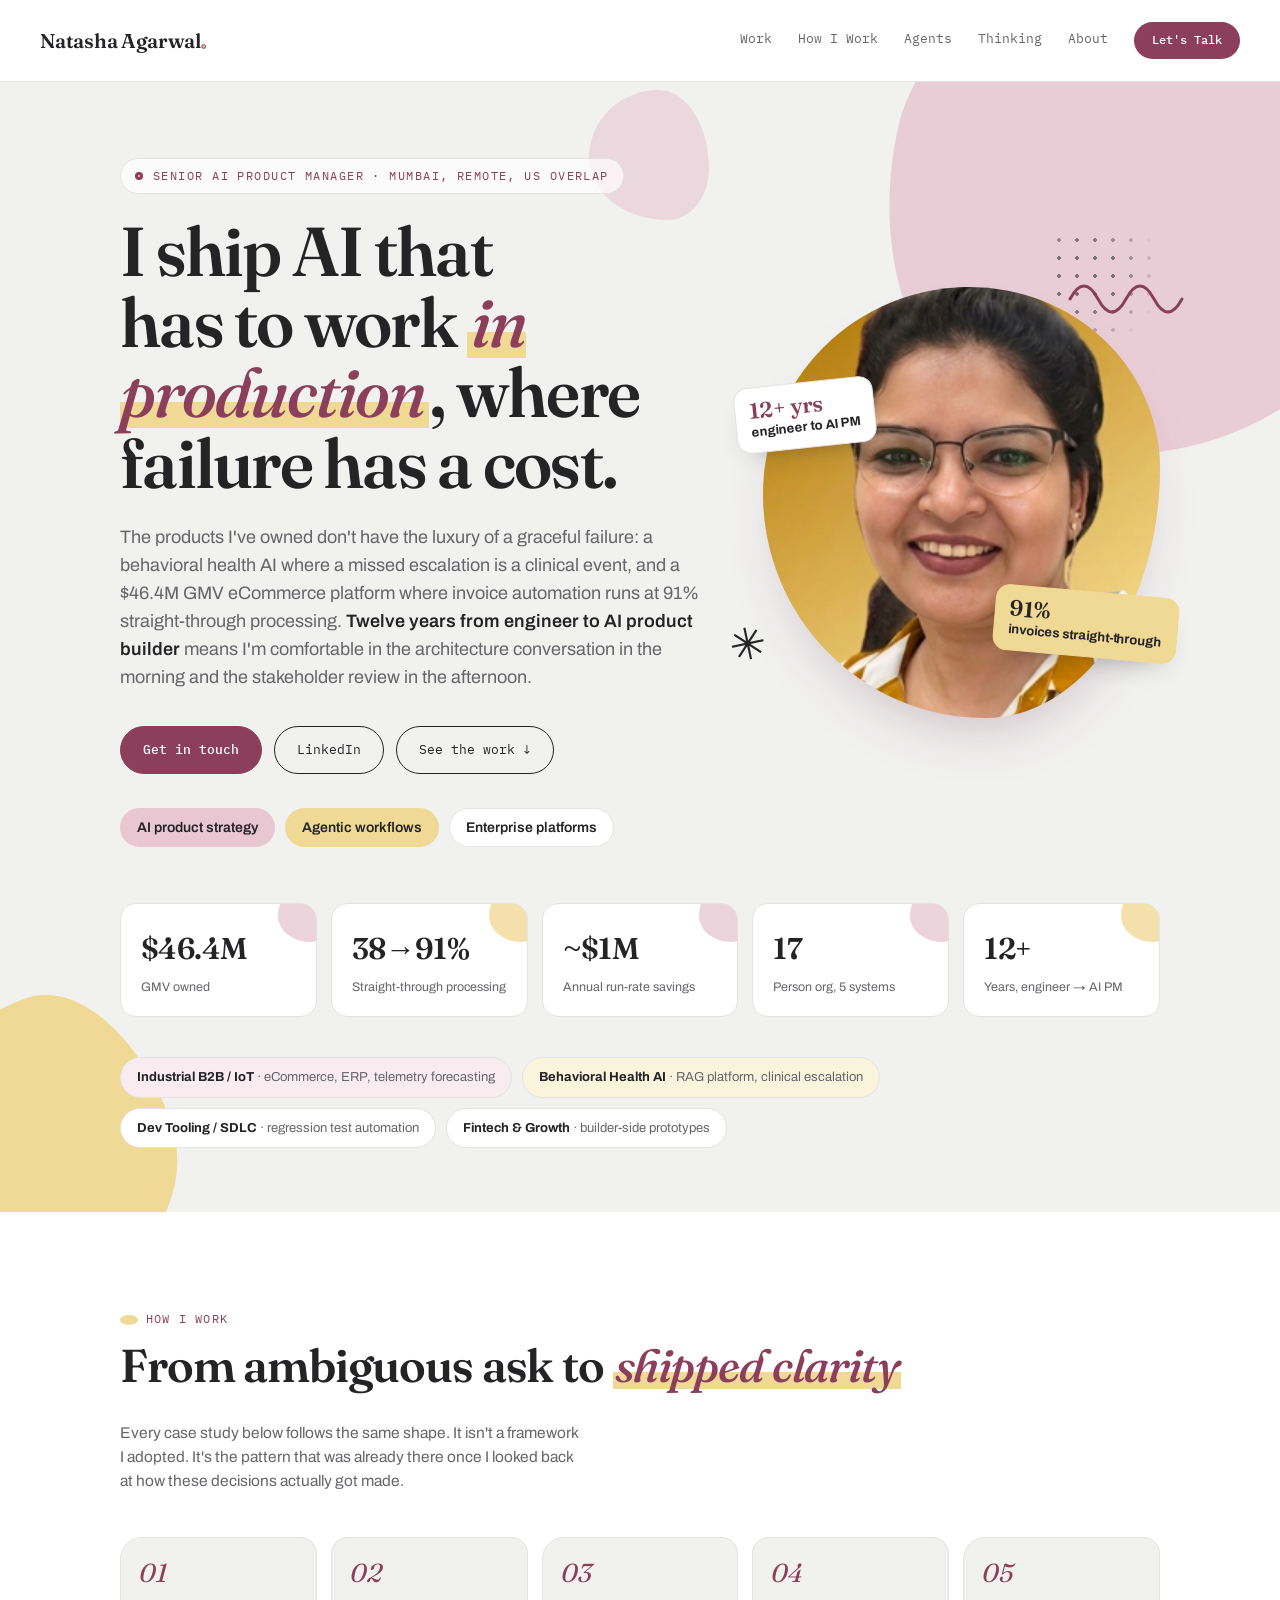
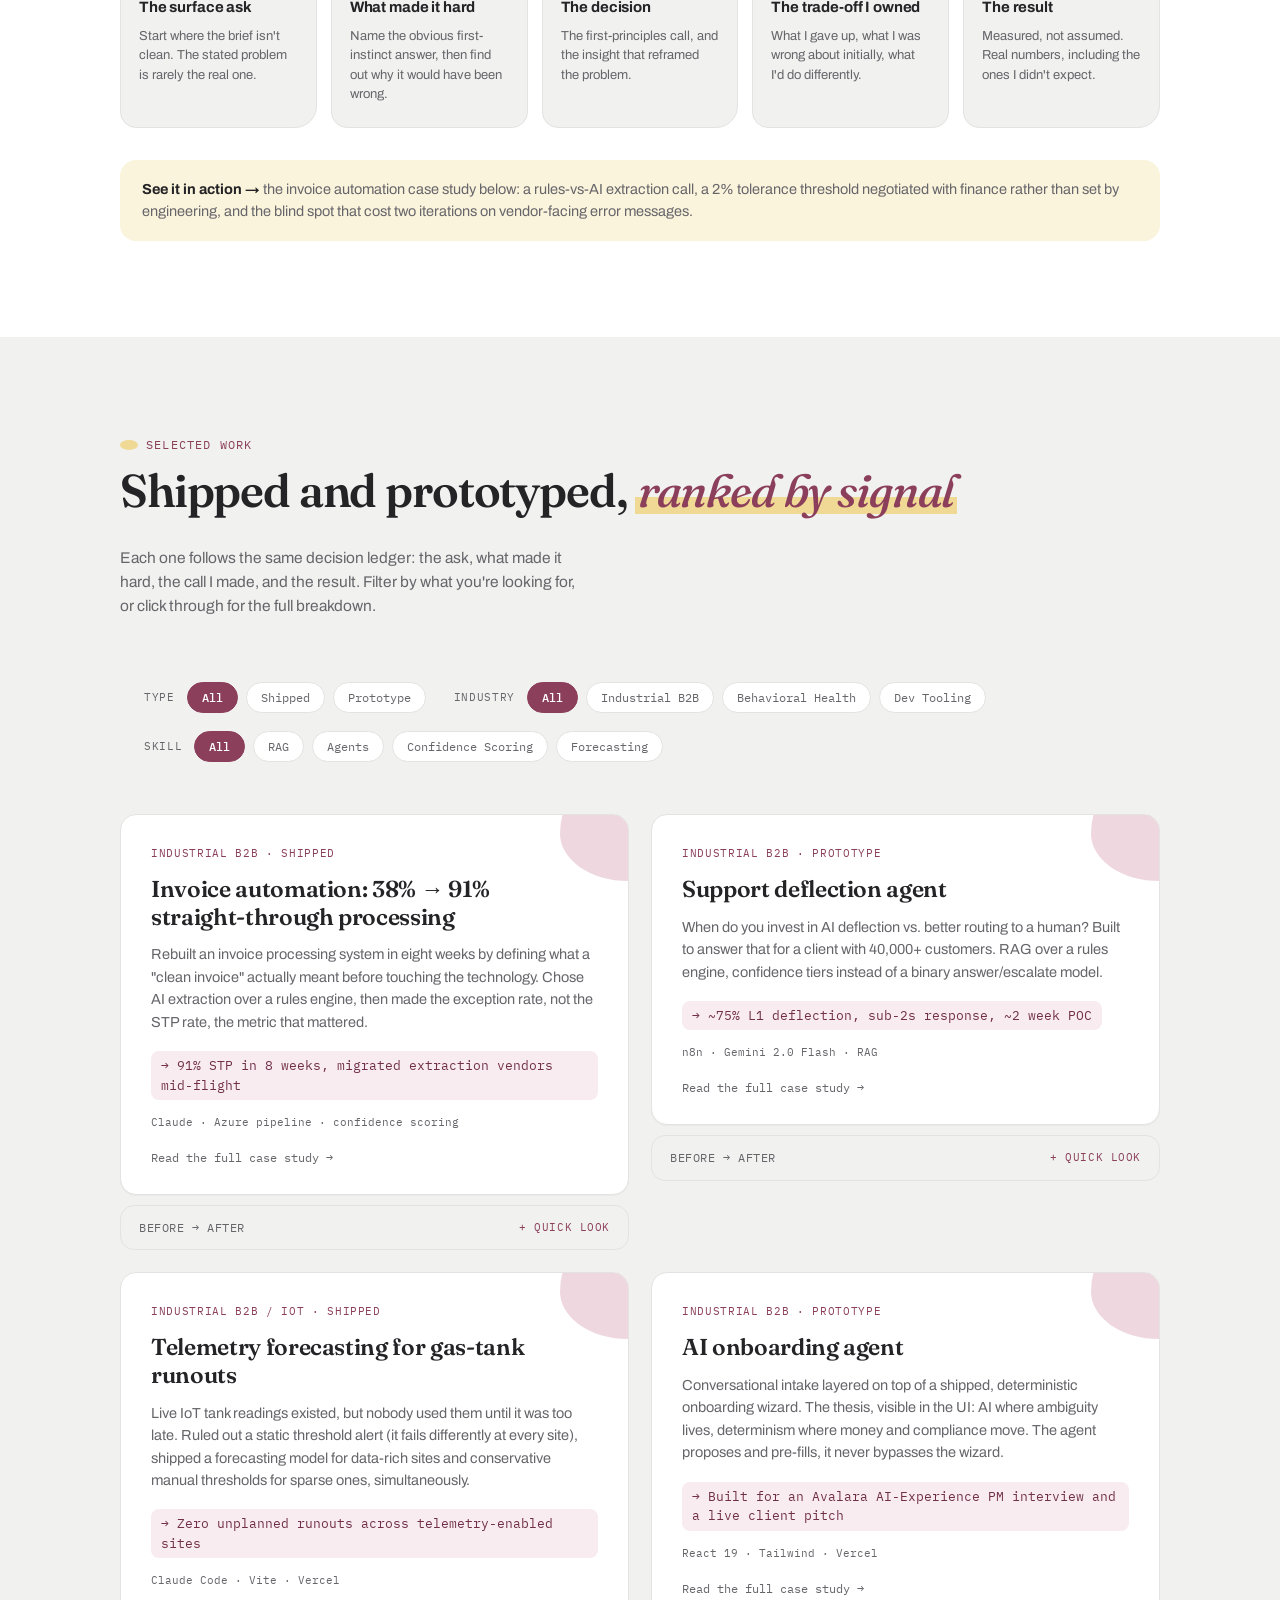
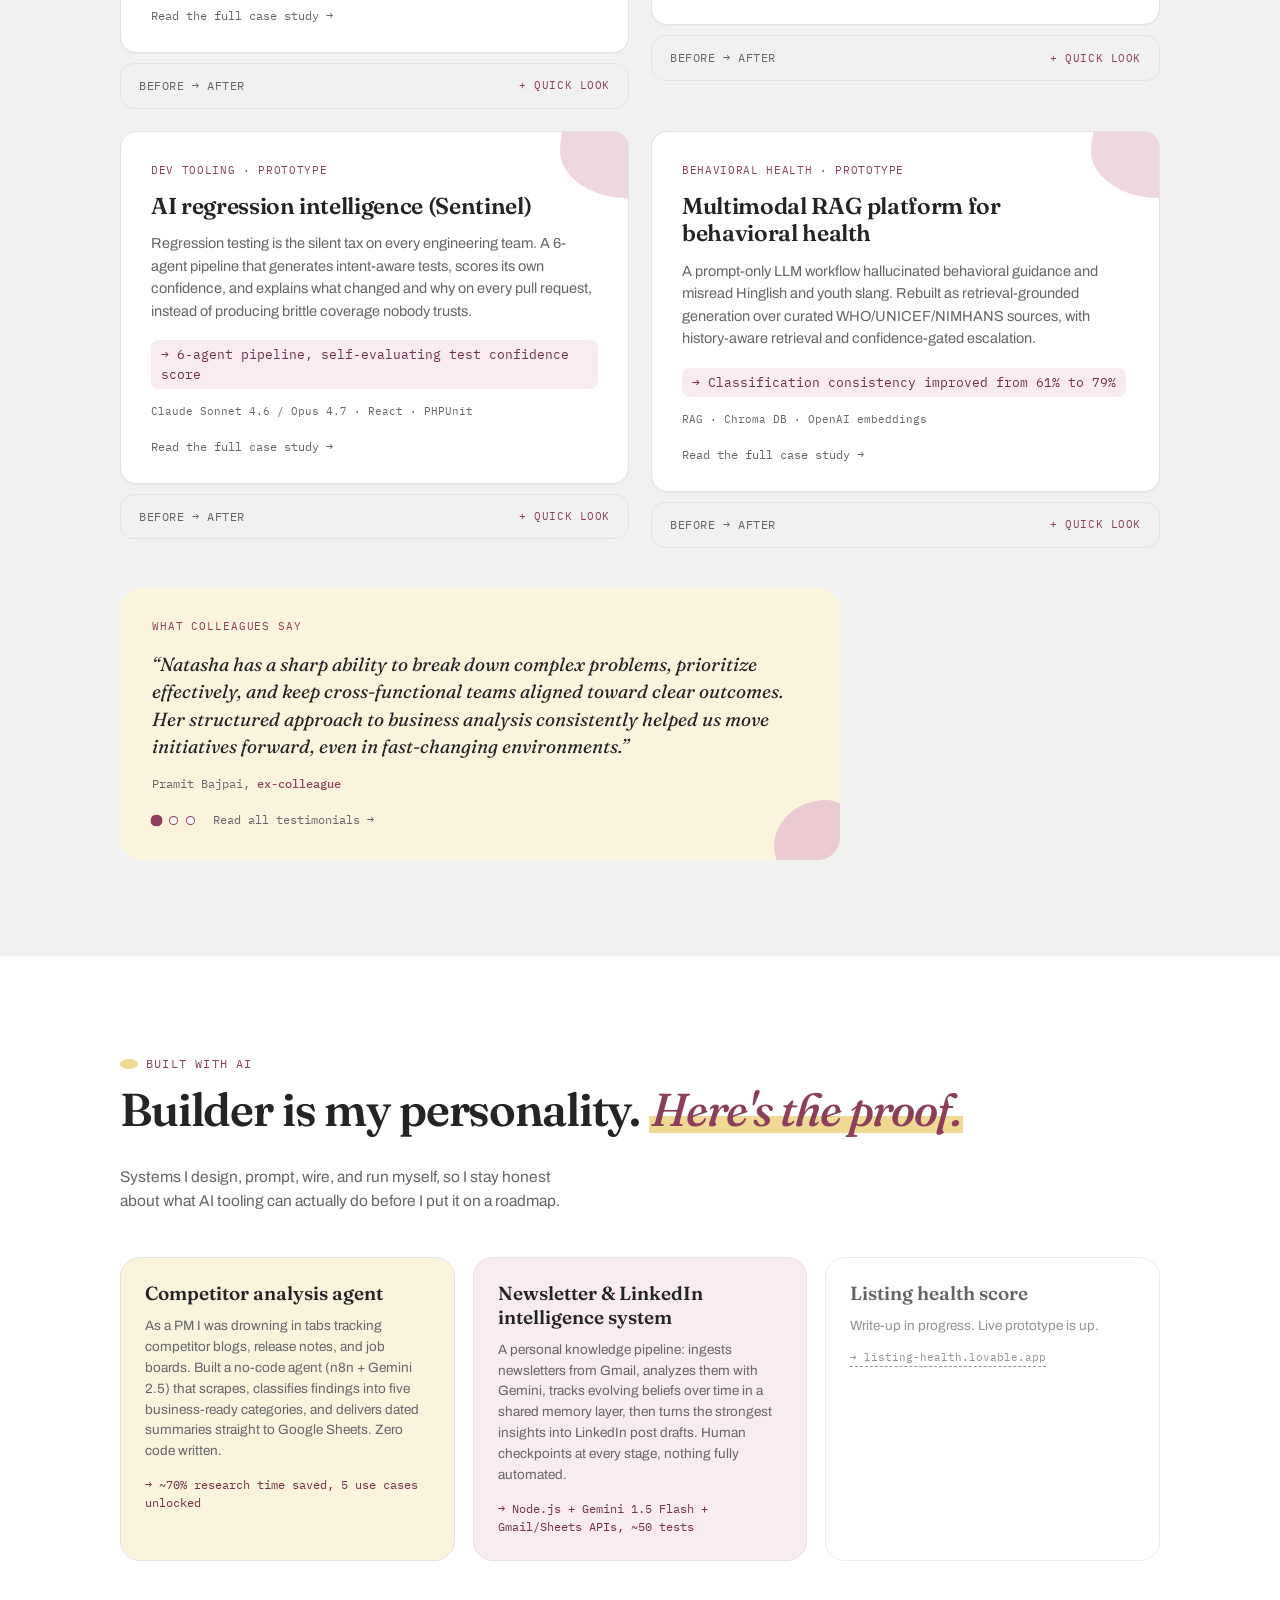
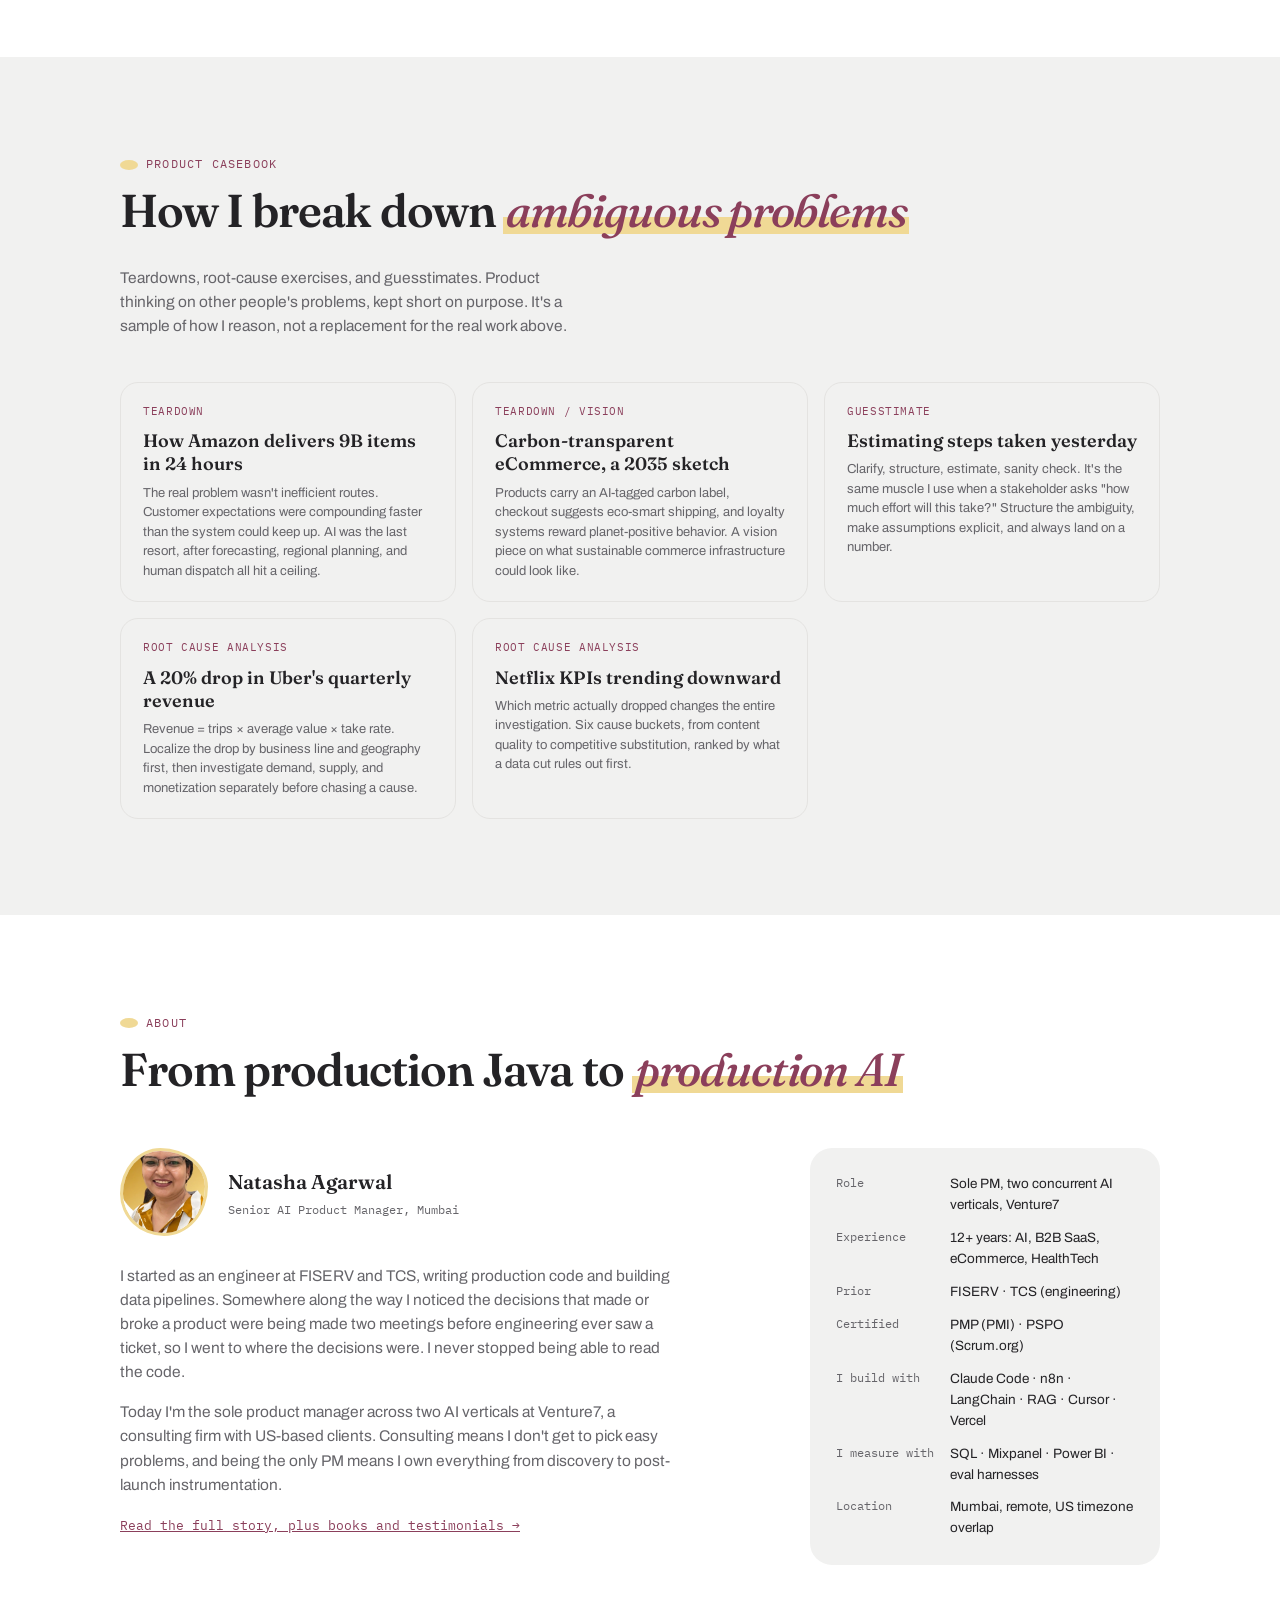
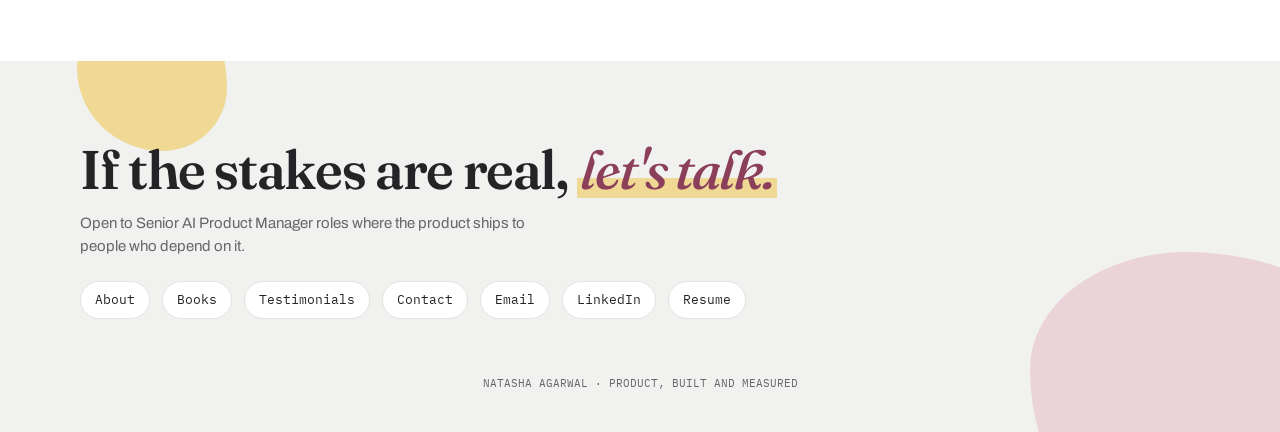
<file: index.html>
<!DOCTYPE html>
<html lang="en">
<head>
<meta charset="UTF-8">
<title>Natasha Agarwal | Senior AI Product Manager</title>
<meta name="description" content="Senior AI Product Manager. I ship AI that has to work in production, where failure has a cost.">
<meta name="viewport" content="width=device-width, initial-scale=1">
<link rel="icon" type="image/svg+xml" href="favicon.svg">
<meta property="og:type" content="website">
<meta property="og:title" content="Natasha Agarwal | Senior AI Product Manager">
<meta property="og:description" content="I ship AI that has to work in production, where failure has a cost.">
<meta property="og:image" content="images/og-image.png">
<meta name="twitter:card" content="summary_large_image">
<meta name="twitter:title" content="Natasha Agarwal | Senior AI Product Manager">
<meta name="twitter:description" content="I ship AI that has to work in production, where failure has a cost.">
<meta name="twitter:image" content="images/og-image.png">
<link rel="preconnect" href="https://fonts.googleapis.com">
<link rel="preconnect" href="https://fonts.gstatic.com" crossorigin>
<link href="https://fonts.googleapis.com/css2?family=Archivo:wght@400;500;600;700;900&family=Fraunces:ital,opsz,wght@0,9..144,400..800;1,9..144,400..800&family=IBM+Plex+Mono:wght@400;500&display=swap" rel="stylesheet">
<link rel="stylesheet" href="css/style.css">
</head>
<body>

<header>
  <div class="name">Natasha Agarwal<span class="dot">.</span></div>
  <nav>
    <a href="#work">Work</a>
    <a href="#how-i-work">How I Work</a>
    <a href="#agents">Agents</a>
    <a href="#casebook">Thinking</a>
    <a href="about.html">About</a>
    <a class="nav-cta" href="contact.html">Let's Talk</a>
  </nav>
</header>

<section class="hero-band">
  <div class="blob blob-blush" aria-hidden="true"></div>
  <div class="blob blob-butter" aria-hidden="true"></div>
  <div class="blob blob-blush-2" aria-hidden="true"></div>

  <div class="wrap">
    <div class="hero">
      <div class="hero-copy">
        <div class="role">Senior AI Product Manager · Mumbai, remote, US overlap</div>
        <h1>I ship AI that has to work <em>in production</em>, where failure has a cost.</h1>
        <p class="lede">The products I've owned don't have the luxury of a graceful failure: a behavioral health AI where a missed escalation is a clinical event, and a $46.4M GMV eCommerce platform where invoice automation runs at 91% straight-through processing. <b>Twelve years from engineer to AI product builder</b> means I'm comfortable in the architecture conversation in the morning and the stakeholder review in the afternoon.</p>
        <div class="hero-links">
          <a class="btn primary" href="mailto:natasha.agarwal.254@gmail.com">Get in touch</a>
          <a class="btn" href="http://www.linkedin.com/in/natasha1agarwal" target="_blank" rel="noopener">LinkedIn</a>
          <a class="btn" href="#work">See the work ↓</a>
        </div>
        <div class="hero-chips">
          <span class="hero-chip c-blush">AI product strategy</span>
          <span class="hero-chip c-butter">Agentic workflows</span>
          <span class="hero-chip c-white">Enterprise platforms</span>
        </div>
      </div>

      <div class="hero-visual">
        <div class="dots" style="right:-10px; top:-56px;" aria-hidden="true"></div>
        <svg class="squiggle" style="right:-26px; top:-18px;" width="120" height="52" viewBox="0 0 120 52" aria-hidden="true">
          <path d="M4 30 Q18 4 32 30 T60 30 T88 30 T116 30" fill="none" stroke="#8B3F5B" stroke-width="3" stroke-linecap="round"/>
        </svg>
        <span class="sparkle" style="left:-34px; bottom:12%;" aria-hidden="true">✳</span>
        <div class="blob-frame">
          <img src="images/natasha.png" alt="Natasha Agarwal, Senior AI Product Manager">
        </div>
        <div class="sticker s1"><b>12+ yrs</b>engineer to AI PM</div>
        <div class="sticker s2"><b>91%</b>invoices straight-through</div>
      </div>
    </div>

    <div class="stats">
      <div class="stat"><div class="val">$46.4M</div><div class="lbl">GMV owned</div></div>
      <div class="stat"><div class="val">38→91%</div><div class="lbl">Straight-through processing</div></div>
      <div class="stat"><div class="val">~$1M</div><div class="lbl">Annual run-rate savings</div></div>
      <div class="stat"><div class="val">17</div><div class="lbl">Person org, 5 systems</div></div>
      <div class="stat"><div class="val">12+</div><div class="lbl">Years, engineer → AI PM</div></div>
    </div>

    <div class="domains">
      <div class="domain"><b>Industrial B2B / IoT</b> · eCommerce, ERP, telemetry forecasting</div>
      <div class="domain"><b>Behavioral Health AI</b> · RAG platform, clinical escalation</div>
      <div class="domain"><b>Dev Tooling / SDLC</b> · regression test automation</div>
      <div class="domain"><b>Fintech &amp; Growth</b> · builder-side prototypes</div>
    </div>
  </div>
</section>

<section class="section" id="how-i-work">
  <div class="wrap">
    <div class="section-head">
      <div>
        <div class="section-label">How I work</div>
        <h2>From ambiguous ask to <em>shipped clarity</em></h2>
      </div>
      <p class="section-sub">Every case study below follows the same shape. It isn't a framework I adopted. It's the pattern that was already there once I looked back at how these decisions actually got made.</p>
    </div>
    <div class="flow">
      <div class="flow-step"><div class="n">01</div><div class="t">The surface ask</div><div class="d">Start where the brief isn't clean. The stated problem is rarely the real one.</div></div>
      <div class="flow-step"><div class="n">02</div><div class="t">What made it hard</div><div class="d">Name the obvious first-instinct answer, then find out why it would have been wrong.</div></div>
      <div class="flow-step"><div class="n">03</div><div class="t">The decision</div><div class="d">The first-principles call, and the insight that reframed the problem.</div></div>
      <div class="flow-step"><div class="n">04</div><div class="t">The trade-off I owned</div><div class="d">What I gave up, what I was wrong about initially, what I'd do differently.</div></div>
      <div class="flow-step"><div class="n">05</div><div class="t">The result</div><div class="d">Measured, not assumed. Real numbers, including the ones I didn't expect.</div></div>
    </div>
    <p class="flow-example"><b>See it in action →</b> the invoice automation case study below: a rules-vs-AI extraction call, a 2% tolerance threshold negotiated with finance rather than set by engineering, and the blind spot that cost two iterations on vendor-facing error messages.</p>
  </div>
</section>

<section class="section band-grey" id="work">
  <div class="wrap">
    <div class="section-head">
      <div>
        <div class="section-label">Selected work</div>
        <h2>Shipped and prototyped, <em>ranked by signal</em></h2>
      </div>
      <p class="section-sub">Each one follows the same decision ledger: the ask, what made it hard, the call I made, and the result. Filter by what you're looking for, or click through for the full breakdown.</p>
    </div>

    <div class="filter-bar">
      <div class="filter-group">
        <span class="filter-group-label">Type</span>
        <button type="button" class="chip active" data-group="type" data-value="all">All</button>
        <button type="button" class="chip" data-group="type" data-value="shipped">Shipped</button>
        <button type="button" class="chip" data-group="type" data-value="prototype">Prototype</button>
      </div>
      <div class="filter-group">
        <span class="filter-group-label">Industry</span>
        <button type="button" class="chip active" data-group="industry" data-value="all">All</button>
        <button type="button" class="chip" data-group="industry" data-value="industrial-b2b">Industrial B2B</button>
        <button type="button" class="chip" data-group="industry" data-value="behavioral-health">Behavioral Health</button>
        <button type="button" class="chip" data-group="industry" data-value="dev-tooling">Dev Tooling</button>
      </div>
      <div class="filter-group">
        <span class="filter-group-label">Skill</span>
        <button type="button" class="chip active" data-group="skill" data-value="all">All</button>
        <button type="button" class="chip" data-group="skill" data-value="rag">RAG</button>
        <button type="button" class="chip" data-group="skill" data-value="agents">Agents</button>
        <button type="button" class="chip" data-group="skill" data-value="confidence-scoring">Confidence Scoring</button>
        <button type="button" class="chip" data-group="skill" data-value="forecasting">Forecasting</button>
      </div>
    </div>

    <p class="filter-empty">No case studies match that combination. Try clearing a filter above.</p>

    <div class="cards">

      <div class="card-wrap" data-type="shipped" data-industry="industrial-b2b" data-skills="confidence-scoring ai-extraction">
        <a class="card" href="case-studies/invoice-automation.html">
          <div class="cat">Industrial B2B · Shipped</div>
          <h3>Invoice automation: 38% → 91% straight-through processing</h3>
          <p>Rebuilt an invoice processing system in eight weeks by defining what a "clean invoice" actually meant before touching the technology. Chose AI extraction over a rules engine, then made the exception rate, not the STP rate, the metric that mattered.</p>
          <div class="stat-line">→ 91% STP in 8 weeks, migrated extraction vendors mid-flight</div>
          <div class="tools mono">Claude · Azure pipeline · confidence scoring</div>
          <div class="read-more">Read the full case study →</div>
        </a>
        <details class="card-quicklook">
          <summary>Before → After</summary>
          <div class="quicklook-body">
            <div class="ba-row before"><span class="ba-label">Before</span><span>38% straight-through processing, one undifferentiated exception queue that skilled people triaged by hand all day.</span></div>
            <div class="ba-row after"><span class="ba-label">After</span><span>91% STP with three-bucket routing (auto-post, quick-review, true exception) and a finance-owned tolerance dial.</span></div>
            <div class="tag-row"><span class="tag">Industrial B2B</span><span class="tag">Shipped</span><span class="tag">Confidence Scoring</span></div>
          </div>
        </details>
      </div>

      <div class="card-wrap" data-type="prototype" data-industry="industrial-b2b" data-skills="rag agents confidence-scoring">
        <a class="card" href="case-studies/support-deflection-agent.html">
          <div class="cat">Industrial B2B · Prototype</div>
          <h3>Support deflection agent</h3>
          <p>When do you invest in AI deflection vs. better routing to a human? Built to answer that for a client with 40,000+ customers. RAG over a rules engine, confidence tiers instead of a binary answer/escalate model.</p>
          <div class="stat-line">→ ~75% L1 deflection, sub-2s response, ~2 week POC</div>
          <div class="tools mono">n8n · Gemini 2.0 Flash · RAG</div>
          <div class="read-more">Read the full case study →</div>
        </a>
        <details class="card-quicklook">
          <summary>Before → After</summary>
          <div class="quicklook-body">
            <div class="ba-row before"><span class="ba-label">Before</span><span>A rules-based intent system that broke on multi-part questions, ambiguous references, and every new policy edge case.</span></div>
            <div class="ba-row after"><span class="ba-label">After</span><span>RAG grounded in the knowledge base with three confidence tiers instead of a binary answer/escalate switch. ~75% L1 deflection.</span></div>
            <div class="tag-row"><span class="tag">Industrial B2B</span><span class="tag">Prototype</span><span class="tag">RAG</span><span class="tag">Agents</span></div>
          </div>
        </details>
      </div>

      <div class="card-wrap" data-type="shipped" data-industry="industrial-b2b" data-skills="forecasting">
        <a class="card" href="case-studies/telemetry-forecasting.html">
          <div class="cat">Industrial B2B / IoT · Shipped</div>
          <h3>Telemetry forecasting for gas-tank runouts</h3>
          <p>Live IoT tank readings existed, but nobody used them until it was too late. Ruled out a static threshold alert (it fails differently at every site), shipped a forecasting model for data-rich sites and conservative manual thresholds for sparse ones, simultaneously.</p>
          <div class="stat-line">→ Zero unplanned runouts across telemetry-enabled sites</div>
          <div class="tools mono">Claude Code · Vite · Vercel</div>
          <div class="read-more">Read the full case study →</div>
        </a>
        <details class="card-quicklook">
          <summary>Before → After</summary>
          <div class="quicklook-body">
            <div class="ba-row before"><span class="ba-label">Before</span><span>A static 20% tank-level threshold alert. It was the obvious fix, and the wrong one, because it means something different at every site.</span></div>
            <div class="ba-row after"><span class="ba-label">After</span><span>A forecasting model for data-rich sites and conservative manual thresholds for sparse ones, shipped simultaneously. Zero unplanned runouts.</span></div>
            <div class="tag-row"><span class="tag">Industrial B2B / IoT</span><span class="tag">Shipped</span><span class="tag">Forecasting</span></div>
          </div>
        </details>
      </div>

      <div class="card-wrap" data-type="prototype" data-industry="industrial-b2b" data-skills="agents confidence-scoring">
        <a class="card" href="case-studies/ai-onboarding-agent.html">
          <div class="cat">Industrial B2B · Prototype</div>
          <h3>AI onboarding agent</h3>
          <p>Conversational intake layered on top of a shipped, deterministic onboarding wizard. The thesis, visible in the UI: AI where ambiguity lives, determinism where money and compliance move. The agent proposes and pre-fills, it never bypasses the wizard.</p>
          <div class="stat-line">→ Built for an Avalara AI-Experience PM interview and a live client pitch</div>
          <div class="tools mono">React 19 · Tailwind · Vercel</div>
          <div class="read-more">Read the full case study →</div>
        </a>
        <details class="card-quicklook">
          <summary>Before → After</summary>
          <div class="quicklook-body">
            <div class="ba-row before"><span class="ba-label">Before</span><span>Onboarding as a form to decode: industry, affiliation, cylinder sizes, service options, one field at a time.</span></div>
            <div class="ba-row after"><span class="ba-label">After</span><span>Conversational intake that pre-fills the same deterministic wizard, every AI guess editable, only the wizard can submit.</span></div>
            <div class="tag-row"><span class="tag">Industrial B2B</span><span class="tag">Prototype</span><span class="tag">Agents</span><span class="tag">Confidence Scoring</span></div>
          </div>
        </details>
      </div>

      <div class="card-wrap" data-type="prototype" data-industry="dev-tooling" data-skills="agents evals">
        <a class="card" href="case-studies/ai-regression-intelligence.html">
          <div class="cat">Dev Tooling · Prototype</div>
          <h3>AI regression intelligence (Sentinel)</h3>
          <p>Regression testing is the silent tax on every engineering team. A 6-agent pipeline that generates intent-aware tests, scores its own confidence, and explains what changed and why on every pull request, instead of producing brittle coverage nobody trusts.</p>
          <div class="stat-line">→ 6-agent pipeline, self-evaluating test confidence score</div>
          <div class="tools mono">Claude Sonnet 4.6 / Opus 4.7 · React · PHPUnit</div>
          <div class="read-more">Read the full case study →</div>
        </a>
        <details class="card-quicklook">
          <summary>Before → After</summary>
          <div class="quicklook-body">
            <div class="ba-row before"><span class="ba-label">Before</span><span>AI-generated tests nobody trusted: brittle coverage with no visibility into why the model wrote what it wrote.</span></div>
            <div class="ba-row after"><span class="ba-label">After</span><span>A 6-agent pipeline with a self-evaluated test confidence score and a 9-stage trace panel making the reasoning auditable.</span></div>
            <div class="tag-row"><span class="tag">Dev Tooling</span><span class="tag">Prototype</span><span class="tag">Agents</span></div>
          </div>
        </details>
      </div>

      <div class="card-wrap" data-type="prototype" data-industry="behavioral-health" data-skills="rag">
        <a class="card" href="case-studies/behavioral-health-rag.html">
          <div class="cat">Behavioral Health · Prototype</div>
          <h3>Multimodal RAG platform for behavioral health</h3>
          <p>A prompt-only LLM workflow hallucinated behavioral guidance and misread Hinglish and youth slang. Rebuilt as retrieval-grounded generation over curated WHO/UNICEF/NIMHANS sources, with history-aware retrieval and confidence-gated escalation.</p>
          <div class="stat-line">→ Classification consistency improved from 61% to 79%</div>
          <div class="tools mono">RAG · Chroma DB · OpenAI embeddings</div>
          <div class="read-more">Read the full case study →</div>
        </a>
        <details class="card-quicklook">
          <summary>Before → After</summary>
          <div class="quicklook-body">
            <div class="ba-row before"><span class="ba-label">Before</span><span>A prompt-only LLM workflow: inconsistent emotional interpretation, weak Hinglish/slang understanding, hallucinated guidance.</span></div>
            <div class="ba-row after"><span class="ba-label">After</span><span>Retrieval-grounded generation over curated clinical sources with confidence-gated escalation. 61% → 79% classification consistency.</span></div>
            <div class="tag-row"><span class="tag">Behavioral Health</span><span class="tag">Prototype</span><span class="tag">RAG</span></div>
          </div>
        </details>
      </div>

    </div>

    <div class="testimonial-rotator">
      <div class="tr-kicker">What colleagues say</div>
      <div class="tr-track"></div>
      <div class="tr-dots"></div>
    </div>
  </div>
</section>

<section class="section" id="agents">
  <div class="wrap">
    <div class="section-head">
      <div>
        <div class="section-label">Built with AI</div>
        <h2>Builder is my personality. <em>Here's the proof.</em></h2>
      </div>
      <p class="section-sub">Systems I design, prompt, wire, and run myself, so I stay honest about what AI tooling can actually do before I put it on a roadmap.</p>
    </div>
    <div class="builder-grid">
      <div class="builder-card">
        <div class="t">Competitor analysis agent</div>
        <div class="d">As a PM I was drowning in tabs tracking competitor blogs, release notes, and job boards. Built a no-code agent (n8n + Gemini 2.5) that scrapes, classifies findings into five business-ready categories, and delivers dated summaries straight to Google Sheets. Zero code written.</div>
        <span class="stat-line">→ ~70% research time saved, 5 use cases unlocked</span>
      </div>
      <div class="builder-card">
        <div class="t">Newsletter &amp; LinkedIn intelligence system</div>
        <div class="d">A personal knowledge pipeline: ingests newsletters from Gmail, analyzes them with Gemini, tracks evolving beliefs over time in a shared memory layer, then turns the strongest insights into LinkedIn post drafts. Human checkpoints at every stage, nothing fully automated.</div>
        <span class="stat-line">→ Node.js + Gemini 1.5 Flash + Gmail/Sheets APIs, ~50 tests</span>
      </div>
      <div class="builder-card stub">
        <div class="t">Listing health score</div>
        <div class="d">Write-up in progress. Live prototype is up.</div>
        <a class="proto-link" href="https://listing-health.lovable.app/" target="_blank" rel="noopener">→ listing-health.lovable.app</a>
      </div>
    </div>
  </div>
</section>

<section class="section band-grey" id="casebook">
  <div class="wrap">
    <div class="section-head">
      <div>
        <div class="section-label">Product casebook</div>
        <h2>How I break down <em>ambiguous problems</em></h2>
      </div>
      <p class="section-sub">Teardowns, root-cause exercises, and guesstimates. Product thinking on other people's problems, kept short on purpose. It's a sample of how I reason, not a replacement for the real work above.</p>
    </div>
    <div class="casebook-grid">

      <div class="casebook-card">
        <div class="cat">Teardown</div>
        <h4>How Amazon delivers 9B items in 24 hours</h4>
        <p>The real problem wasn't inefficient routes. Customer expectations were compounding faster than the system could keep up. AI was the last resort, after forecasting, regional planning, and human dispatch all hit a ceiling.</p>
      </div>

      <div class="casebook-card">
        <div class="cat">Teardown / Vision</div>
        <h4>Carbon-transparent eCommerce, a 2035 sketch</h4>
        <p>Products carry an AI-tagged carbon label, checkout suggests eco-smart shipping, and loyalty systems reward planet-positive behavior. A vision piece on what sustainable commerce infrastructure could look like.</p>
      </div>

      <div class="casebook-card">
        <div class="cat">Guesstimate</div>
        <h4>Estimating steps taken yesterday</h4>
        <p>Clarify, structure, estimate, sanity check. It's the same muscle I use when a stakeholder asks "how much effort will this take?" Structure the ambiguity, make assumptions explicit, and always land on a number.</p>
      </div>

      <div class="casebook-card">
        <div class="cat">Root Cause Analysis</div>
        <h4>A 20% drop in Uber's quarterly revenue</h4>
        <p>Revenue = trips × average value × take rate. Localize the drop by business line and geography first, then investigate demand, supply, and monetization separately before chasing a cause.</p>
      </div>

      <div class="casebook-card">
        <div class="cat">Root Cause Analysis</div>
        <h4>Netflix KPIs trending downward</h4>
        <p>Which metric actually dropped changes the entire investigation. Six cause buckets, from content quality to competitive substitution, ranked by what a data cut rules out first.</p>
      </div>

    </div>
  </div>
</section>

<section class="section" id="about">
  <div class="wrap">
    <div class="section-head">
      <div>
        <div class="section-label">About</div>
        <h2>From production Java to <em>production AI</em></h2>
      </div>
    </div>
    <div class="about-grid">
      <div>
        <div class="avatar-row">
          <img class="avatar" src="images/natasha.png" alt="Natasha Agarwal">
          <div class="who">
            <div class="n">Natasha Agarwal</div>
            <div class="r">Senior AI Product Manager, Mumbai</div>
          </div>
        </div>
        <p>I started as an engineer at FISERV and TCS, writing production code and building data pipelines. Somewhere along the way I noticed the decisions that made or broke a product were being made two meetings before engineering ever saw a ticket, so I went to where the decisions were. I never stopped being able to read the code.</p>
        <p>Today I'm the sole product manager across two AI verticals at Venture7, a consulting firm with US-based clients. Consulting means I don't get to pick easy problems, and being the only PM means I own everything from discovery to post-launch instrumentation.</p>
        <p><a href="about.html" style="font-family:'IBM Plex Mono',monospace; font-size:13px; color:var(--rose);">Read the full story, plus books and testimonials →</a></p>
      </div>
      <div class="about-facts">
        <dl>
          <dt>Role</dt><dd>Sole PM, two concurrent AI verticals, Venture7</dd>
          <dt>Experience</dt><dd>12+ years: AI, B2B SaaS, eCommerce, HealthTech</dd>
          <dt>Prior</dt><dd>FISERV · TCS (engineering)</dd>
          <dt>Certified</dt><dd>PMP (PMI) · PSPO (Scrum.org)</dd>
          <dt>I build with</dt><dd>Claude Code · n8n · LangChain · RAG · Cursor · Vercel</dd>
          <dt>I measure with</dt><dd>SQL · Mixpanel · Power BI · eval harnesses</dd>
          <dt>Location</dt><dd>Mumbai, remote, US timezone overlap</dd>
        </dl>
      </div>
    </div>
  </div>
</section>

<footer>
  <div class="footer-inner">
    <div>
      <h2>If the stakes are real, <em>let's talk.</em></h2>
      <p>Open to Senior AI Product Manager roles where the product ships to people who depend on it.</p>
      <div class="footer-links">
        <a href="about.html">About</a>
        <a href="books.html">Books</a>
        <a href="testimonials.html">Testimonials</a>
        <a href="contact.html">Contact</a>
        <a href="mailto:natasha.agarwal.254@gmail.com">Email</a>
        <a href="http://www.linkedin.com/in/natasha1agarwal" target="_blank" rel="noopener">LinkedIn</a>
        <a href="https://drive.google.com/file/d/16q6CAsI4wkckho32H79r2ci5qpHesmND/view?usp=sharing" target="_blank" rel="noopener">Resume</a>
      </div>
    </div>
  </div>
  <div class="footer-meta">NATASHA AGARWAL · PRODUCT, BUILT AND MEASURED</div>
</footer>

<script src="js/showcase.js"></script>
</body>
</html>
</file>
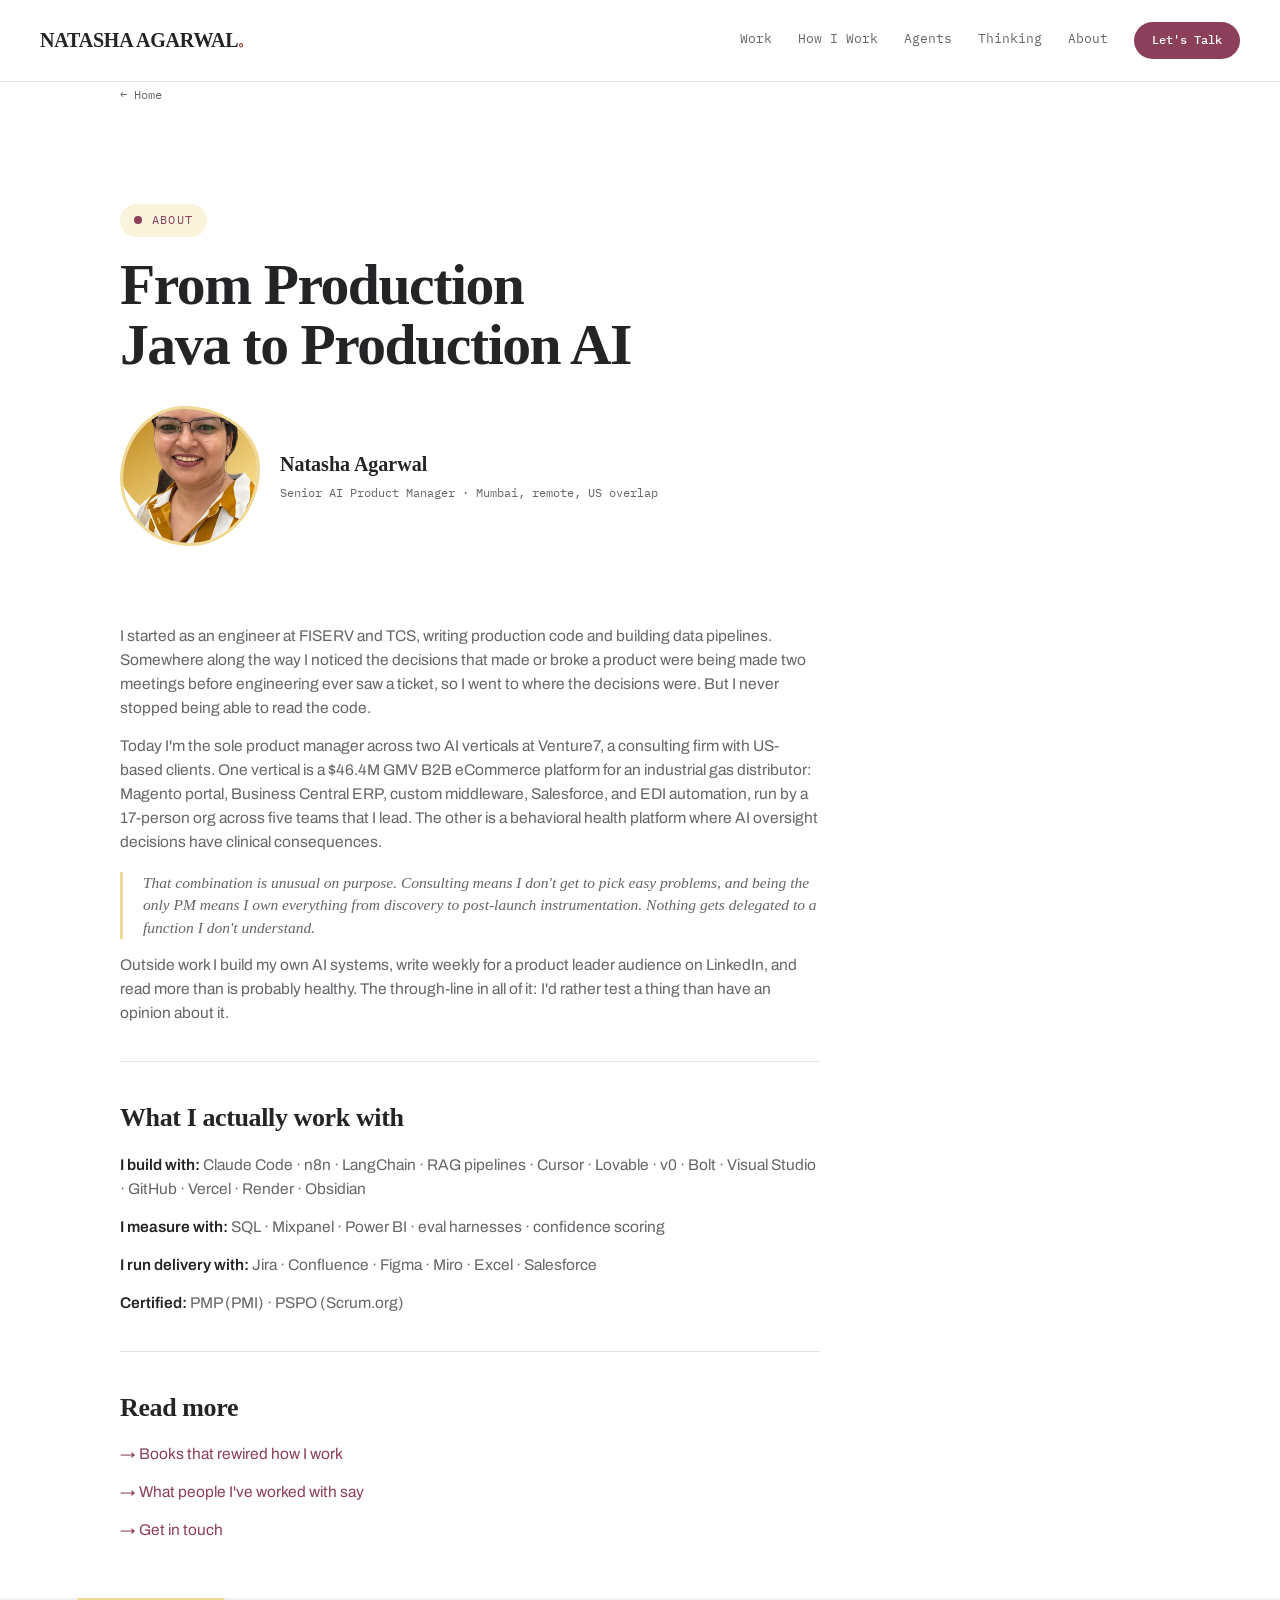
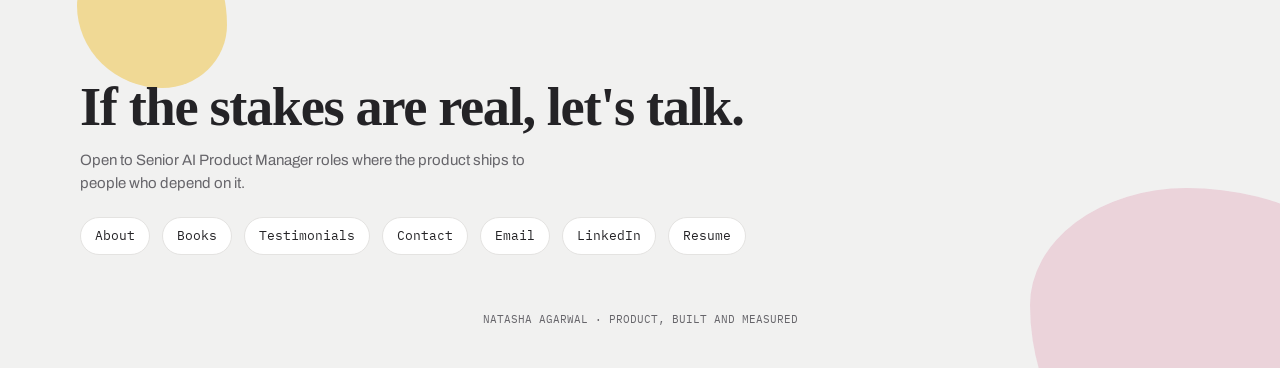
<file: about.html>
<!DOCTYPE html>
<html lang="en">
<head>
<meta charset="UTF-8">
<title>About | Natasha Agarwal</title>
<meta name="description" content="From production Java to production AI. Sole PM across two AI verticals at Venture7, 12+ years from engineer to AI product builder.">
<meta name="viewport" content="width=device-width, initial-scale=1">
<link rel="icon" type="image/svg+xml" href="favicon.svg">
<link rel="preconnect" href="https://fonts.googleapis.com">
<link href="https://fonts.googleapis.com/css2?family=Archivo:wght@400;500;700;900&family=IBM+Plex+Mono:wght@400;500&display=swap" rel="stylesheet">
<link rel="stylesheet" href="css/style.css">
</head>
<body>

<header>
  <div class="name"><a href="index.html" style="text-decoration:none;color:inherit;">NATASHA AGARWAL<span class="dot">.</span></a></div>
  <nav>
    <a href="index.html#work">Work</a>
    <a href="index.html#how-i-work">How I Work</a>
    <a href="index.html#agents">Agents</a>
    <a href="index.html#casebook">Thinking</a>
    <a href="about.html">About</a>
    <a class="nav-cta" href="contact.html">Let's Talk</a>
  </nav>
</header>

<div class="wrap">
  <a class="back-link" href="index.html">← Home</a>

  <section class="page-hero">
    <div class="page-kicker">About</div>
    <h1 class="page-title">From Production Java to Production AI</h1>
    <div class="avatar-row" style="margin-top:30px;">
      <img class="avatar large" src="images/natasha.png" alt="Natasha Agarwal">
      <div class="who">
        <div class="n" style="font-size:20px;">Natasha Agarwal</div>
        <div class="r">Senior AI Product Manager · Mumbai, remote, US overlap</div>
      </div>
    </div>
  </section>

  <div class="ledger" style="max-width:700px;">
    <div class="ledger-block">
      <p>I started as an engineer at FISERV and TCS, writing production code and building data pipelines. Somewhere along the way I noticed the decisions that made or broke a product were being made two meetings before engineering ever saw a ticket, so I went to where the decisions were. But I never stopped being able to read the code.</p>
      <p>Today I'm the sole product manager across two AI verticals at Venture7, a consulting firm with US-based clients. One vertical is a $46.4M GMV B2B eCommerce platform for an industrial gas distributor: Magento portal, Business Central ERP, custom middleware, Salesforce, and EDI automation, run by a 17-person org across five teams that I lead. The other is a behavioral health platform where AI oversight decisions have clinical consequences.</p>
      <p class="pull">That combination is unusual on purpose. Consulting means I don't get to pick easy problems, and being the only PM means I own everything from discovery to post-launch instrumentation. Nothing gets delegated to a function I don't understand.</p>
      <p>Outside work I build my own AI systems, write weekly for a product leader audience on LinkedIn, and read more than is probably healthy. The through-line in all of it: I'd rather test a thing than have an opinion about it.</p>
    </div>

    <div class="ledger-block">
      <h3>What I actually work with</h3>
      <p><strong>I build with:</strong> Claude Code · n8n · LangChain · RAG pipelines · Cursor · Lovable · v0 · Bolt · Visual Studio · GitHub · Vercel · Render · Obsidian</p>
      <p><strong>I measure with:</strong> SQL · Mixpanel · Power BI · eval harnesses · confidence scoring</p>
      <p><strong>I run delivery with:</strong> Jira · Confluence · Figma · Miro · Excel · Salesforce</p>
      <p><strong>Certified:</strong> PMP (PMI) · PSPO (Scrum.org)</p>
    </div>

    <div class="ledger-block">
      <h3>Read more</h3>
      <p><a href="books.html" style="color:var(--accent); text-decoration:none;">→ Books that rewired how I work</a></p>
      <p><a href="testimonials.html" style="color:var(--accent); text-decoration:none;">→ What people I've worked with say</a></p>
      <p><a href="contact.html" style="color:var(--accent); text-decoration:none;">→ Get in touch</a></p>
    </div>
  </div>
</div>

<footer>
  <div class="footer-inner">
    <div>
      <h2>If the stakes are real, let's talk.</h2>
      <p>Open to Senior AI Product Manager roles where the product ships to people who depend on it.</p>
      <div class="footer-links">
        <a href="about.html">About</a>
        <a href="books.html">Books</a>
        <a href="testimonials.html">Testimonials</a>
        <a href="contact.html">Contact</a>
        <a href="mailto:natasha.agarwal.254@gmail.com">Email</a>
        <a href="http://www.linkedin.com/in/natasha1agarwal" target="_blank" rel="noopener">LinkedIn</a>
        <a href="https://drive.google.com/file/d/16q6CAsI4wkckho32H79r2ci5qpHesmND/view?usp=sharing" target="_blank" rel="noopener">Resume</a>
      </div>
    </div>
  </div>
  <div class="footer-meta">NATASHA AGARWAL · PRODUCT, BUILT AND MEASURED</div>
</footer>

</body>
</html>
</file>
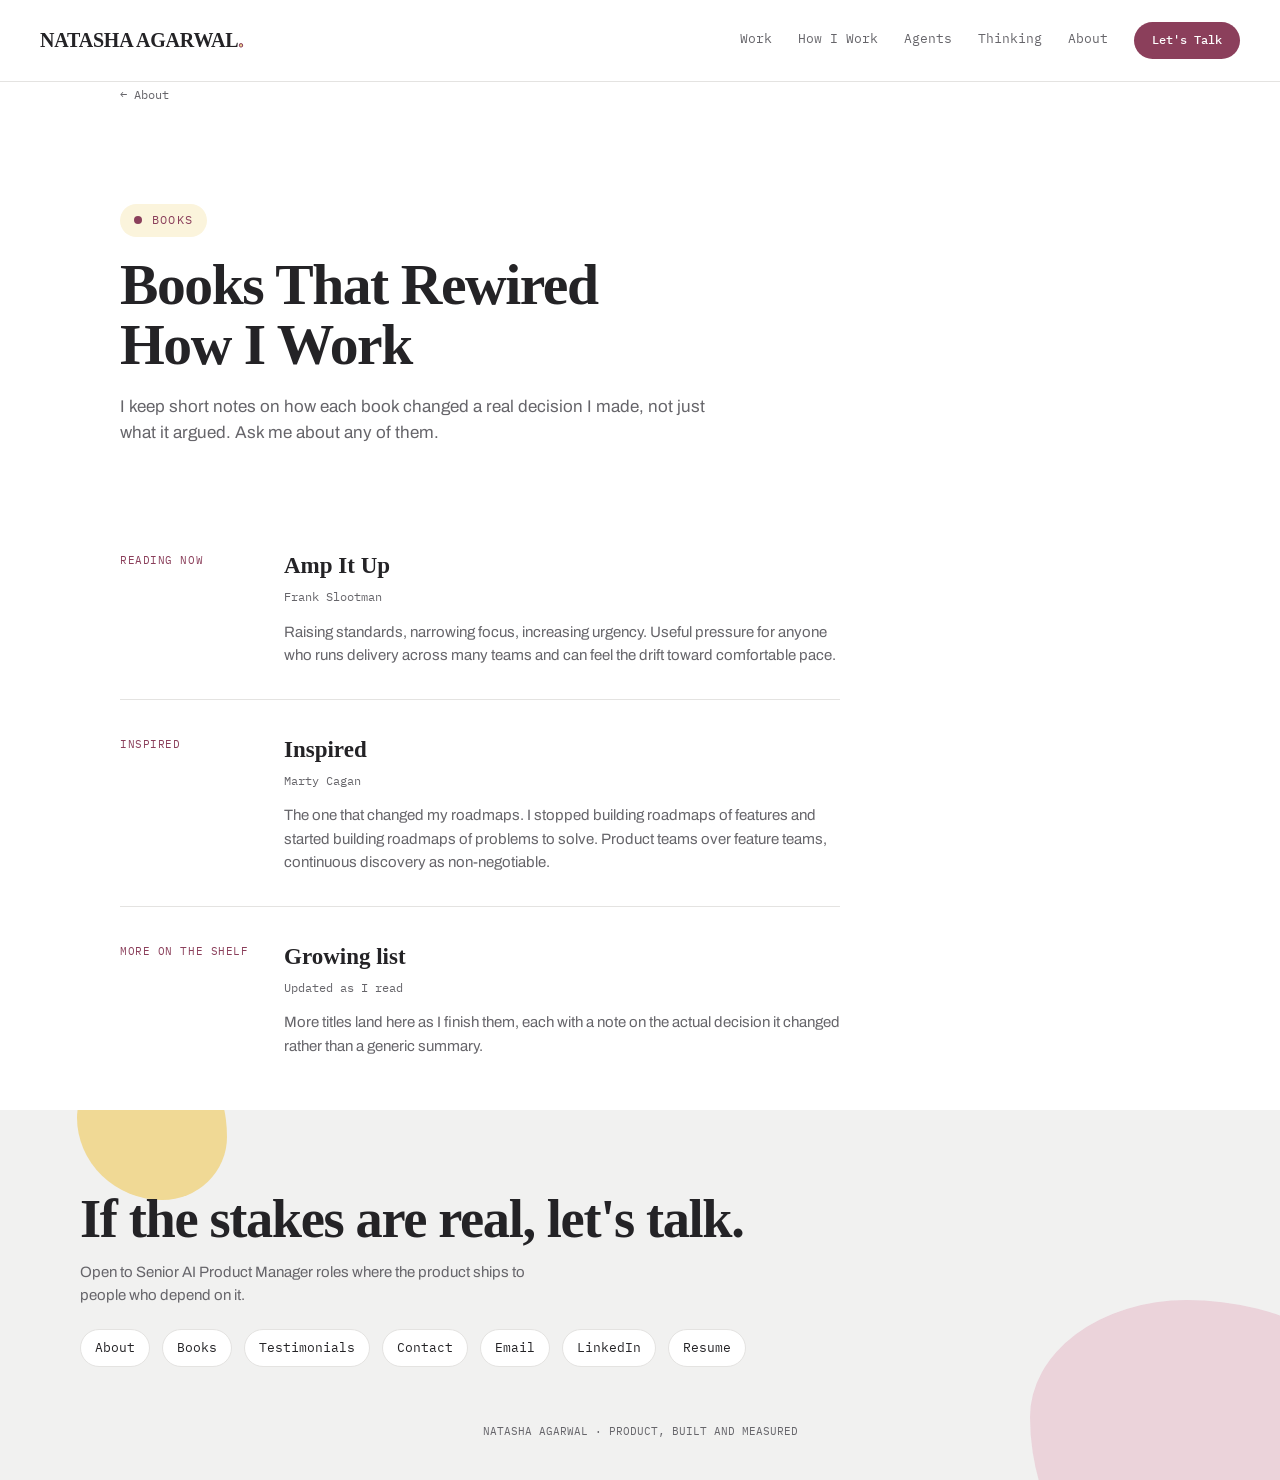
<file: books.html>
<!DOCTYPE html>
<html lang="en">
<head>
<meta charset="UTF-8">
<title>Books | Natasha Agarwal</title>
<meta name="description" content="Books that rewired how Natasha Agarwal works, and the real decisions each one changed.">
<meta name="viewport" content="width=device-width, initial-scale=1">
<link rel="icon" type="image/svg+xml" href="favicon.svg">
<link rel="preconnect" href="https://fonts.googleapis.com">
<link href="https://fonts.googleapis.com/css2?family=Archivo:wght@400;500;700;900&family=IBM+Plex+Mono:wght@400;500&display=swap" rel="stylesheet">
<link rel="stylesheet" href="css/style.css">
</head>
<body>

<header>
  <div class="name"><a href="index.html" style="text-decoration:none;color:inherit;">NATASHA AGARWAL<span class="dot">.</span></a></div>
  <nav>
    <a href="index.html#work">Work</a>
    <a href="index.html#how-i-work">How I Work</a>
    <a href="index.html#agents">Agents</a>
    <a href="index.html#casebook">Thinking</a>
    <a href="about.html">About</a>
    <a class="nav-cta" href="contact.html">Let's Talk</a>
  </nav>
</header>

<div class="wrap">
  <a class="back-link" href="about.html">← About</a>

  <section class="page-hero">
    <div class="page-kicker">Books</div>
    <h1 class="page-title">Books That Rewired How I Work</h1>
    <p class="page-dek">I keep short notes on how each book changed a real decision I made, not just what it argued. Ask me about any of them.</p>
  </section>

  <div class="book-list">
    <div class="book">
      <div class="status">Reading now</div>
      <div>
        <h3>Amp It Up</h3>
        <div class="author">Frank Slootman</div>
        <p>Raising standards, narrowing focus, increasing urgency. Useful pressure for anyone who runs delivery across many teams and can feel the drift toward comfortable pace.</p>
      </div>
    </div>

    <div class="book">
      <div class="status">Inspired</div>
      <div>
        <h3>Inspired</h3>
        <div class="author">Marty Cagan</div>
        <p>The one that changed my roadmaps. I stopped building roadmaps of features and started building roadmaps of problems to solve. Product teams over feature teams, continuous discovery as non-negotiable.</p>
      </div>
    </div>

    <div class="book">
      <div class="status">More on the shelf</div>
      <div>
        <h3>Growing list</h3>
        <div class="author">Updated as I read</div>
        <p>More titles land here as I finish them, each with a note on the actual decision it changed rather than a generic summary.</p>
      </div>
    </div>
  </div>
</div>

<footer>
  <div class="footer-inner">
    <div>
      <h2>If the stakes are real, let's talk.</h2>
      <p>Open to Senior AI Product Manager roles where the product ships to people who depend on it.</p>
      <div class="footer-links">
        <a href="about.html">About</a>
        <a href="books.html">Books</a>
        <a href="testimonials.html">Testimonials</a>
        <a href="contact.html">Contact</a>
        <a href="mailto:natasha.agarwal.254@gmail.com">Email</a>
        <a href="http://www.linkedin.com/in/natasha1agarwal" target="_blank" rel="noopener">LinkedIn</a>
        <a href="https://drive.google.com/file/d/16q6CAsI4wkckho32H79r2ci5qpHesmND/view?usp=sharing" target="_blank" rel="noopener">Resume</a>
      </div>
    </div>
  </div>
  <div class="footer-meta">NATASHA AGARWAL · PRODUCT, BUILT AND MEASURED</div>
</footer>

</body>
</html>
</file>
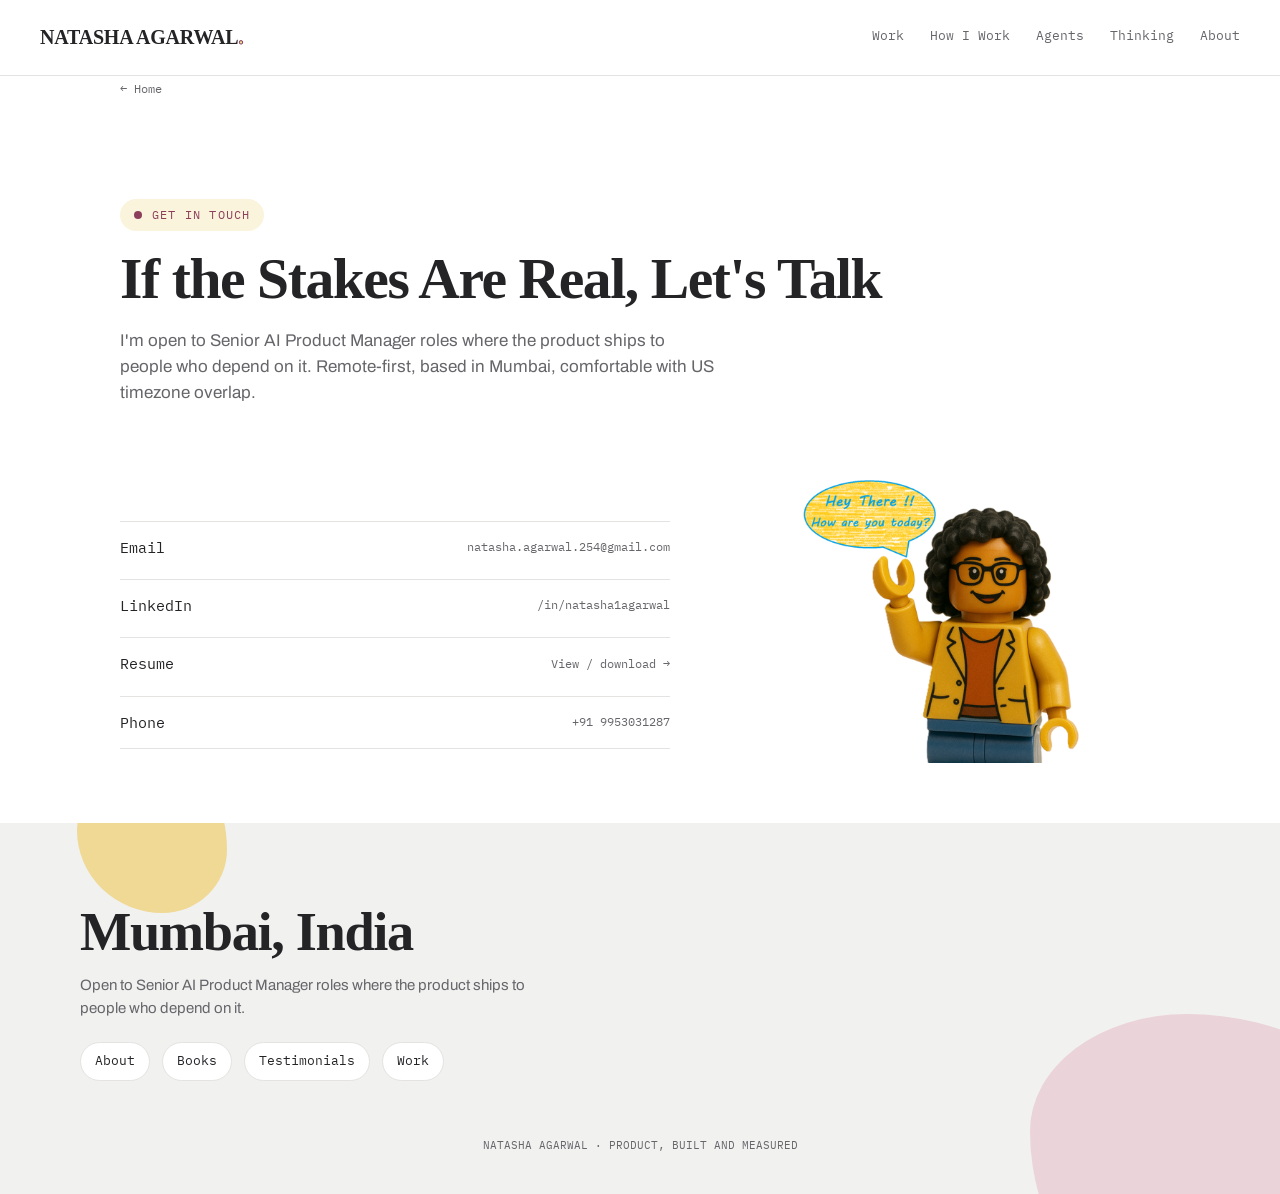
<file: contact.html>
<!DOCTYPE html>
<html lang="en">
<head>
<meta charset="UTF-8">
<title>Contact | Natasha Agarwal</title>
<meta name="description" content="Get in touch with Natasha Agarwal, Senior AI Product Manager, open to roles where the product ships to people who depend on it.">
<meta name="viewport" content="width=device-width, initial-scale=1">
<link rel="icon" type="image/svg+xml" href="favicon.svg">
<link rel="preconnect" href="https://fonts.googleapis.com">
<link href="https://fonts.googleapis.com/css2?family=Archivo:wght@400;500;700;900&family=IBM+Plex+Mono:wght@400;500&display=swap" rel="stylesheet">
<link rel="stylesheet" href="css/style.css">
</head>
<body>

<header>
  <div class="name"><a href="index.html" style="text-decoration:none;color:inherit;">NATASHA AGARWAL<span class="dot">.</span></a></div>
  <nav>
    <a href="index.html#work">Work</a>
    <a href="index.html#how-i-work">How I Work</a>
    <a href="index.html#agents">Agents</a>
    <a href="index.html#casebook">Thinking</a>
    <a href="about.html">About</a>
  </nav>
</header>

<div class="wrap">
  <a class="back-link" href="index.html">← Home</a>

  <section class="page-hero">
    <div class="page-kicker">Get in touch</div>
    <h1 class="page-title">If the Stakes Are Real, Let's Talk</h1>
    <p class="page-dek">I'm open to Senior AI Product Manager roles where the product ships to people who depend on it. Remote-first, based in Mumbai, comfortable with US timezone overlap.</p>
  </section>

  <div class="contact-grid">
    <div>
      <div class="contact-list">
        <a href="mailto:natasha.agarwal.254@gmail.com">Email <span>natasha.agarwal.254@gmail.com</span></a>
        <a href="http://www.linkedin.com/in/natasha1agarwal" target="_blank" rel="noopener">LinkedIn <span>/in/natasha1agarwal</span></a>
        <a href="https://drive.google.com/file/d/16q6CAsI4wkckho32H79r2ci5qpHesmND/view?usp=sharing" target="_blank" rel="noopener">Resume <span>View / download →</span></a>
        <a href="tel:+919953031287">Phone <span>+91 9953031287</span></a>
      </div>
    </div>
    <div class="contact-illustration">
      <img src="images/hey-there.png" alt="">
    </div>
  </div>
</div>

<footer>
  <div class="footer-inner">
    <div>
      <h2>Mumbai, India</h2>
      <p>Open to Senior AI Product Manager roles where the product ships to people who depend on it.</p>
      <div class="footer-links">
        <a href="about.html">About</a>
        <a href="books.html">Books</a>
        <a href="testimonials.html">Testimonials</a>
        <a href="index.html">Work</a>
      </div>
    </div>
  </div>
  <div class="footer-meta">NATASHA AGARWAL · PRODUCT, BUILT AND MEASURED</div>
</footer>

</body>
</html>
</file>
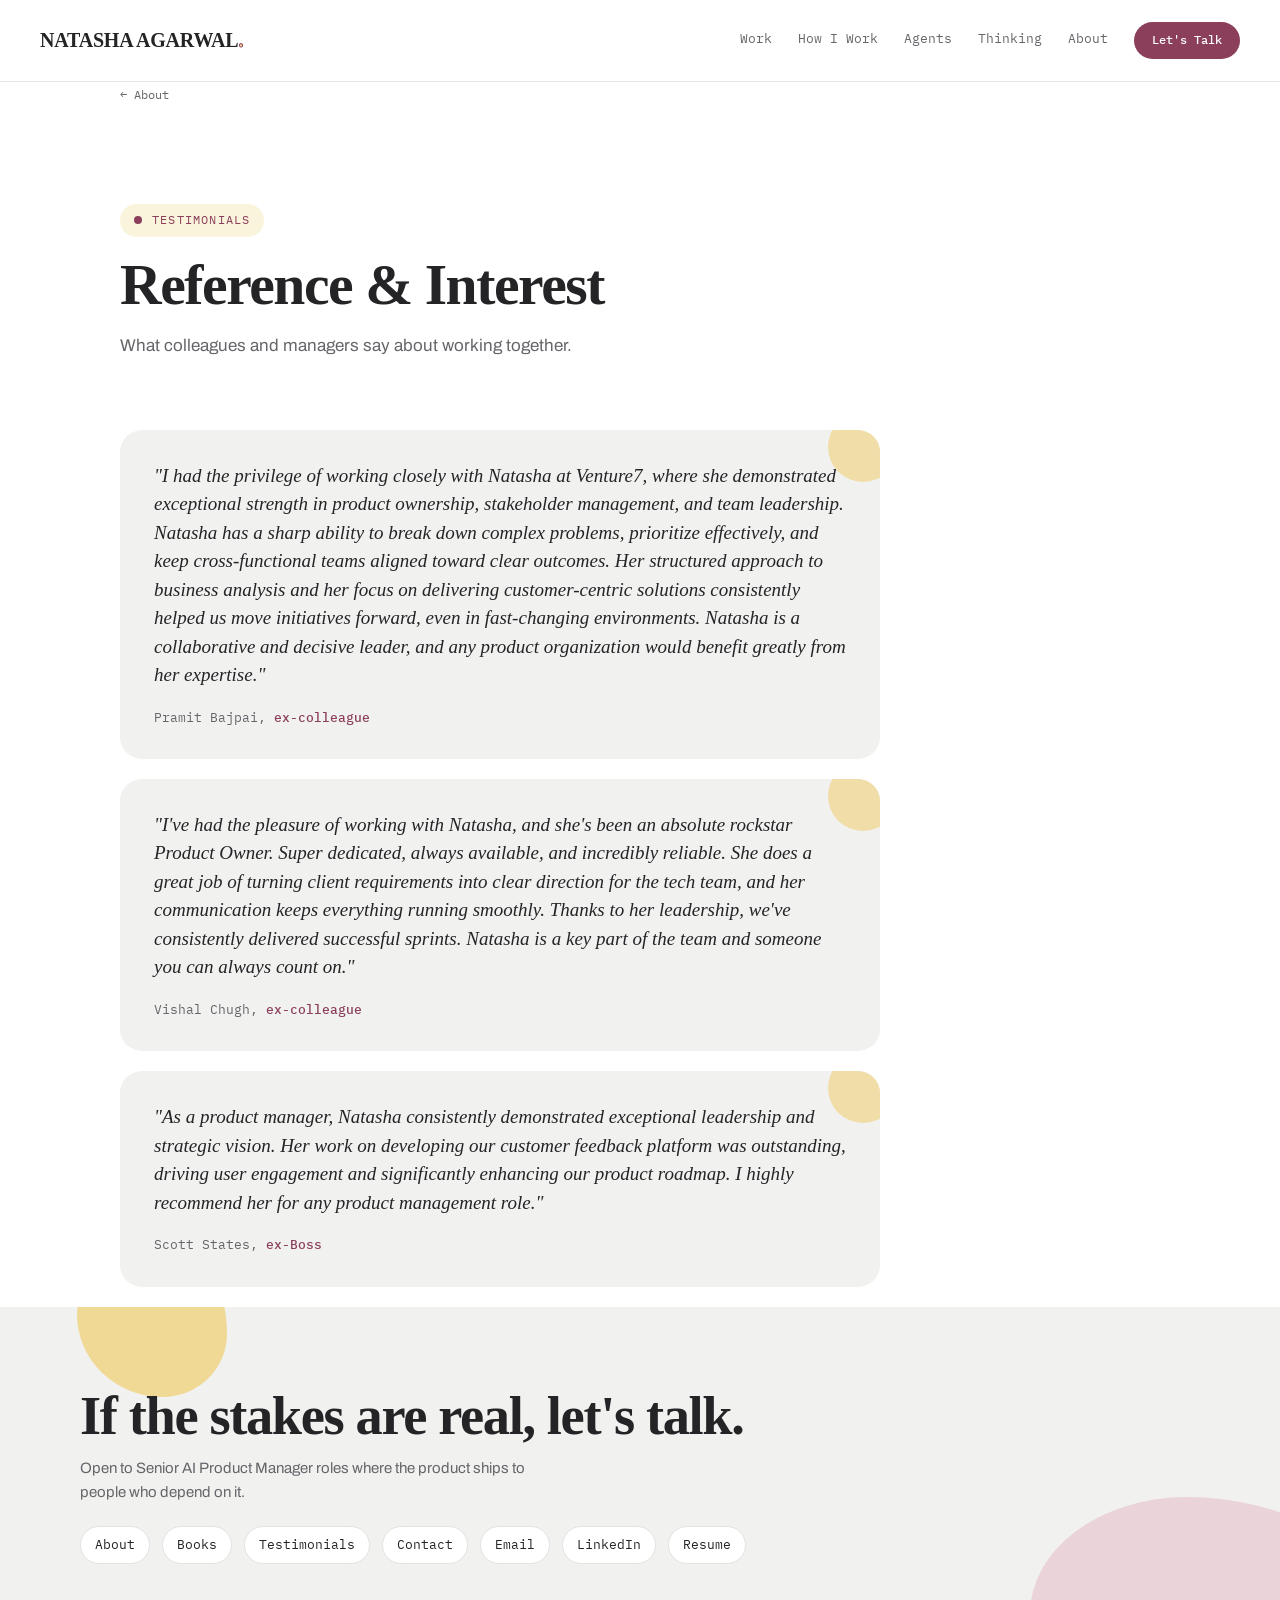
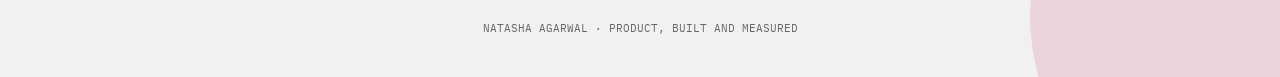
<file: testimonials.html>
<!DOCTYPE html>
<html lang="en">
<head>
<meta charset="UTF-8">
<title>Testimonials | Natasha Agarwal</title>
<meta name="description" content="What colleagues and managers say about working with Natasha Agarwal.">
<meta name="viewport" content="width=device-width, initial-scale=1">
<link rel="icon" type="image/svg+xml" href="favicon.svg">
<link rel="preconnect" href="https://fonts.googleapis.com">
<link href="https://fonts.googleapis.com/css2?family=Archivo:wght@400;500;700;900&family=IBM+Plex+Mono:wght@400;500&display=swap" rel="stylesheet">
<link rel="stylesheet" href="css/style.css">
</head>
<body>

<header>
  <div class="name"><a href="index.html" style="text-decoration:none;color:inherit;">NATASHA AGARWAL<span class="dot">.</span></a></div>
  <nav>
    <a href="index.html#work">Work</a>
    <a href="index.html#how-i-work">How I Work</a>
    <a href="index.html#agents">Agents</a>
    <a href="index.html#casebook">Thinking</a>
    <a href="about.html">About</a>
    <a class="nav-cta" href="contact.html">Let's Talk</a>
  </nav>
</header>

<div class="wrap">
  <a class="back-link" href="about.html">← About</a>

  <section class="page-hero">
    <div class="page-kicker">Testimonials</div>
    <h1 class="page-title">Reference &amp; Interest</h1>
    <p class="page-dek">What colleagues and managers say about working together.</p>
  </section>

  <div class="testimonial-grid">
    <div class="testimonial">
      <p>"I had the privilege of working closely with Natasha at Venture7, where she demonstrated exceptional strength in product ownership, stakeholder management, and team leadership. Natasha has a sharp ability to break down complex problems, prioritize effectively, and keep cross-functional teams aligned toward clear outcomes. Her structured approach to business analysis and her focus on delivering customer-centric solutions consistently helped us move initiatives forward, even in fast-changing environments. Natasha is a collaborative and decisive leader, and any product organization would benefit greatly from her expertise."</p>
      <div class="who">Pramit Bajpai, <b>ex-colleague</b></div>
    </div>

    <div class="testimonial">
      <p>"I've had the pleasure of working with Natasha, and she's been an absolute rockstar Product Owner. Super dedicated, always available, and incredibly reliable. She does a great job of turning client requirements into clear direction for the tech team, and her communication keeps everything running smoothly. Thanks to her leadership, we've consistently delivered successful sprints. Natasha is a key part of the team and someone you can always count on."</p>
      <div class="who">Vishal Chugh, <b>ex-colleague</b></div>
    </div>

    <div class="testimonial">
      <p>"As a product manager, Natasha consistently demonstrated exceptional leadership and strategic vision. Her work on developing our customer feedback platform was outstanding, driving user engagement and significantly enhancing our product roadmap. I highly recommend her for any product management role."</p>
      <div class="who">Scott States, <b>ex-Boss</b></div>
    </div>
  </div>
</div>

<footer>
  <div class="footer-inner">
    <div>
      <h2>If the stakes are real, let's talk.</h2>
      <p>Open to Senior AI Product Manager roles where the product ships to people who depend on it.</p>
      <div class="footer-links">
        <a href="about.html">About</a>
        <a href="books.html">Books</a>
        <a href="testimonials.html">Testimonials</a>
        <a href="contact.html">Contact</a>
        <a href="mailto:natasha.agarwal.254@gmail.com">Email</a>
        <a href="http://www.linkedin.com/in/natasha1agarwal" target="_blank" rel="noopener">LinkedIn</a>
        <a href="https://drive.google.com/file/d/16q6CAsI4wkckho32H79r2ci5qpHesmND/view?usp=sharing" target="_blank" rel="noopener">Resume</a>
      </div>
    </div>
  </div>
  <div class="footer-meta">NATASHA AGARWAL · PRODUCT, BUILT AND MEASURED</div>
</footer>

</body>
</html>
</file>
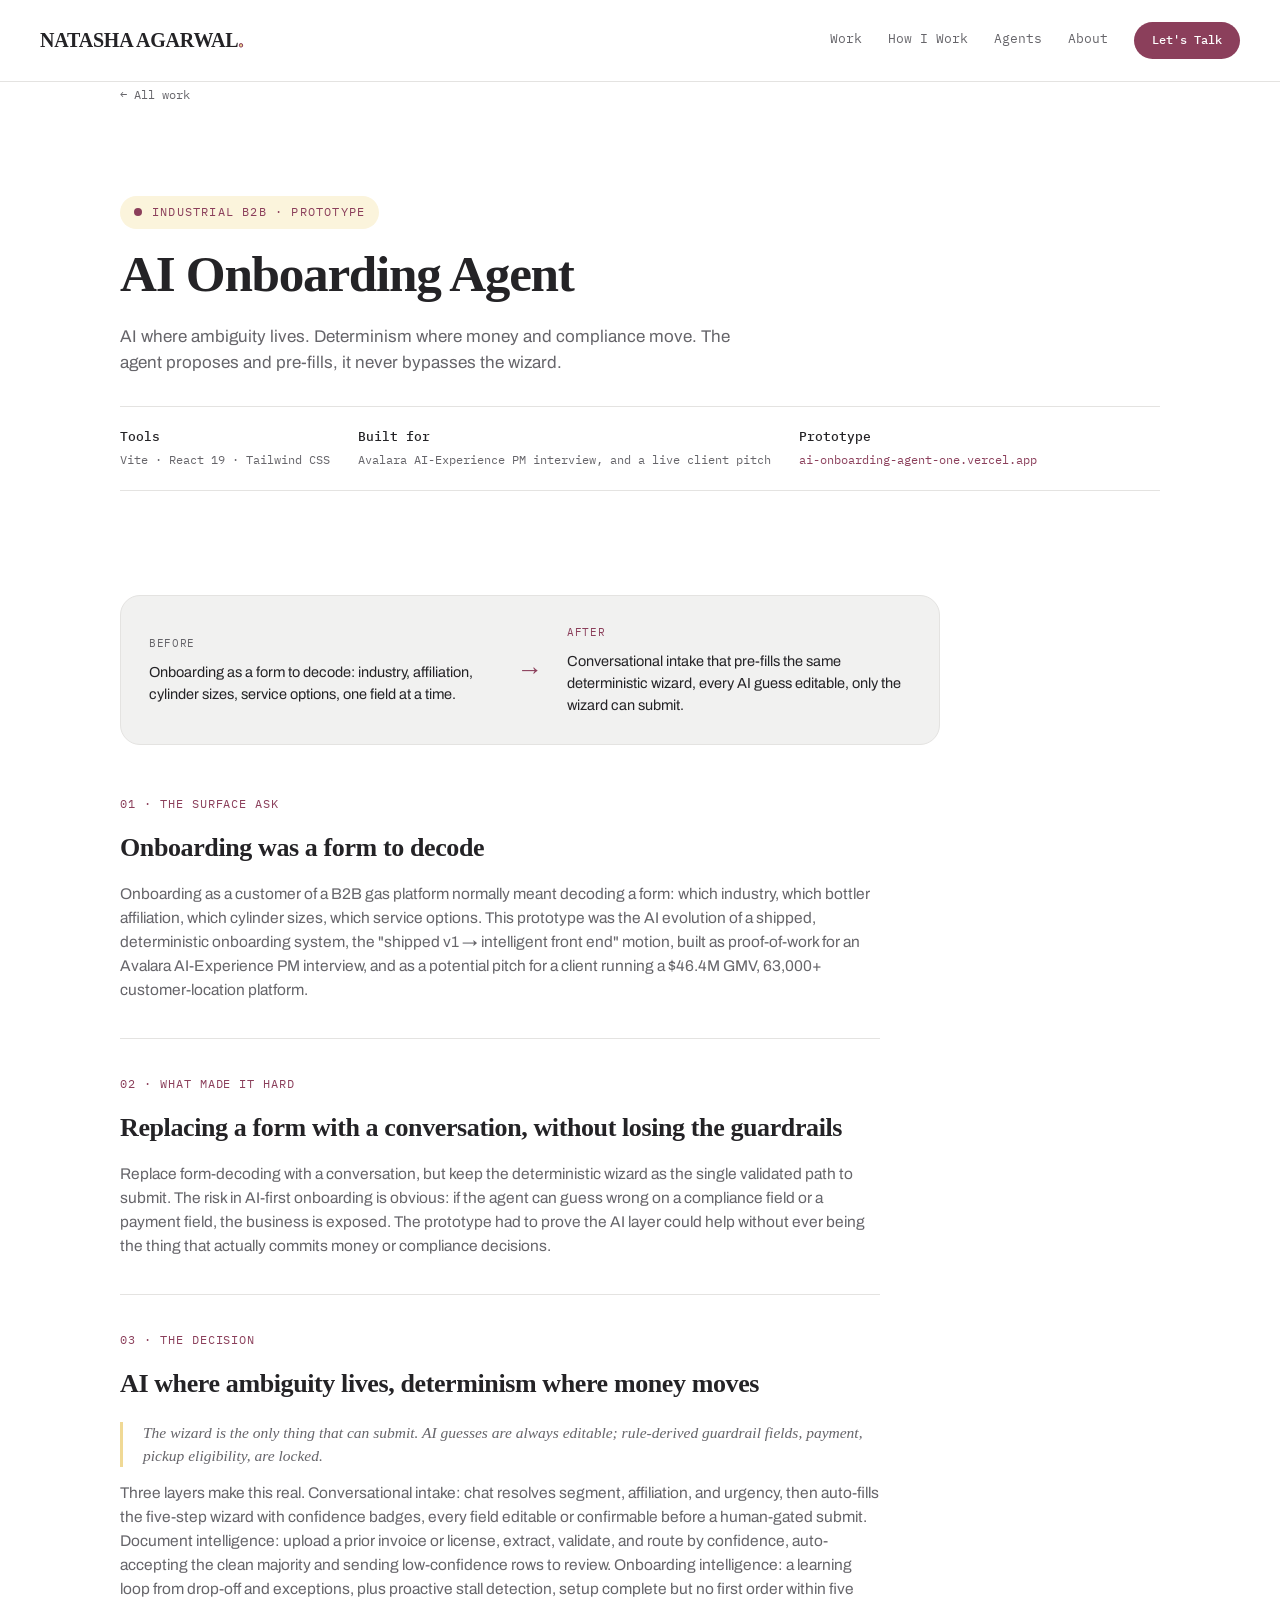
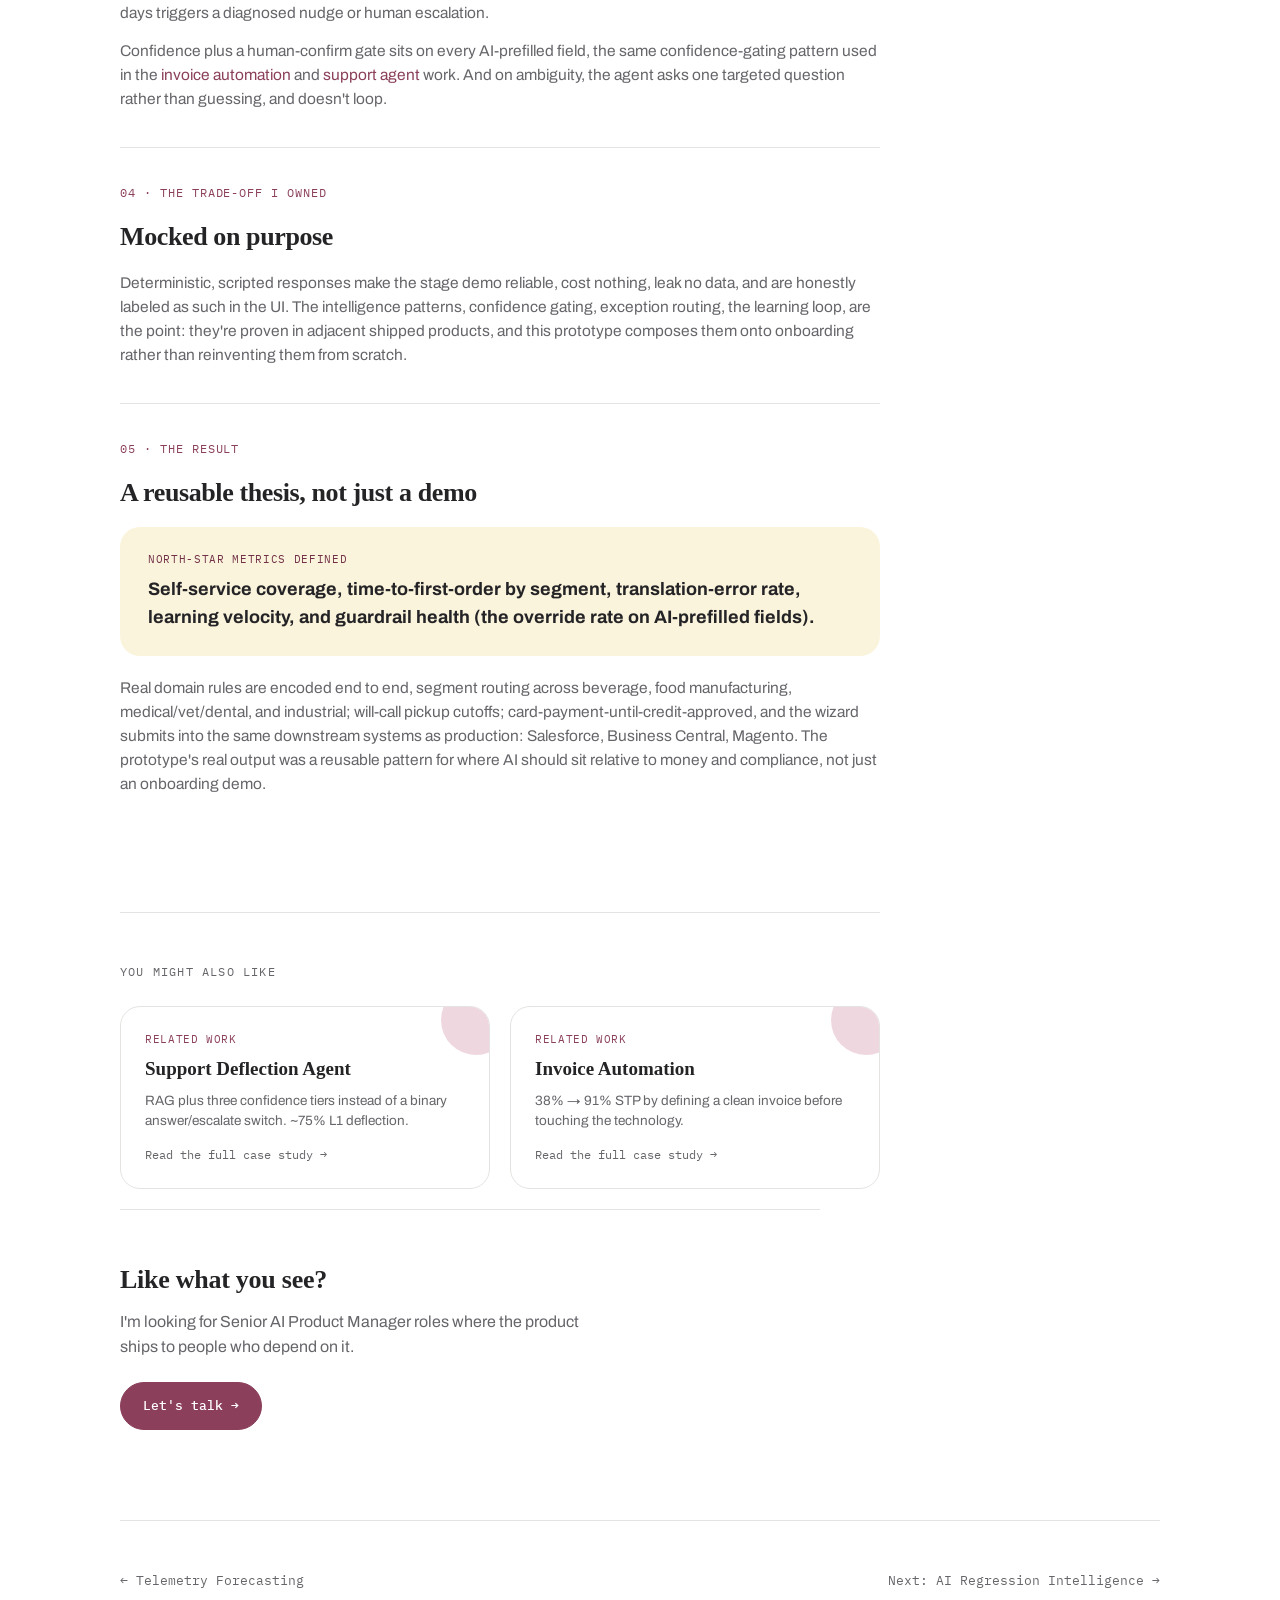
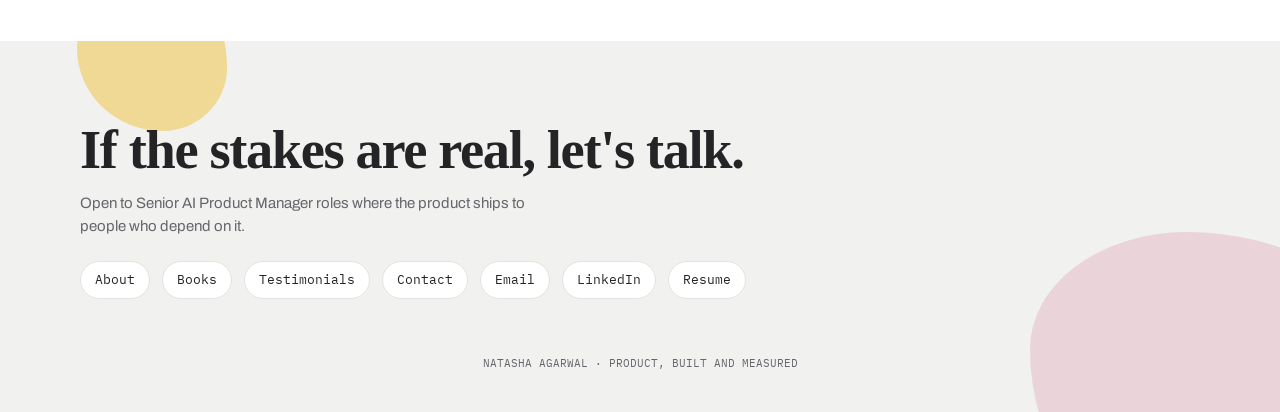
<file: case-studies/ai-onboarding-agent.html>
<!DOCTYPE html>
<html lang="en">
<head>
<meta charset="UTF-8">
<title>AI Onboarding Agent | Natasha Agarwal</title>
<meta name="description" content="AI where ambiguity lives, determinism where money and compliance move. A conversational onboarding layer over a shipped, deterministic wizard.">
<meta name="viewport" content="width=device-width, initial-scale=1">
<link rel="preconnect" href="https://fonts.googleapis.com">
<link href="https://fonts.googleapis.com/css2?family=Archivo:wght@400;500;700;900&family=IBM+Plex+Mono:wght@400;500&display=swap" rel="stylesheet">
<link rel="stylesheet" href="../css/style.css">
</head>
<body data-case-id="ai-onboarding-agent">

<header>
  <div class="name"><a href="../index.html" style="text-decoration:none;color:inherit;">NATASHA AGARWAL<span class="dot">.</span></a></div>
  <nav>
    <a href="../index.html#work">Work</a>
    <a href="../index.html#how-i-work">How I Work</a>
    <a href="../index.html#agents">Agents</a>
    <a href="../about.html">About</a>
    <a class="nav-cta" href="../contact.html">Let's Talk</a>
  </nav>
</header>

<div class="wrap">
  <a class="back-link" href="../index.html#work">← All work</a>

  <section class="case-hero">
    <div class="case-tag">Industrial B2B · Prototype</div>
    <h1 class="case-title">AI Onboarding Agent</h1>
    <p class="case-dek">AI where ambiguity lives. Determinism where money and compliance move. The agent proposes and pre-fills, it never bypasses the wizard.</p>

    <div class="case-meta">
      <div><b>Tools</b>Vite · React 19 · Tailwind CSS</div>
      <div><b>Built for</b>Avalara AI-Experience PM interview, and a live client pitch</div>
      <div><b>Prototype</b><a href="https://ai-onboarding-agent-one.vercel.app/" target="_blank" rel="noopener">ai-onboarding-agent-one.vercel.app</a></div>
    </div>
  </section>


  <div class="ba-compare">
    <div class="ba-col before">
      <div class="ba-tag">Before</div>
      <p>Onboarding as a form to decode: industry, affiliation, cylinder sizes, service options, one field at a time.</p>
    </div>
    <div class="ba-arrow">→</div>
    <div class="ba-col after">
      <div class="ba-tag">After</div>
      <p>Conversational intake that pre-fills the same deterministic wizard, every AI guess editable, only the wizard can submit.</p>
    </div>
  </div>

  <div class="ledger">

    <div class="ledger-block">
      <div class="ledger-label">01 · The Surface Ask</div>
      <h3>Onboarding was a form to decode</h3>
      <p>Onboarding as a customer of a B2B gas platform normally meant decoding a form: which industry, which bottler affiliation, which cylinder sizes, which service options. This prototype was the AI evolution of a shipped, deterministic onboarding system, the "shipped v1 → intelligent front end" motion, built as proof-of-work for an Avalara AI-Experience PM interview, and as a potential pitch for a client running a $46.4M GMV, 63,000+ customer-location platform.</p>
    </div>

    <div class="ledger-block">
      <div class="ledger-label">02 · What Made It Hard</div>
      <h3>Replacing a form with a conversation, without losing the guardrails</h3>
      <p>Replace form-decoding with a conversation, but keep the deterministic wizard as the single validated path to submit. The risk in AI-first onboarding is obvious: if the agent can guess wrong on a compliance field or a payment field, the business is exposed. The prototype had to prove the AI layer could help without ever being the thing that actually commits money or compliance decisions.</p>
    </div>

    <div class="ledger-block">
      <div class="ledger-label">03 · The Decision</div>
      <h3>AI where ambiguity lives, determinism where money moves</h3>
      <p class="pull">The wizard is the only thing that can submit. AI guesses are always editable; rule-derived guardrail fields, payment, pickup eligibility, are locked.</p>
      <p>Three layers make this real. Conversational intake: chat resolves segment, affiliation, and urgency, then auto-fills the five-step wizard with confidence badges, every field editable or confirmable before a human-gated submit. Document intelligence: upload a prior invoice or license, extract, validate, and route by confidence, auto-accepting the clean majority and sending low-confidence rows to review. Onboarding intelligence: a learning loop from drop-off and exceptions, plus proactive stall detection, setup complete but no first order within five days triggers a diagnosed nudge or human escalation.</p>
      <p>Confidence plus a human-confirm gate sits on every AI-prefilled field, the same confidence-gating pattern used in the <a href="invoice-automation.html" style="color:var(--accent); text-decoration:none;">invoice automation</a> and <a href="support-deflection-agent.html" style="color:var(--accent); text-decoration:none;">support agent</a> work. And on ambiguity, the agent asks one targeted question rather than guessing, and doesn't loop.</p>
    </div>

    <div class="ledger-block">
      <div class="ledger-label">04 · The Trade-off I Owned</div>
      <h3>Mocked on purpose</h3>
      <p>Deterministic, scripted responses make the stage demo reliable, cost nothing, leak no data, and are honestly labeled as such in the UI. The intelligence patterns, confidence gating, exception routing, the learning loop, are the point: they're proven in adjacent shipped products, and this prototype composes them onto onboarding rather than reinventing them from scratch.</p>
    </div>

    <div class="ledger-block">
      <div class="ledger-label">05 · The Result</div>
      <h3>A reusable thesis, not just a demo</h3>
      <div class="result-banner">
        <div class="lbl">North-star metrics defined</div>
        <div class="val">Self-service coverage, time-to-first-order by segment, translation-error rate, learning velocity, and guardrail health (the override rate on AI-prefilled fields).</div>
      </div>
      <p style="margin-top:20px;">Real domain rules are encoded end to end, segment routing across beverage, food manufacturing, medical/vet/dental, and industrial; will-call pickup cutoffs; card-payment-until-credit-approved, and the wizard submits into the same downstream systems as production: Salesforce, Business Central, Magento. The prototype's real output was a reusable pattern for where AI should sit relative to money and compliance, not just an onboarding demo.</p>
    </div>

  </div>

    <div class="related-work">
    <div class="related-work-label">You might also like</div>
    <div class="related-grid" data-related-work></div>
  </div>

<div class="case-cta">
    <h3>Like what you see?</h3>
    <p>I'm looking for Senior AI Product Manager roles where the product ships to people who depend on it.</p>
    <a class="btn primary" href="../contact.html">Let's talk →</a>
  </div>

  <div class="case-nav">
    <a href="telemetry-forecasting.html">← Telemetry Forecasting</a>
    <a class="next" href="ai-regression-intelligence.html">Next: AI Regression Intelligence →</a>
  </div>
</div>

<footer>
  <div class="footer-inner">
    <div>
      <h2>If the stakes are real, let's talk.</h2>
      <p>Open to Senior AI Product Manager roles where the product ships to people who depend on it.</p>
      <div class="footer-links">
        <a href="../about.html">About</a>
        <a href="../books.html">Books</a>
        <a href="../testimonials.html">Testimonials</a>
        <a href="../contact.html">Contact</a>
        <a href="mailto:natasha.agarwal.254@gmail.com">Email</a>
        <a href="http://www.linkedin.com/in/natasha1agarwal" target="_blank" rel="noopener">LinkedIn</a>
        <a href="https://drive.google.com/file/d/16q6CAsI4wkckho32H79r2ci5qpHesmND/view?usp=sharing" target="_blank" rel="noopener">Resume</a>
      </div>
    </div>
  </div>
  <div class="footer-meta">NATASHA AGARWAL · PRODUCT, BUILT AND MEASURED</div>
</footer>

<script src="../js/showcase.js"></script>
</body>
</html>
</file>
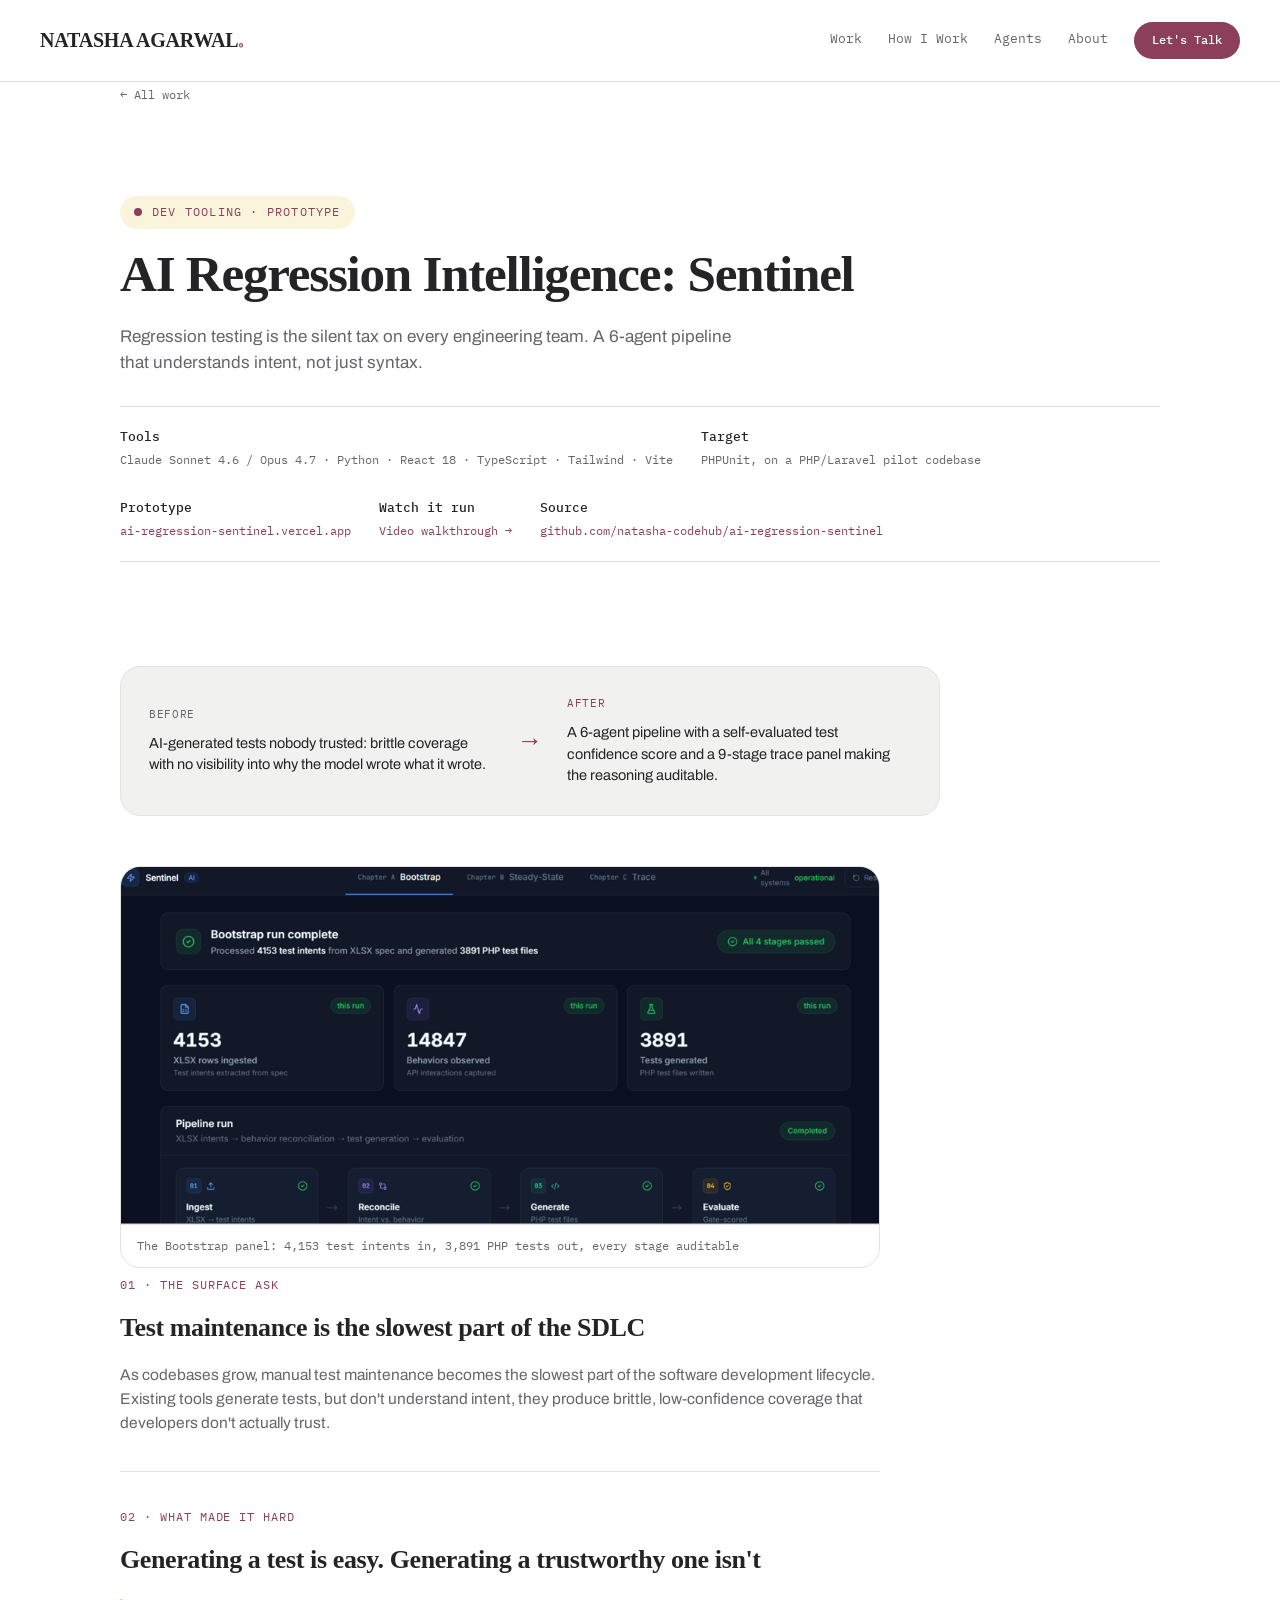
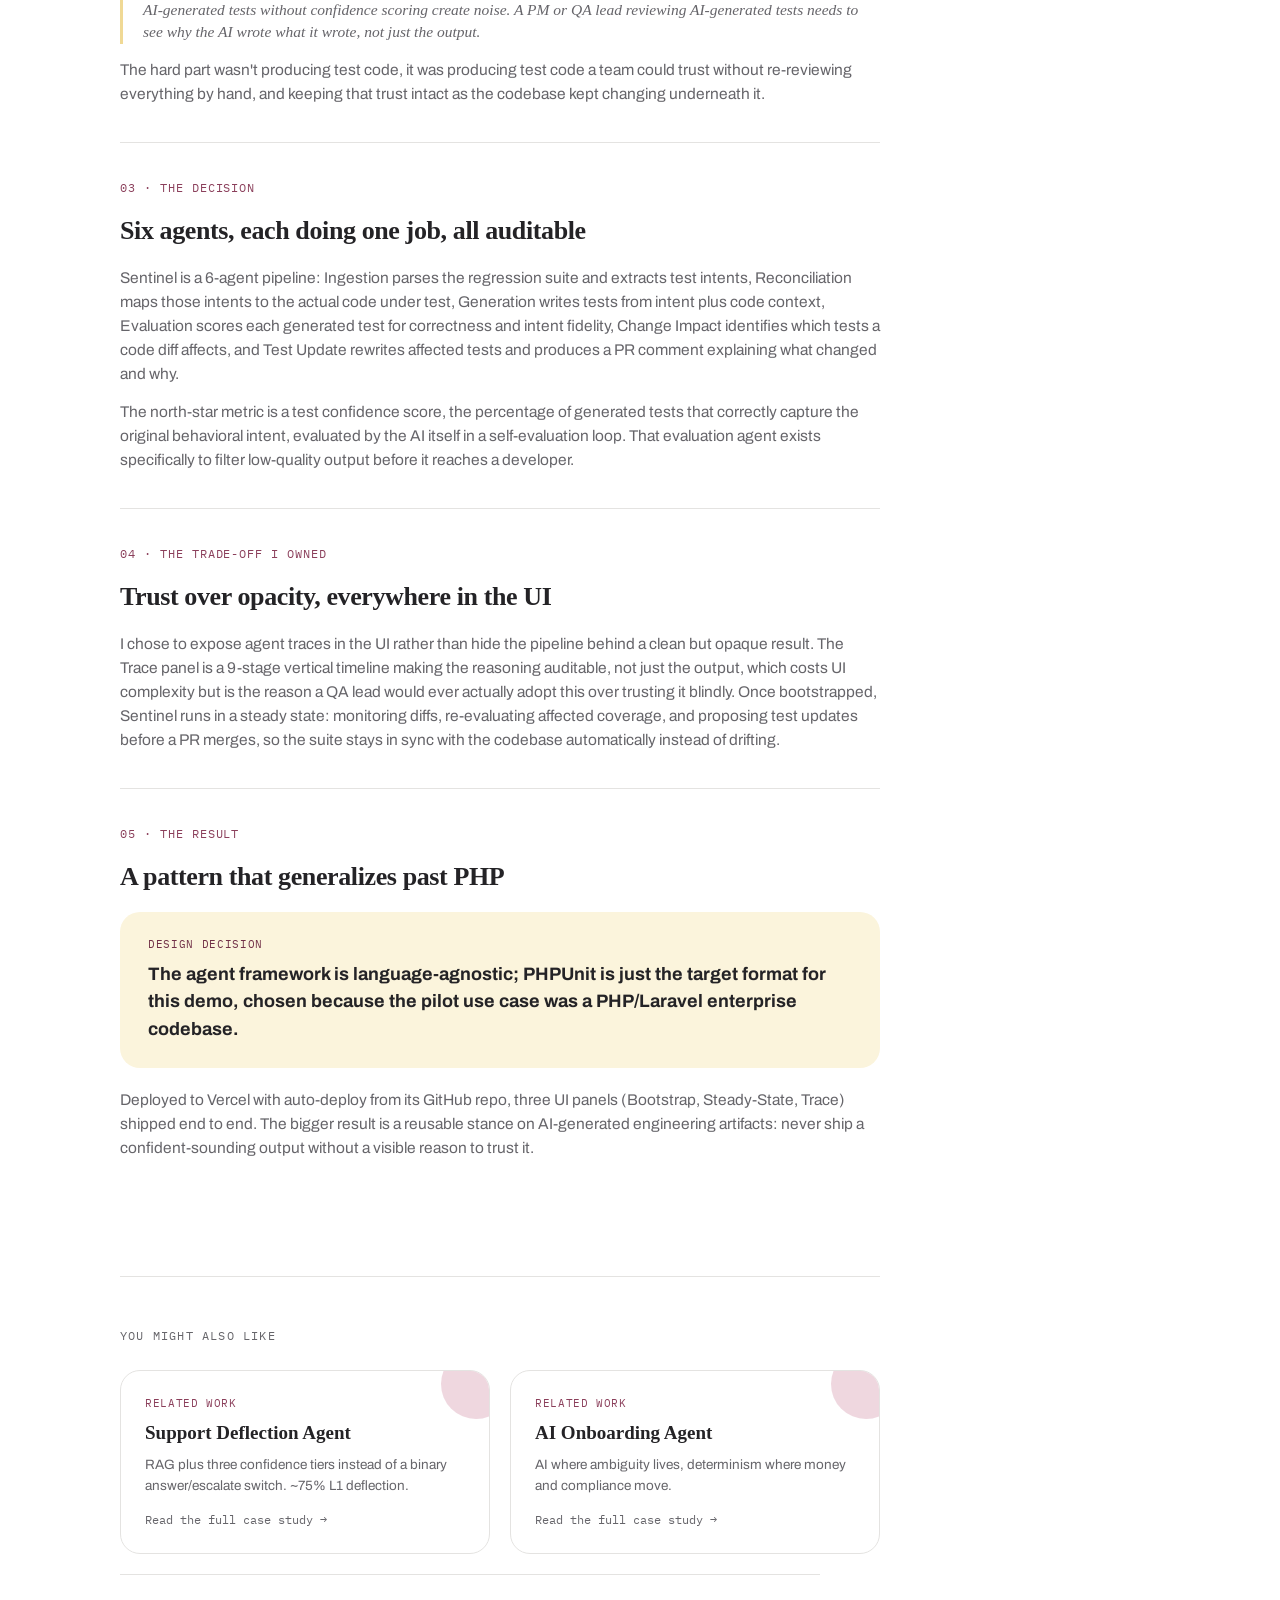
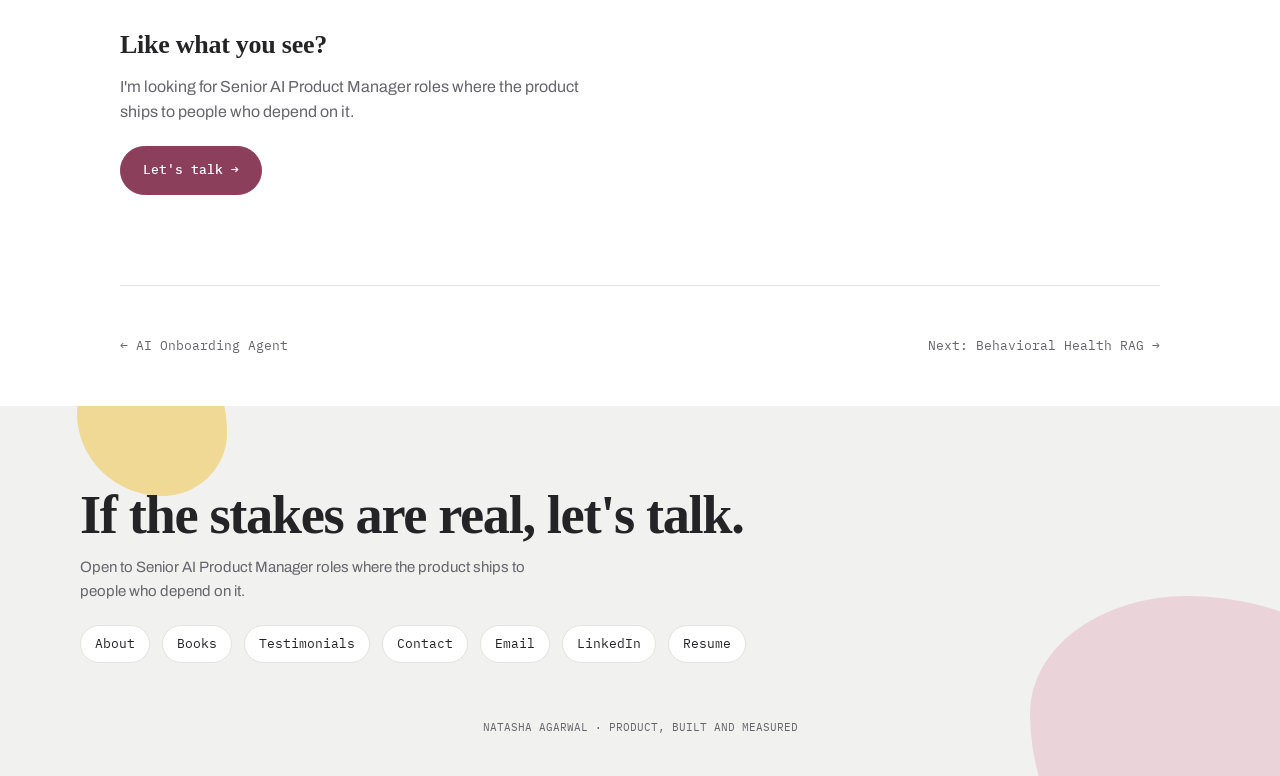
<file: case-studies/ai-regression-intelligence.html>
<!DOCTYPE html>
<html lang="en">
<head>
<meta charset="UTF-8">
<title>AI Regression Intelligence | Natasha Agarwal</title>
<meta name="description" content="Regression testing is the silent tax on every engineering team. A 6-agent pipeline that generates intent-aware tests and explains its own reasoning.">
<meta name="viewport" content="width=device-width, initial-scale=1">
<link rel="preconnect" href="https://fonts.googleapis.com">
<link href="https://fonts.googleapis.com/css2?family=Archivo:wght@400;500;700;900&family=IBM+Plex+Mono:wght@400;500&display=swap" rel="stylesheet">
<link rel="stylesheet" href="../css/style.css">
</head>
<body data-case-id="ai-regression-intelligence">

<header>
  <div class="name"><a href="../index.html" style="text-decoration:none;color:inherit;">NATASHA AGARWAL<span class="dot">.</span></a></div>
  <nav>
    <a href="../index.html#work">Work</a>
    <a href="../index.html#how-i-work">How I Work</a>
    <a href="../index.html#agents">Agents</a>
    <a href="../about.html">About</a>
    <a class="nav-cta" href="../contact.html">Let's Talk</a>
  </nav>
</header>

<div class="wrap">
  <a class="back-link" href="../index.html#work">← All work</a>

  <section class="case-hero">
    <div class="case-tag">Dev Tooling · Prototype</div>
    <h1 class="case-title">AI Regression Intelligence: Sentinel</h1>
    <p class="case-dek">Regression testing is the silent tax on every engineering team. A 6-agent pipeline that understands intent, not just syntax.</p>

    <div class="case-meta">
      <div><b>Tools</b>Claude Sonnet 4.6 / Opus 4.7 · Python · React 18 · TypeScript · Tailwind · Vite</div>
      <div><b>Target</b>PHPUnit, on a PHP/Laravel pilot codebase</div>
      <div><b>Prototype</b><a href="https://ai-regression-sentinel.vercel.app/" target="_blank" rel="noopener">ai-regression-sentinel.vercel.app</a></div>
      <div><b>Watch it run</b><a href="https://drive.google.com/file/d/1w138cbcmnav3ec4Tpv7MeVlnliqIiGua/view?usp=drive_link" target="_blank" rel="noopener">Video walkthrough →</a></div>
      <div><b>Source</b><a href="https://github.com/natasha-codehub/ai-regression-sentinel" target="_blank" rel="noopener">github.com/natasha-codehub/ai-regression-sentinel</a></div>
    </div>
  </section>


  <div class="ba-compare">
    <div class="ba-col before">
      <div class="ba-tag">Before</div>
      <p>AI-generated tests nobody trusted: brittle coverage with no visibility into why the model wrote what it wrote.</p>
    </div>
    <div class="ba-arrow">→</div>
    <div class="ba-col after">
      <div class="ba-tag">After</div>
      <p>A 6-agent pipeline with a self-evaluated test confidence score and a 9-stage trace panel making the reasoning auditable.</p>
    </div>
  </div>

  <figure class="case-figure" style="max-width:760px;">
    <img src="../images/case-studies/regression-sentinel-ui.png" alt="Sentinel dashboard showing a completed bootstrap run: 4153 test intents ingested, 3891 PHP test files generated, all four pipeline stages passed">
    <figcaption>The Bootstrap panel: 4,153 test intents in, 3,891 PHP tests out, every stage auditable</figcaption>
  </figure>

  <div class="ledger">

    <div class="ledger-block">
      <div class="ledger-label">01 · The Surface Ask</div>
      <h3>Test maintenance is the slowest part of the SDLC</h3>
      <p>As codebases grow, manual test maintenance becomes the slowest part of the software development lifecycle. Existing tools generate tests, but don't understand intent, they produce brittle, low-confidence coverage that developers don't actually trust.</p>
    </div>

    <div class="ledger-block">
      <div class="ledger-label">02 · What Made It Hard</div>
      <h3>Generating a test is easy. Generating a trustworthy one isn't</h3>
      <p class="pull">AI-generated tests without confidence scoring create noise. A PM or QA lead reviewing AI-generated tests needs to see why the AI wrote what it wrote, not just the output.</p>
      <p>The hard part wasn't producing test code, it was producing test code a team could trust without re-reviewing everything by hand, and keeping that trust intact as the codebase kept changing underneath it.</p>
    </div>

    <div class="ledger-block">
      <div class="ledger-label">03 · The Decision</div>
      <h3>Six agents, each doing one job, all auditable</h3>
      <p>Sentinel is a 6-agent pipeline: Ingestion parses the regression suite and extracts test intents, Reconciliation maps those intents to the actual code under test, Generation writes tests from intent plus code context, Evaluation scores each generated test for correctness and intent fidelity, Change Impact identifies which tests a code diff affects, and Test Update rewrites affected tests and produces a PR comment explaining what changed and why.</p>
      <p>The north-star metric is a test confidence score, the percentage of generated tests that correctly capture the original behavioral intent, evaluated by the AI itself in a self-evaluation loop. That evaluation agent exists specifically to filter low-quality output before it reaches a developer.</p>
    </div>

    <div class="ledger-block">
      <div class="ledger-label">04 · The Trade-off I Owned</div>
      <h3>Trust over opacity, everywhere in the UI</h3>
      <p>I chose to expose agent traces in the UI rather than hide the pipeline behind a clean but opaque result. The Trace panel is a 9-stage vertical timeline making the reasoning auditable, not just the output, which costs UI complexity but is the reason a QA lead would ever actually adopt this over trusting it blindly. Once bootstrapped, Sentinel runs in a steady state: monitoring diffs, re-evaluating affected coverage, and proposing test updates before a PR merges, so the suite stays in sync with the codebase automatically instead of drifting.</p>
    </div>

    <div class="ledger-block">
      <div class="ledger-label">05 · The Result</div>
      <h3>A pattern that generalizes past PHP</h3>
      <div class="result-banner">
        <div class="lbl">Design decision</div>
        <div class="val">The agent framework is language-agnostic; PHPUnit is just the target format for this demo, chosen because the pilot use case was a PHP/Laravel enterprise codebase.</div>
      </div>
      <p style="margin-top:20px;">Deployed to Vercel with auto-deploy from its GitHub repo, three UI panels (Bootstrap, Steady-State, Trace) shipped end to end. The bigger result is a reusable stance on AI-generated engineering artifacts: never ship a confident-sounding output without a visible reason to trust it.</p>
    </div>

  </div>

    <div class="related-work">
    <div class="related-work-label">You might also like</div>
    <div class="related-grid" data-related-work></div>
  </div>

<div class="case-cta">
    <h3>Like what you see?</h3>
    <p>I'm looking for Senior AI Product Manager roles where the product ships to people who depend on it.</p>
    <a class="btn primary" href="../contact.html">Let's talk →</a>
  </div>

  <div class="case-nav">
    <a href="ai-onboarding-agent.html">← AI Onboarding Agent</a>
    <a class="next" href="behavioral-health-rag.html">Next: Behavioral Health RAG →</a>
  </div>
</div>

<footer>
  <div class="footer-inner">
    <div>
      <h2>If the stakes are real, let's talk.</h2>
      <p>Open to Senior AI Product Manager roles where the product ships to people who depend on it.</p>
      <div class="footer-links">
        <a href="../about.html">About</a>
        <a href="../books.html">Books</a>
        <a href="../testimonials.html">Testimonials</a>
        <a href="../contact.html">Contact</a>
        <a href="mailto:natasha.agarwal.254@gmail.com">Email</a>
        <a href="http://www.linkedin.com/in/natasha1agarwal" target="_blank" rel="noopener">LinkedIn</a>
        <a href="https://drive.google.com/file/d/16q6CAsI4wkckho32H79r2ci5qpHesmND/view?usp=sharing" target="_blank" rel="noopener">Resume</a>
      </div>
    </div>
  </div>
  <div class="footer-meta">NATASHA AGARWAL · PRODUCT, BUILT AND MEASURED</div>
</footer>

<script src="../js/showcase.js"></script>
</body>
</html>
</file>
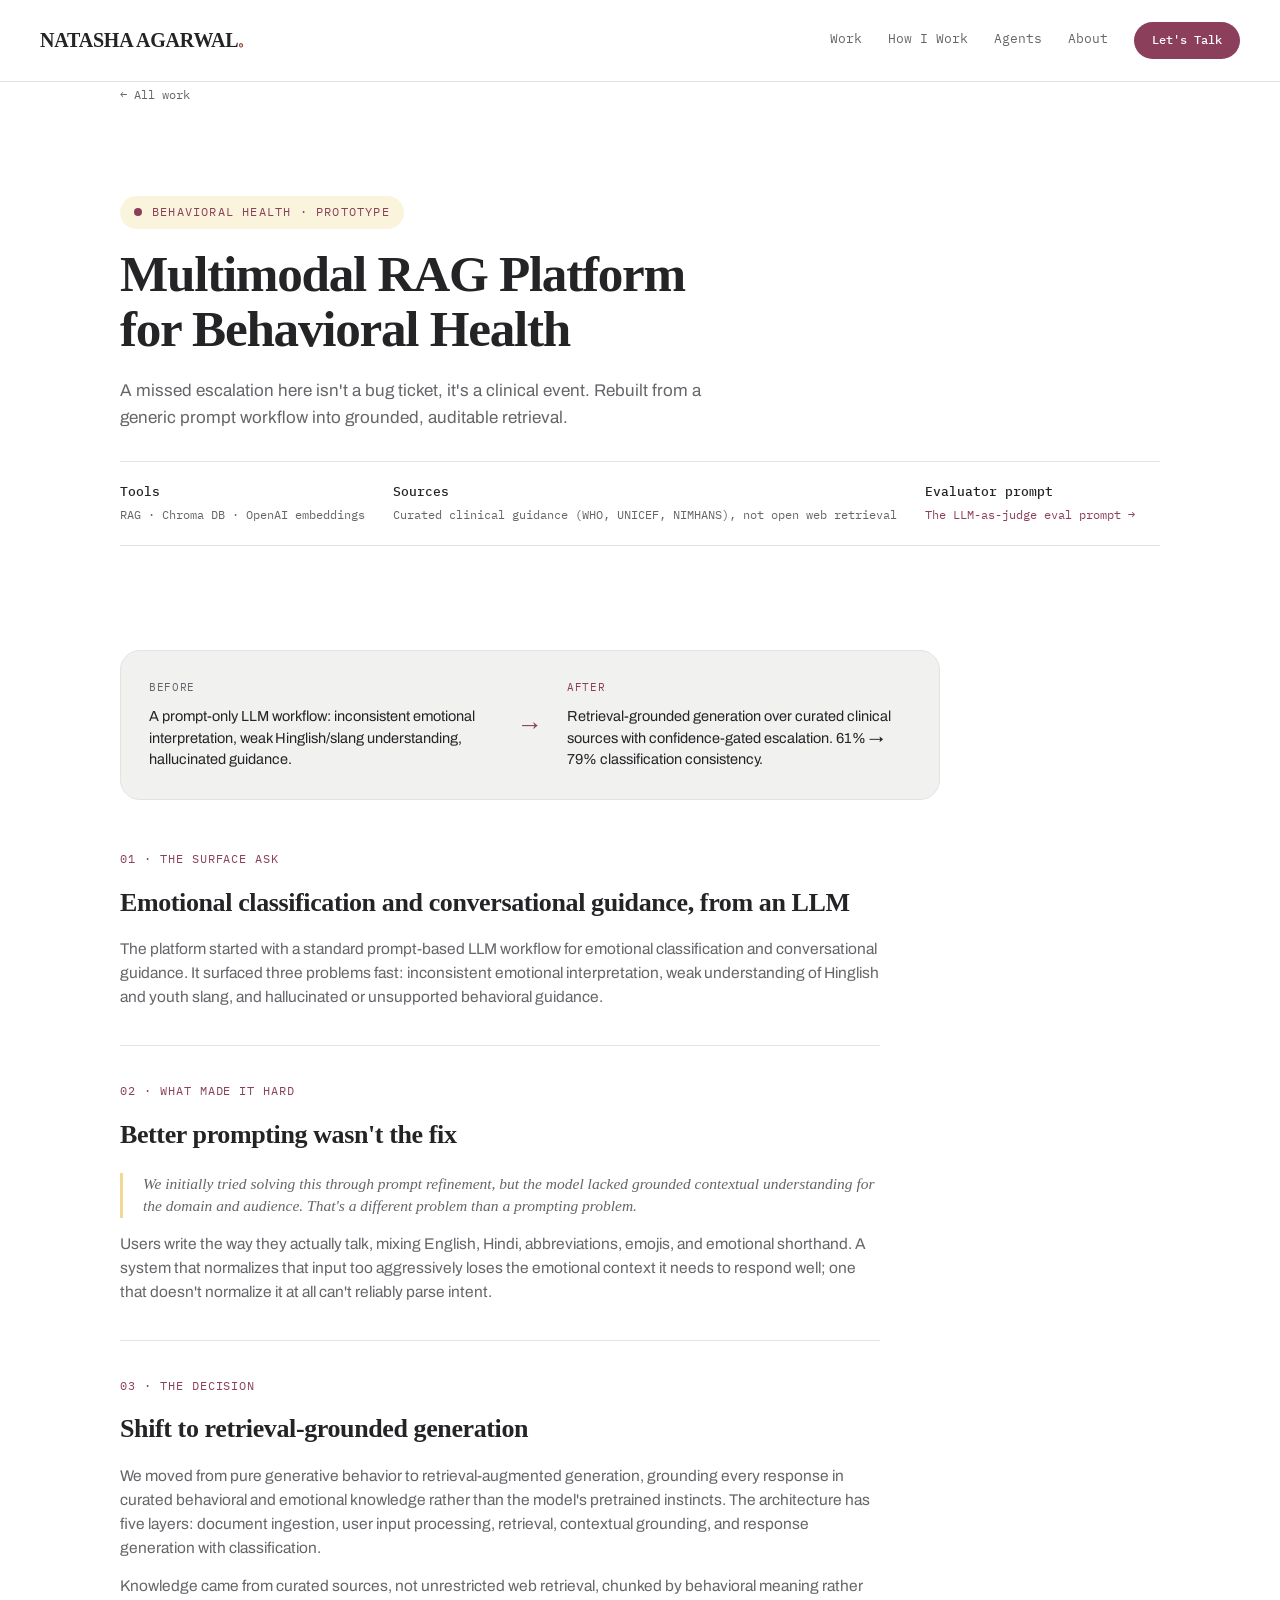
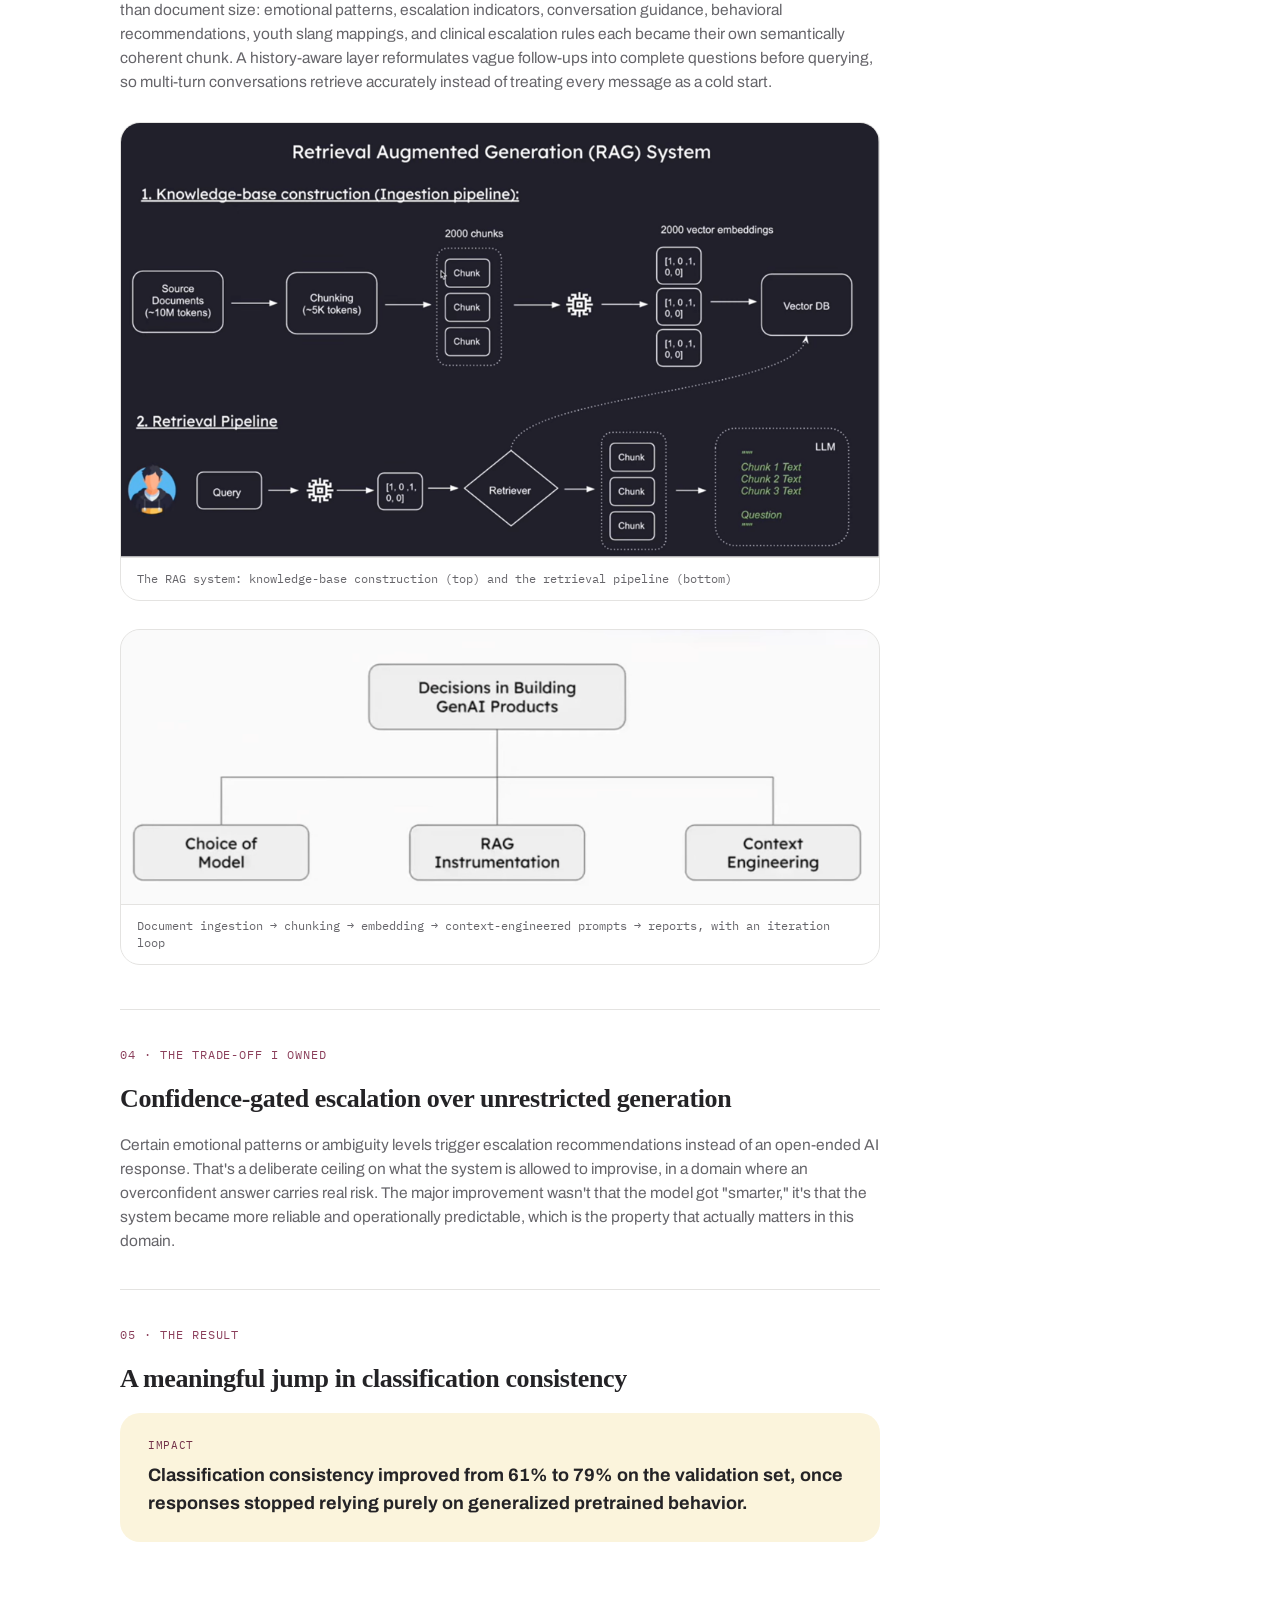
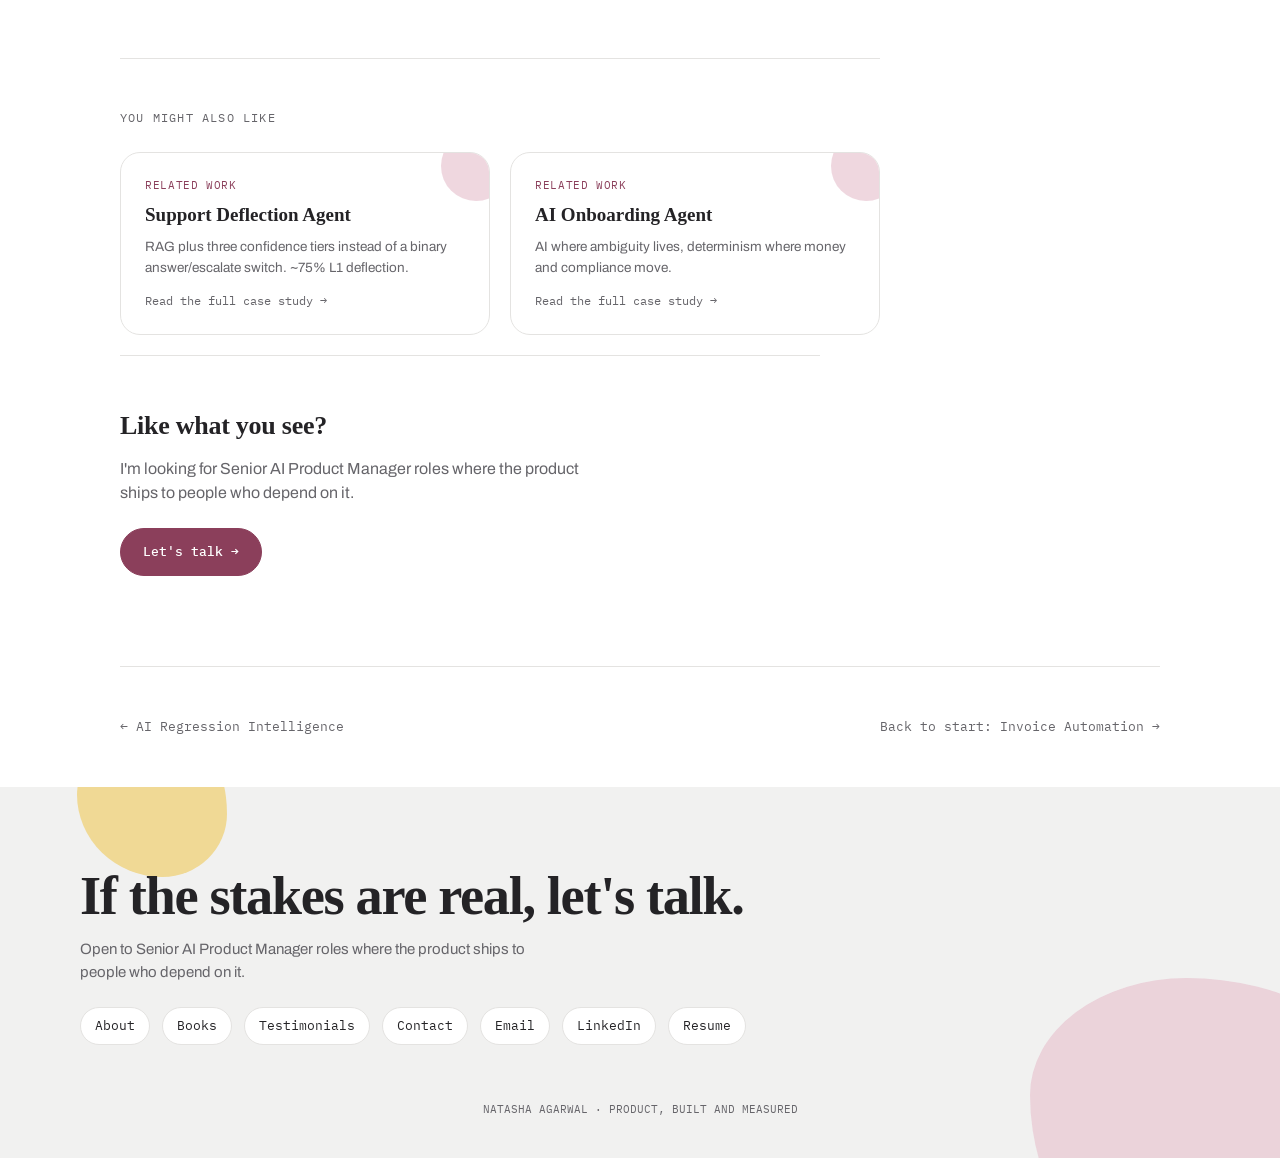
<file: case-studies/behavioral-health-rag.html>
<!DOCTYPE html>
<html lang="en">
<head>
<meta charset="UTF-8">
<title>Behavioral Health RAG Platform | Natasha Agarwal</title>
<meta name="description" content="A prompt-only LLM workflow hallucinated behavioral guidance and misread informal language. Rebuilt as retrieval-grounded generation over curated clinical sources.">
<meta name="viewport" content="width=device-width, initial-scale=1">
<link rel="preconnect" href="https://fonts.googleapis.com">
<link href="https://fonts.googleapis.com/css2?family=Archivo:wght@400;500;700;900&family=IBM+Plex+Mono:wght@400;500&display=swap" rel="stylesheet">
<link rel="stylesheet" href="../css/style.css">
</head>
<body data-case-id="behavioral-health-rag">

<header>
  <div class="name"><a href="../index.html" style="text-decoration:none;color:inherit;">NATASHA AGARWAL<span class="dot">.</span></a></div>
  <nav>
    <a href="../index.html#work">Work</a>
    <a href="../index.html#how-i-work">How I Work</a>
    <a href="../index.html#agents">Agents</a>
    <a href="../about.html">About</a>
    <a class="nav-cta" href="../contact.html">Let's Talk</a>
  </nav>
</header>

<div class="wrap">
  <a class="back-link" href="../index.html#work">← All work</a>

  <section class="case-hero">
    <div class="case-tag">Behavioral Health · Prototype</div>
    <h1 class="case-title">Multimodal RAG Platform for Behavioral Health</h1>
    <p class="case-dek">A missed escalation here isn't a bug ticket, it's a clinical event. Rebuilt from a generic prompt workflow into grounded, auditable retrieval.</p>

    <div class="case-meta">
      <div><b>Tools</b>RAG · Chroma DB · OpenAI embeddings</div>
      <div><b>Sources</b>Curated clinical guidance (WHO, UNICEF, NIMHANS), not open web retrieval</div>
      <div><b>Evaluator prompt</b><a href="https://docs.google.com/document/d/1X9iOSzG2OVnYFbuzeb1TJWJALVs2YSPtR_GvdErSuPM/edit?usp=drive_link" target="_blank" rel="noopener">The LLM-as-judge eval prompt →</a></div>
    </div>
  </section>


  <div class="ba-compare">
    <div class="ba-col before">
      <div class="ba-tag">Before</div>
      <p>A prompt-only LLM workflow: inconsistent emotional interpretation, weak Hinglish/slang understanding, hallucinated guidance.</p>
    </div>
    <div class="ba-arrow">→</div>
    <div class="ba-col after">
      <div class="ba-tag">After</div>
      <p>Retrieval-grounded generation over curated clinical sources with confidence-gated escalation. 61% → 79% classification consistency.</p>
    </div>
  </div>

  <div class="ledger">

    <div class="ledger-block">
      <div class="ledger-label">01 · The Surface Ask</div>
      <h3>Emotional classification and conversational guidance, from an LLM</h3>
      <p>The platform started with a standard prompt-based LLM workflow for emotional classification and conversational guidance. It surfaced three problems fast: inconsistent emotional interpretation, weak understanding of Hinglish and youth slang, and hallucinated or unsupported behavioral guidance.</p>
    </div>

    <div class="ledger-block">
      <div class="ledger-label">02 · What Made It Hard</div>
      <h3>Better prompting wasn't the fix</h3>
      <p class="pull">We initially tried solving this through prompt refinement, but the model lacked grounded contextual understanding for the domain and audience. That's a different problem than a prompting problem.</p>
      <p>Users write the way they actually talk, mixing English, Hindi, abbreviations, emojis, and emotional shorthand. A system that normalizes that input too aggressively loses the emotional context it needs to respond well; one that doesn't normalize it at all can't reliably parse intent.</p>
    </div>

    <div class="ledger-block">
      <div class="ledger-label">03 · The Decision</div>
      <h3>Shift to retrieval-grounded generation</h3>
      <p>We moved from pure generative behavior to retrieval-augmented generation, grounding every response in curated behavioral and emotional knowledge rather than the model's pretrained instincts. The architecture has five layers: document ingestion, user input processing, retrieval, contextual grounding, and response generation with classification.</p>
      <p>Knowledge came from curated sources, not unrestricted web retrieval, chunked by behavioral meaning rather than document size: emotional patterns, escalation indicators, conversation guidance, behavioral recommendations, youth slang mappings, and clinical escalation rules each became their own semantically coherent chunk. A history-aware layer reformulates vague follow-ups into complete questions before querying, so multi-turn conversations retrieve accurately instead of treating every message as a cold start.</p>
      <figure class="case-figure">
        <img src="../images/case-studies/behavioral-rag-architecture.png" alt="RAG system architecture diagram: knowledge-base construction pipeline (source documents to chunking to embeddings to vector DB) and a separate retrieval pipeline (query to retriever to relevant chunks to LLM)">
        <figcaption>The RAG system: knowledge-base construction (top) and the retrieval pipeline (bottom)</figcaption>
      </figure>
      <figure class="case-figure">
        <img src="../images/case-studies/behavioral-rag-pipeline.png" alt="Ingestion pipeline diagram: articles, videos, PDFs, and text are chunked, embedded, and turned into auto-generated prompts and reports, refined through context engineering and iteration">
        <figcaption>Document ingestion → chunking → embedding → context-engineered prompts → reports, with an iteration loop</figcaption>
      </figure>
    </div>

    <div class="ledger-block">
      <div class="ledger-label">04 · The Trade-off I Owned</div>
      <h3>Confidence-gated escalation over unrestricted generation</h3>
      <p>Certain emotional patterns or ambiguity levels trigger escalation recommendations instead of an open-ended AI response. That's a deliberate ceiling on what the system is allowed to improvise, in a domain where an overconfident answer carries real risk. The major improvement wasn't that the model got "smarter," it's that the system became more reliable and operationally predictable, which is the property that actually matters in this domain.</p>
    </div>

    <div class="ledger-block">
      <div class="ledger-label">05 · The Result</div>
      <h3>A meaningful jump in classification consistency</h3>
      <div class="result-banner">
        <div class="lbl">Impact</div>
        <div class="val">Classification consistency improved from 61% to 79% on the validation set, once responses stopped relying purely on generalized pretrained behavior.</div>
      </div>
    </div>

  </div>

    <div class="related-work">
    <div class="related-work-label">You might also like</div>
    <div class="related-grid" data-related-work></div>
  </div>

<div class="case-cta">
    <h3>Like what you see?</h3>
    <p>I'm looking for Senior AI Product Manager roles where the product ships to people who depend on it.</p>
    <a class="btn primary" href="../contact.html">Let's talk →</a>
  </div>

  <div class="case-nav">
    <a href="ai-regression-intelligence.html">← AI Regression Intelligence</a>
    <a class="next" href="invoice-automation.html">Back to start: Invoice Automation →</a>
  </div>
</div>

<footer>
  <div class="footer-inner">
    <div>
      <h2>If the stakes are real, let's talk.</h2>
      <p>Open to Senior AI Product Manager roles where the product ships to people who depend on it.</p>
      <div class="footer-links">
        <a href="../about.html">About</a>
        <a href="../books.html">Books</a>
        <a href="../testimonials.html">Testimonials</a>
        <a href="../contact.html">Contact</a>
        <a href="mailto:natasha.agarwal.254@gmail.com">Email</a>
        <a href="http://www.linkedin.com/in/natasha1agarwal" target="_blank" rel="noopener">LinkedIn</a>
        <a href="https://drive.google.com/file/d/16q6CAsI4wkckho32H79r2ci5qpHesmND/view?usp=sharing" target="_blank" rel="noopener">Resume</a>
      </div>
    </div>
  </div>
  <div class="footer-meta">NATASHA AGARWAL · PRODUCT, BUILT AND MEASURED</div>
</footer>

<script src="../js/showcase.js"></script>
</body>
</html>
</file>
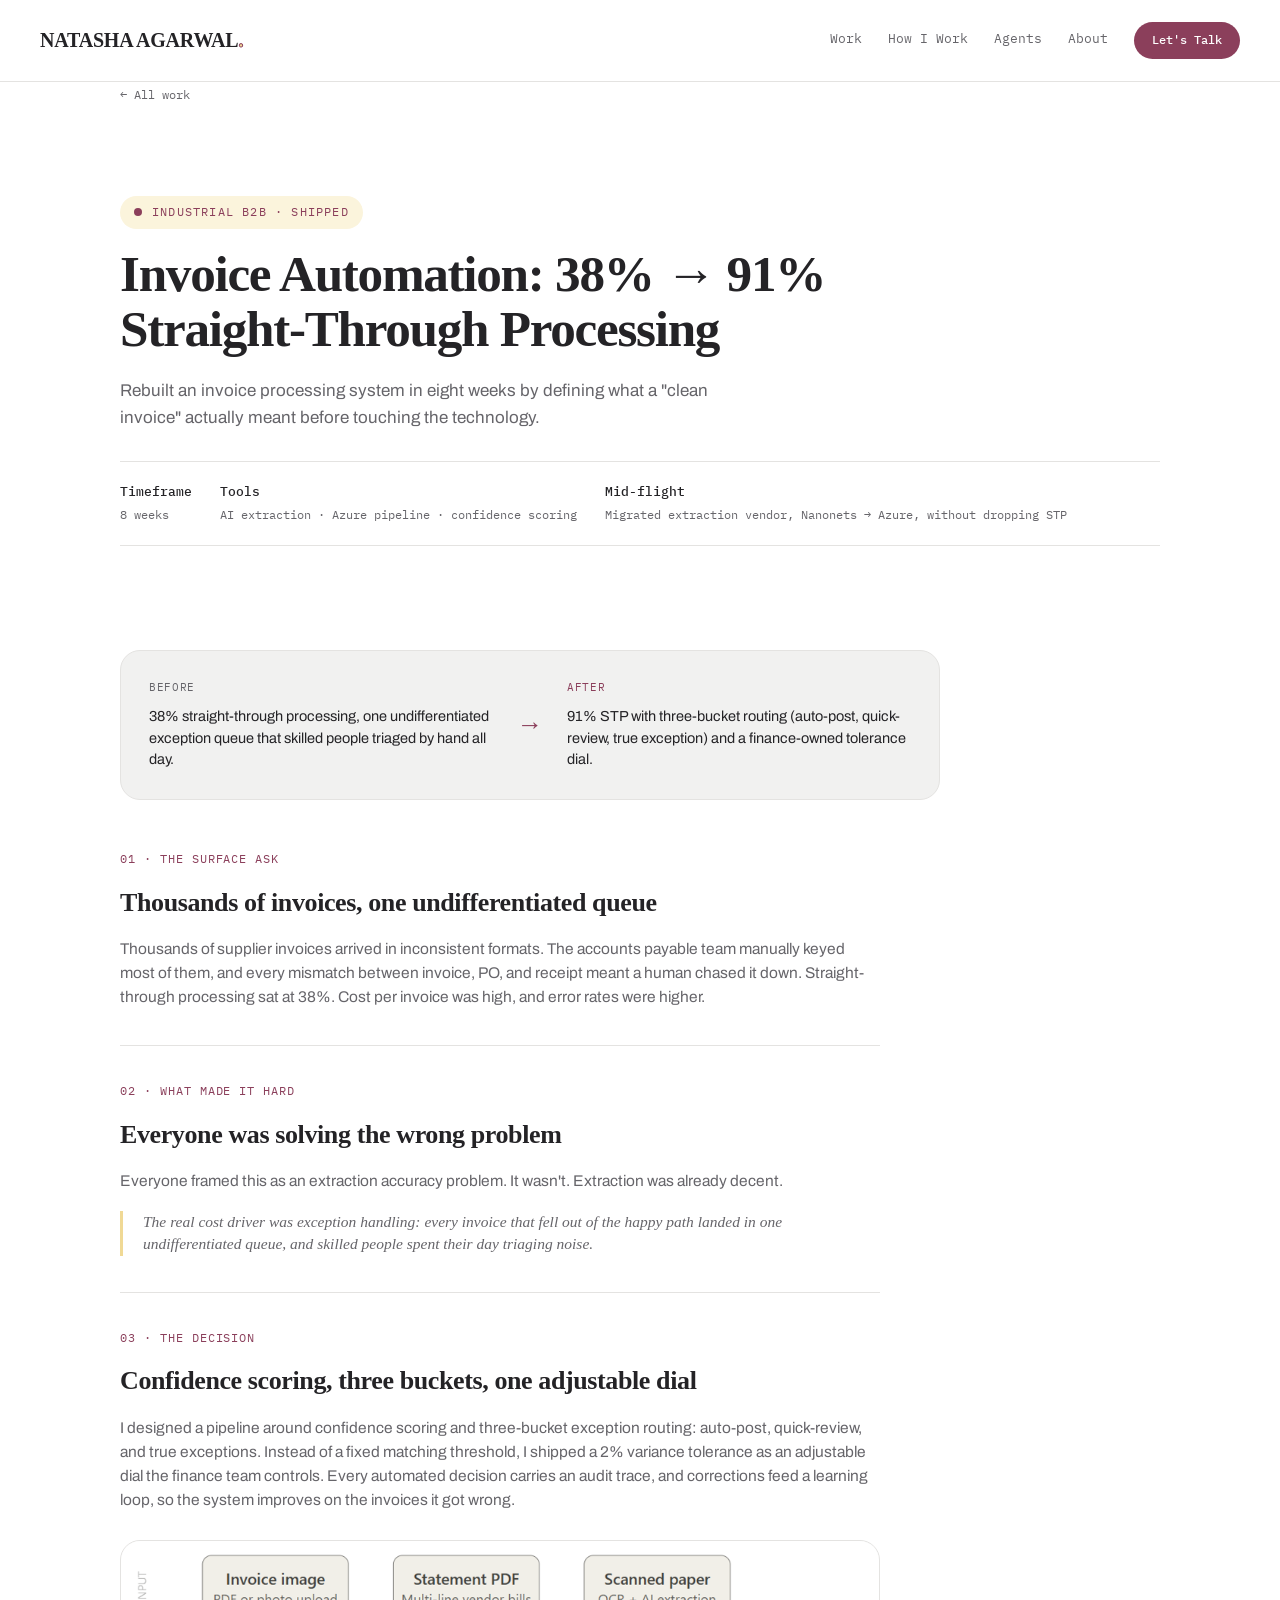
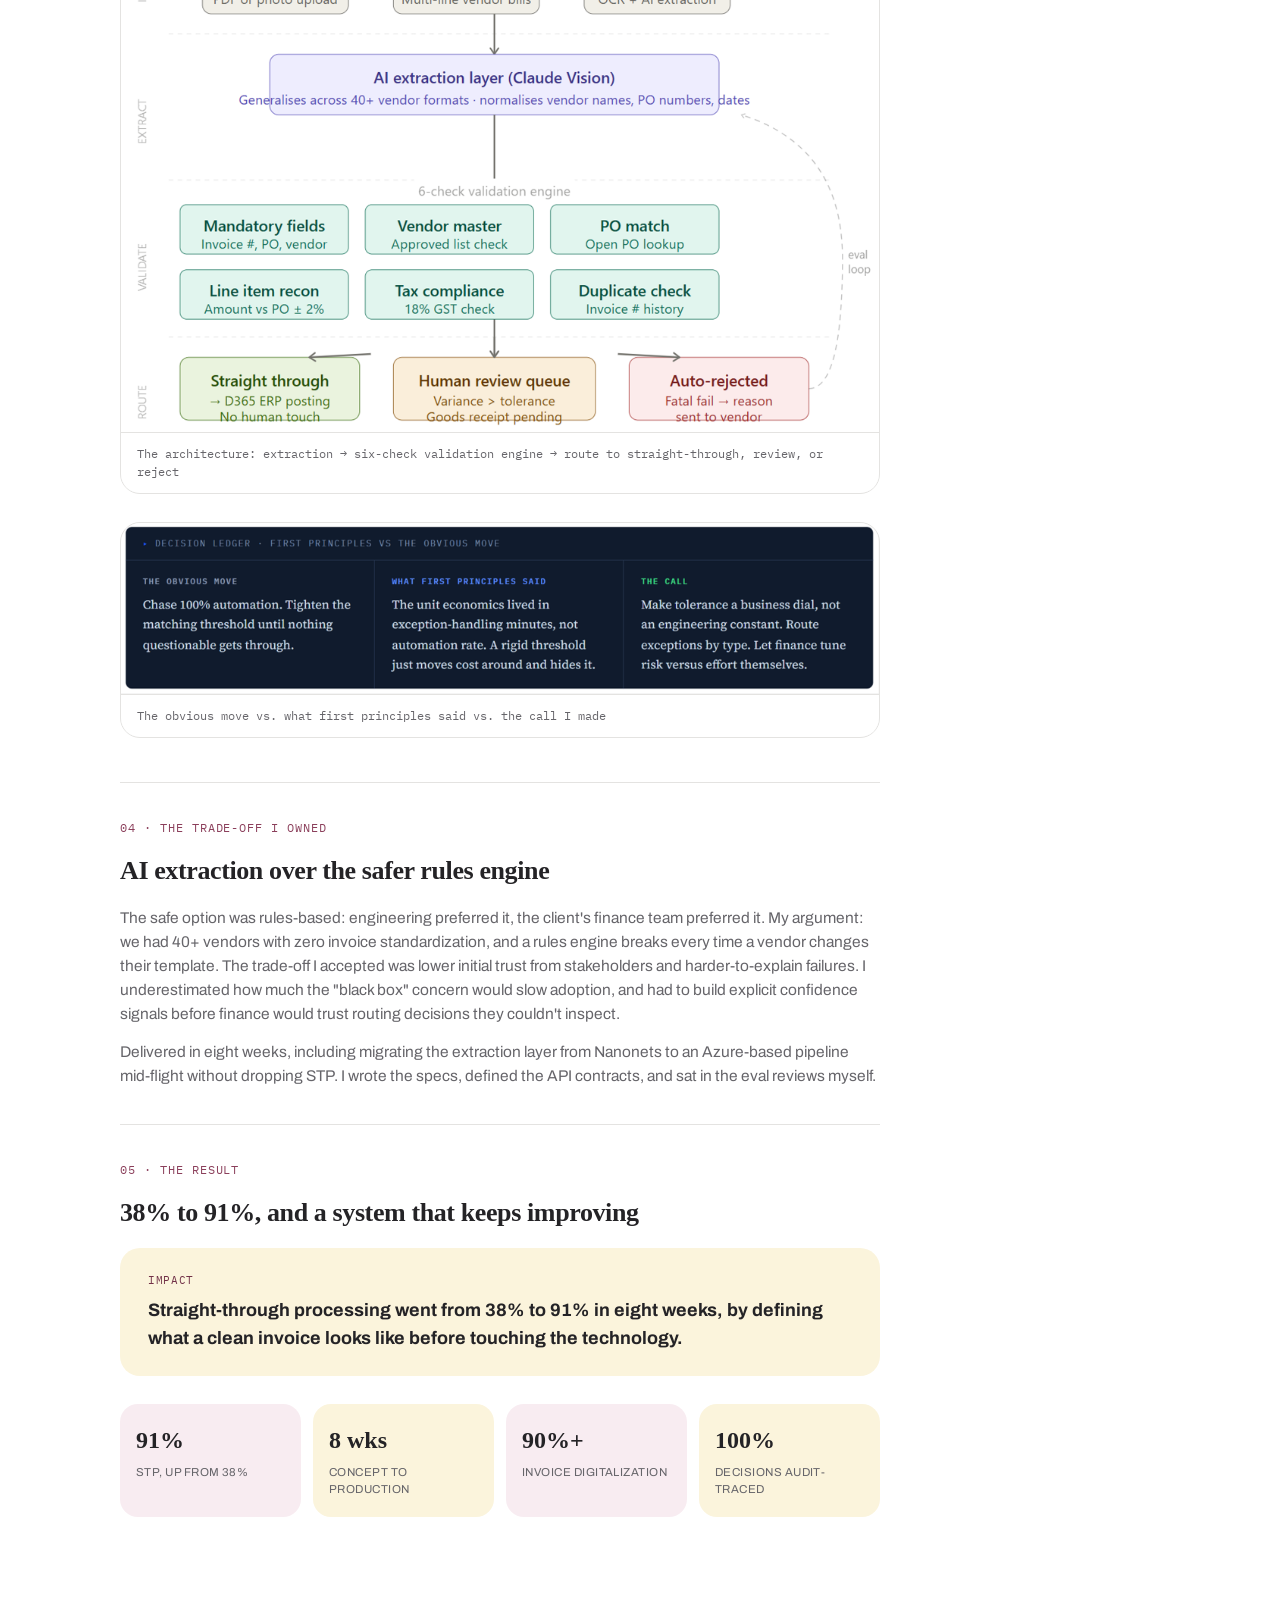
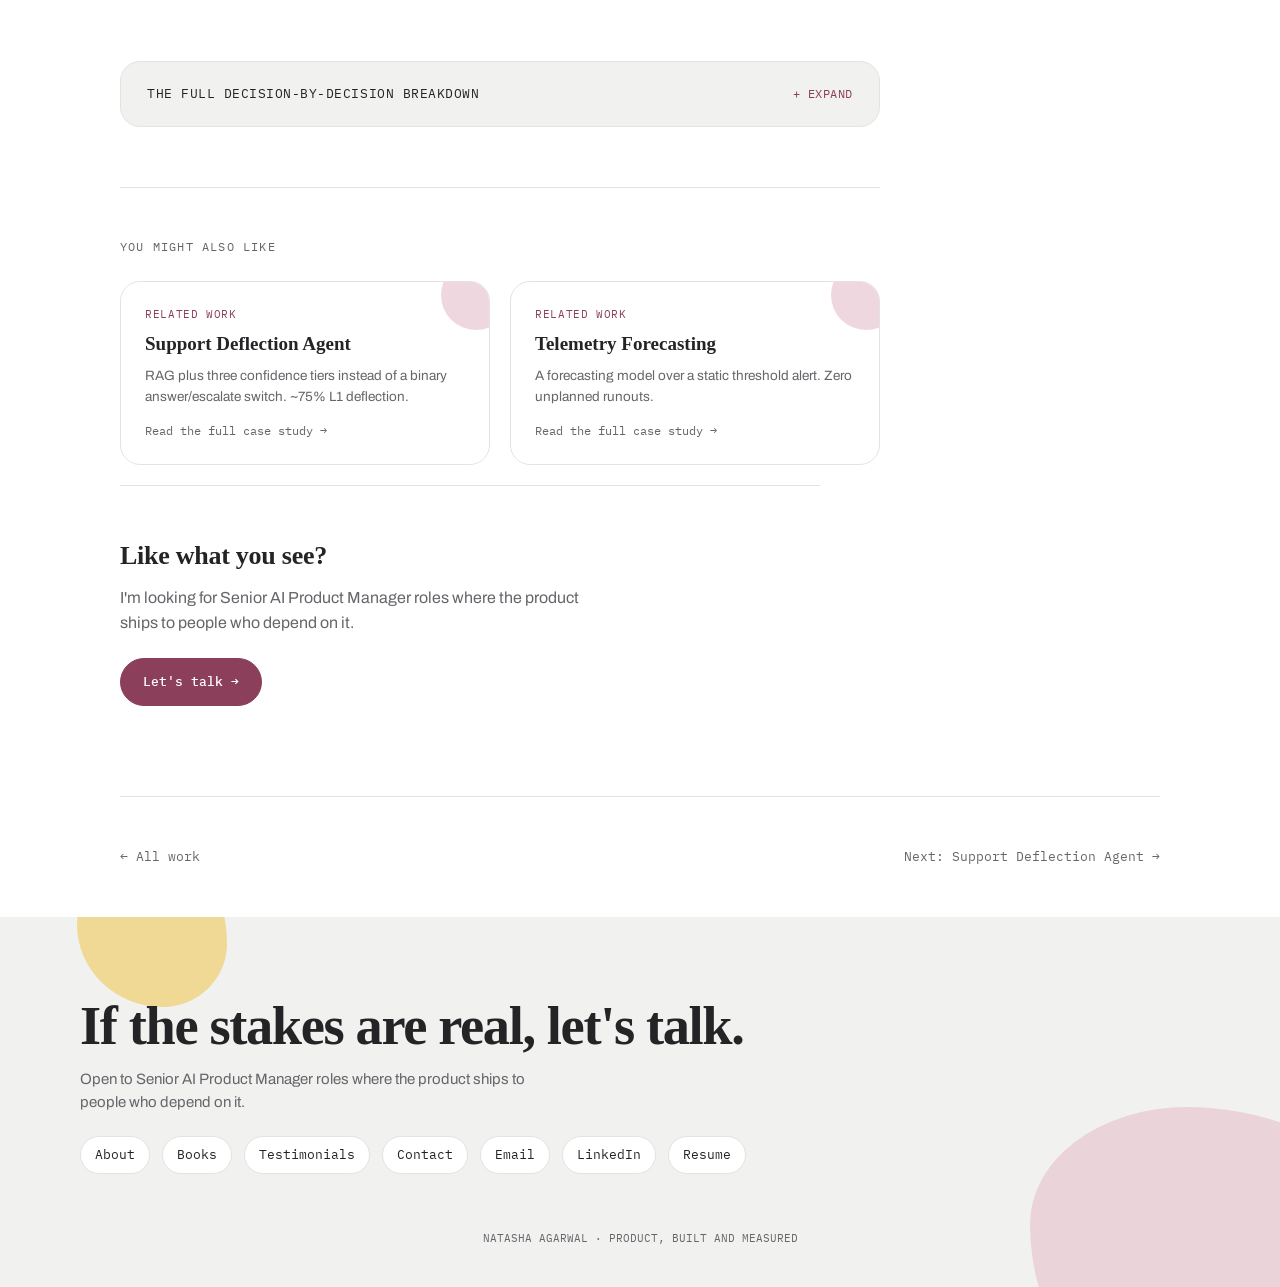
<file: case-studies/invoice-automation.html>
<!DOCTYPE html>
<html lang="en">
<head>
<meta charset="UTF-8">
<title>Invoice Automation | Natasha Agarwal</title>
<meta name="description" content="Rebuilt an invoice processing system from 38% to 91% straight-through processing in eight weeks, by defining what a clean invoice looks like before touching the technology.">
<meta name="viewport" content="width=device-width, initial-scale=1">
<link rel="preconnect" href="https://fonts.googleapis.com">
<link href="https://fonts.googleapis.com/css2?family=Archivo:wght@400;500;700;900&family=IBM+Plex+Mono:wght@400;500&display=swap" rel="stylesheet">
<link rel="stylesheet" href="../css/style.css">
</head>
<body data-case-id="invoice-automation">

<header>
  <div class="name"><a href="../index.html" style="text-decoration:none;color:inherit;">NATASHA AGARWAL<span class="dot">.</span></a></div>
  <nav>
    <a href="../index.html#work">Work</a>
    <a href="../index.html#how-i-work">How I Work</a>
    <a href="../index.html#agents">Agents</a>
    <a href="../about.html">About</a>
    <a class="nav-cta" href="../contact.html">Let's Talk</a>
  </nav>
</header>

<div class="wrap">
  <a class="back-link" href="../index.html#work">← All work</a>

  <section class="case-hero">
    <div class="case-tag">Industrial B2B · Shipped</div>
    <h1 class="case-title">Invoice Automation: 38% → 91% Straight-Through Processing</h1>
    <p class="case-dek">Rebuilt an invoice processing system in eight weeks by defining what a "clean invoice" actually meant before touching the technology.</p>

    <div class="case-meta">
      <div><b>Timeframe</b>8 weeks</div>
      <div><b>Tools</b>AI extraction · Azure pipeline · confidence scoring</div>
      <div><b>Mid-flight</b>Migrated extraction vendor, Nanonets → Azure, without dropping STP</div>
    </div>
  </section>


  <div class="ba-compare">
    <div class="ba-col before">
      <div class="ba-tag">Before</div>
      <p>38% straight-through processing, one undifferentiated exception queue that skilled people triaged by hand all day.</p>
    </div>
    <div class="ba-arrow">→</div>
    <div class="ba-col after">
      <div class="ba-tag">After</div>
      <p>91% STP with three-bucket routing (auto-post, quick-review, true exception) and a finance-owned tolerance dial.</p>
    </div>
  </div>

  <div class="ledger">

    <div class="ledger-block">
      <div class="ledger-label">01 · The Surface Ask</div>
      <h3>Thousands of invoices, one undifferentiated queue</h3>
      <p>Thousands of supplier invoices arrived in inconsistent formats. The accounts payable team manually keyed most of them, and every mismatch between invoice, PO, and receipt meant a human chased it down. Straight-through processing sat at 38%. Cost per invoice was high, and error rates were higher.</p>
    </div>

    <div class="ledger-block">
      <div class="ledger-label">02 · What Made It Hard</div>
      <h3>Everyone was solving the wrong problem</h3>
      <p>Everyone framed this as an extraction accuracy problem. It wasn't. Extraction was already decent.</p>
      <p class="pull">The real cost driver was exception handling: every invoice that fell out of the happy path landed in one undifferentiated queue, and skilled people spent their day triaging noise.</p>
    </div>

    <div class="ledger-block">
      <div class="ledger-label">03 · The Decision</div>
      <h3>Confidence scoring, three buckets, one adjustable dial</h3>
      <p>I designed a pipeline around confidence scoring and three-bucket exception routing: auto-post, quick-review, and true exceptions. Instead of a fixed matching threshold, I shipped a 2% variance tolerance as an adjustable dial the finance team controls. Every automated decision carries an audit trace, and corrections feed a learning loop, so the system improves on the invoices it got wrong.</p>
      <figure class="case-figure">
        <img src="../images/case-studies/invoice-architecture.png" alt="Architecture diagram: invoice inputs feed an AI extraction layer, then a six-check validation engine, then route to straight-through, human review, or auto-reject">
        <figcaption>The architecture: extraction → six-check validation engine → route to straight-through, review, or reject</figcaption>
      </figure>
      <figure class="case-figure">
        <img src="../images/case-studies/invoice-decision-ledger.png" alt="Decision ledger: the obvious move was to chase 100% automation by tightening the threshold; first principles said the cost lived in exception-handling minutes; the call was to make tolerance a business dial, not an engineering constant">
        <figcaption>The obvious move vs. what first principles said vs. the call I made</figcaption>
      </figure>
    </div>

    <div class="ledger-block">
      <div class="ledger-label">04 · The Trade-off I Owned</div>
      <h3>AI extraction over the safer rules engine</h3>
      <p>The safe option was rules-based: engineering preferred it, the client's finance team preferred it. My argument: we had 40+ vendors with zero invoice standardization, and a rules engine breaks every time a vendor changes their template. The trade-off I accepted was lower initial trust from stakeholders and harder-to-explain failures. I underestimated how much the "black box" concern would slow adoption, and had to build explicit confidence signals before finance would trust routing decisions they couldn't inspect.</p>
      <p>Delivered in eight weeks, including migrating the extraction layer from Nanonets to an Azure-based pipeline mid-flight without dropping STP. I wrote the specs, defined the API contracts, and sat in the eval reviews myself.</p>
    </div>

    <div class="ledger-block">
      <div class="ledger-label">05 · The Result</div>
      <h3>38% to 91%, and a system that keeps improving</h3>
      <div class="result-banner">
        <div class="lbl">Impact</div>
        <div class="val">Straight-through processing went from 38% to 91% in eight weeks, by defining what a clean invoice looks like before touching the technology.</div>
      </div>
      <div class="mini-stats">
        <div class="mini-stat"><div class="val">91%</div><div class="lbl">STP, up from 38%</div></div>
        <div class="mini-stat"><div class="val">8 wks</div><div class="lbl">Concept to production</div></div>
        <div class="mini-stat"><div class="val">90%+</div><div class="lbl">Invoice digitalization</div></div>
        <div class="mini-stat"><div class="val">100%</div><div class="lbl">Decisions audit-traced</div></div>
      </div>
    </div>

  </div>

  <details class="deep-dive">
    <summary>The full decision-by-decision breakdown</summary>
    <div class="deep-dive-body">
      <p style="color:var(--ink-dim); font-size:14px; padding-top:22px;">The surface ask was: replace the third-party extraction tool. The real problem was that nobody had ever formally defined what a clean invoice looks like, and the old tool had its own exception taxonomy baked into a black box that was wrong for this context. That had to be answered before a single line of code was written.</p>

      <div class="decision">
        <div class="d-num">Decision 1</div>
        <h4>AI extraction over a rules engine</h4>
        <p>I chose an AI extraction layer over a rules engine. The AI layer generalizes across formats and improves as it sees more invoices; a rules engine breaks every time a vendor changes their template. What I was wrong about initially: I underestimated how much the "black box" concern would slow adoption. I had to build explicit confidence signals, an extraction confidence score and a raw text view, before the finance team would trust routing decisions they couldn't inspect.</p>
      </div>

      <div class="decision">
        <div class="d-num">Decision 2</div>
        <h4>Defined the validation criteria before the exception logic</h4>
        <p>I wrote six validation checks, mandatory fields, vendor master, PO match, line item reconciliation, tax compliance, duplicate check, before anyone touched exception routing. The instinct was to replicate what the old tool flagged. I pushed back: replicating the old logic replicates the old problems. Defining "clean" from first principles added two weeks of discovery work, but gave us a shared language once we built the exception logic.</p>
      </div>

      <div class="decision">
        <div class="d-num">Decision 3</div>
        <h4>The 2% tolerance threshold</h4>
        <p>I didn't set the tolerance threshold. I sat with the client's finance and accounting team and asked what level of discrepancy they could accept the system deciding on, versus what needed a human. We started at 1%, too conservative, the review queue was still overwhelming. We loosened it to 2% at week four as extraction accuracy proved out, and I built it as a configurable dial, not a hardcoded rule.</p>
        <span class="tag-blind">Blind spot</span>
        <p>I initially thought the threshold was a technical parameter. It's actually a trust parameter: the right number is wherever the finance team stops second-guessing the system.</p>
      </div>

      <div class="decision">
        <div class="d-num">Decision 4</div>
        <h4>Three buckets, not two</h4>
        <p>Most teams build two buckets: approved and needs review. I built three: auto-correct, human review, auto-reject. The auto-correct bucket, vendor name variants, date formatting, PO number spacing, prevented hundreds of invoices from landing in the human queue for reasons that were noise, not signal.</p>
        <span class="tag-blind">Blind spot</span>
        <p>I almost didn't build the auto-correct layer, engineering pushed back on complexity. What changed my mind was watching the finance team spend twenty minutes hunting an invoice that had been mis-filed because "Microsoft Corp" didn't match "Microsoft Corporation."</p>
      </div>

      <div class="decision">
        <div class="d-num">Decision 5</div>
        <h4>The weekly eval loop</h4>
        <p>I made exception rate, not STP rate, the primary metric. Optimizing for STP rate incentivizes loosening tolerances and pushing borderline invoices through; tracking exceptions by type and vendor shows where the system is actually failing. Salesforce was generating 40% of the human review queue. That told me their invoice format had something unusual. One custom normalization rule moved STP eight points in a single week.</p>
      </div>

      <div class="decision">
        <div class="d-num">Blind spots found after shipping</div>
        <h4>Three things I got wrong along the way</h4>
        <p><strong>Vendor-facing language:</strong> I designed rejection reasons for the finance team, clear and auditable, but they also go back to vendors. "Line item variance 3.04% exceeds 2% tolerance against PO-2024-003" means nothing to a vendor's accounts payable team. I rewrote the rejection language mid-build after the first vendor called confused.</p>
        <p><strong>Goods receipt as a hard dependency:</strong> I initially made goods receipt confirmation a fatal check. Invoices routinely arrive before the warehouse team processes the receipt, so this was auto-rejecting completely normal invoices. I demoted it to a soft check after three false rejections in week one.</p>
        <p><strong>The missing "why":</strong> the first version showed finance managers that exceptions existed, not why. I watched a finance manager spend twenty minutes hunting one invoice. Adding the rejection reason and queue age was a requirement written in an afternoon, and it cut average exception resolution time by 60%.</p>
      </div>

      <div class="decision">
        <div class="d-num">What I'd do differently</div>
        <h4>Start with the vendors, not just finance</h4>
        <p>I'd run a vendor survey before defining the rejection taxonomy. The vendors are upstream of this system, and I treated them as downstream. Getting two or three vendors on a call in week one, asking what they'd actually need to know to fix a rejection, would have saved two iterations on the rejection message format. I'd also instrument the auto-correct layer from day one. By week six I had no visibility into how many vendor name variants were being silently corrected, and that data would have told me much earlier which vendors needed format guidance.</p>
      </div>
    </div>
  </details>

  <div class="related-work">
    <div class="related-work-label">You might also like</div>
    <div class="related-grid" data-related-work></div>
  </div>

  <div class="case-cta">
    <h3>Like what you see?</h3>
    <p>I'm looking for Senior AI Product Manager roles where the product ships to people who depend on it.</p>
    <a class="btn primary" href="../contact.html">Let's talk →</a>
  </div>

  <div class="case-nav">
    <a href="../index.html#work">← All work</a>
    <a class="next" href="support-deflection-agent.html">Next: Support Deflection Agent →</a>
  </div>
</div>

<footer>
  <div class="footer-inner">
    <div>
      <h2>If the stakes are real, let's talk.</h2>
      <p>Open to Senior AI Product Manager roles where the product ships to people who depend on it.</p>
      <div class="footer-links">
        <a href="../about.html">About</a>
        <a href="../books.html">Books</a>
        <a href="../testimonials.html">Testimonials</a>
        <a href="../contact.html">Contact</a>
        <a href="mailto:natasha.agarwal.254@gmail.com">Email</a>
        <a href="http://www.linkedin.com/in/natasha1agarwal" target="_blank" rel="noopener">LinkedIn</a>
        <a href="https://drive.google.com/file/d/16q6CAsI4wkckho32H79r2ci5qpHesmND/view?usp=sharing" target="_blank" rel="noopener">Resume</a>
      </div>
    </div>
  </div>
  <div class="footer-meta">NATASHA AGARWAL · PRODUCT, BUILT AND MEASURED</div>
</footer>

<script src="../js/showcase.js"></script>
</body>
</html>
</file>
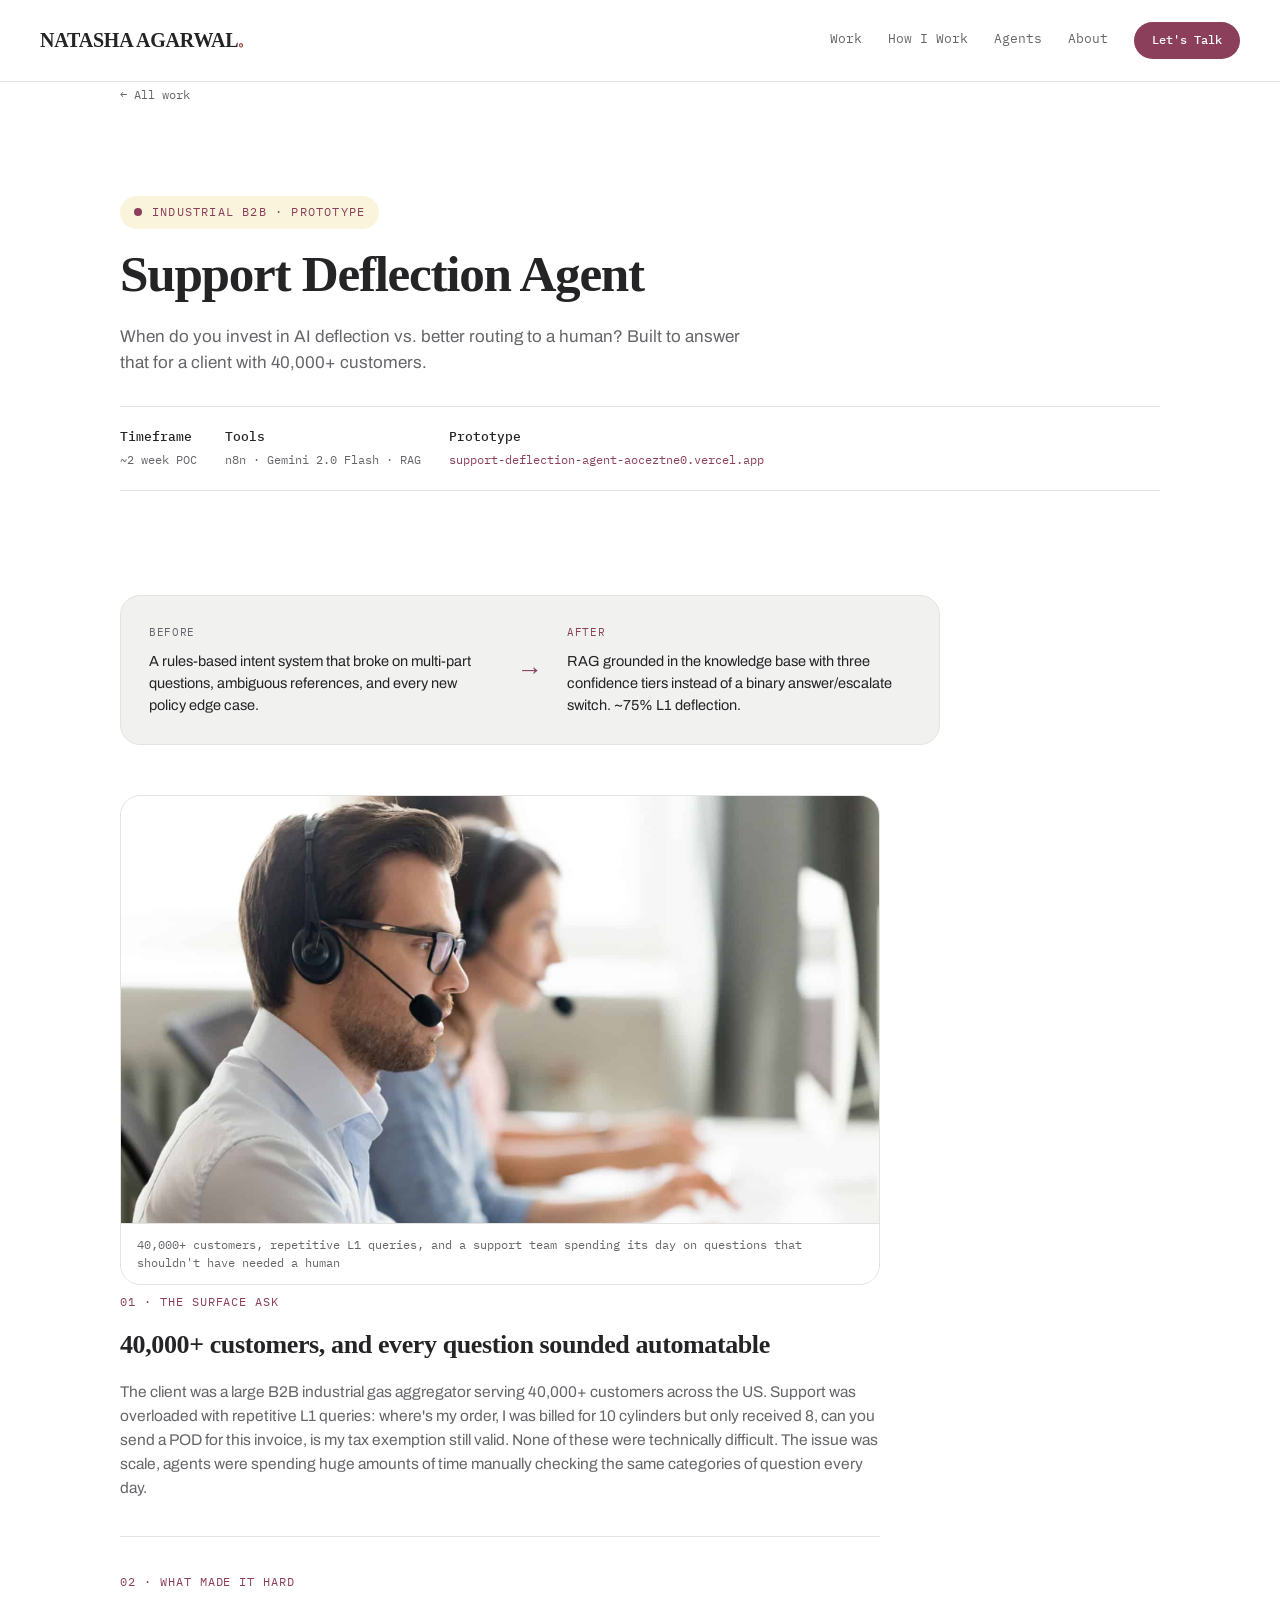
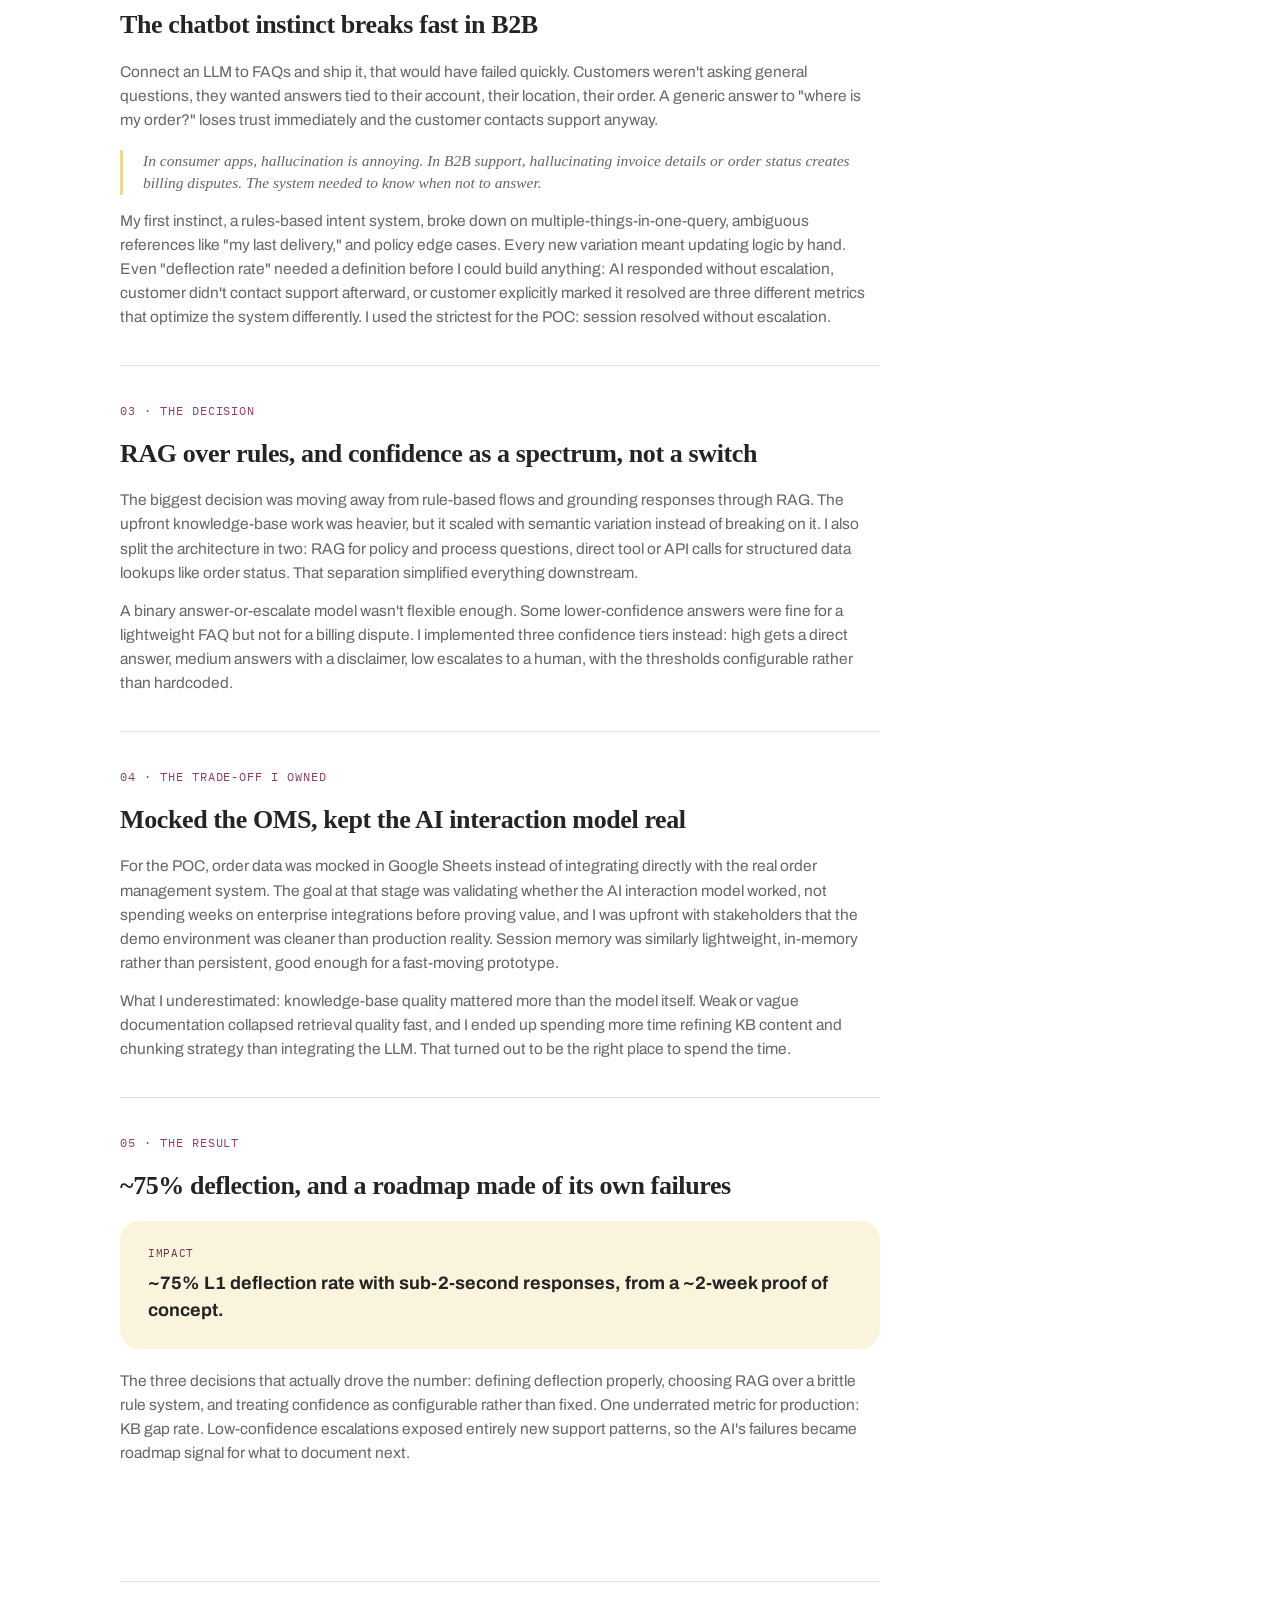
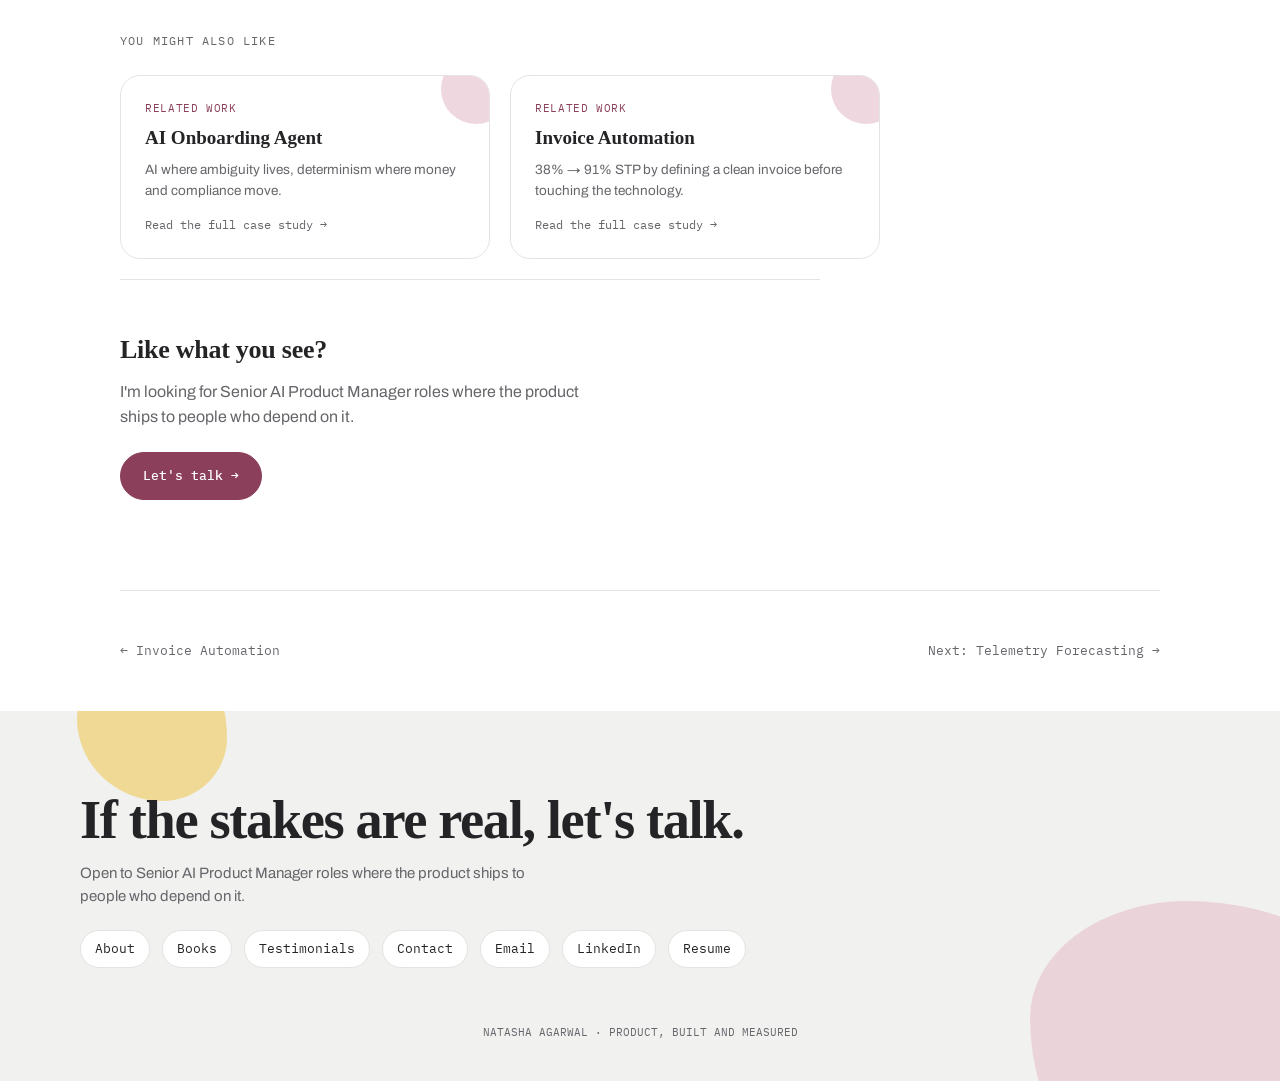
<file: case-studies/support-deflection-agent.html>
<!DOCTYPE html>
<html lang="en">
<head>
<meta charset="UTF-8">
<title>Support Deflection Agent | Natasha Agarwal</title>
<meta name="description" content="When do you invest in AI deflection vs. better routing to a human? A prototype built to answer that for a B2B client with 40,000+ customers.">
<meta name="viewport" content="width=device-width, initial-scale=1">
<link rel="preconnect" href="https://fonts.googleapis.com">
<link href="https://fonts.googleapis.com/css2?family=Archivo:wght@400;500;700;900&family=IBM+Plex+Mono:wght@400;500&display=swap" rel="stylesheet">
<link rel="stylesheet" href="../css/style.css">
</head>
<body data-case-id="support-deflection-agent">

<header>
  <div class="name"><a href="../index.html" style="text-decoration:none;color:inherit;">NATASHA AGARWAL<span class="dot">.</span></a></div>
  <nav>
    <a href="../index.html#work">Work</a>
    <a href="../index.html#how-i-work">How I Work</a>
    <a href="../index.html#agents">Agents</a>
    <a href="../about.html">About</a>
    <a class="nav-cta" href="../contact.html">Let's Talk</a>
  </nav>
</header>

<div class="wrap">
  <a class="back-link" href="../index.html#work">← All work</a>

  <section class="case-hero">
    <div class="case-tag">Industrial B2B · Prototype</div>
    <h1 class="case-title">Support Deflection Agent</h1>
    <p class="case-dek">When do you invest in AI deflection vs. better routing to a human? Built to answer that for a client with 40,000+ customers.</p>

    <div class="case-meta">
      <div><b>Timeframe</b>~2 week POC</div>
      <div><b>Tools</b>n8n · Gemini 2.0 Flash · RAG</div>
      <div><b>Prototype</b><a href="https://support-deflection-agent-aoceztne0.vercel.app" target="_blank" rel="noopener">support-deflection-agent-aoceztne0.vercel.app</a></div>
    </div>
  </section>


  <div class="ba-compare">
    <div class="ba-col before">
      <div class="ba-tag">Before</div>
      <p>A rules-based intent system that broke on multi-part questions, ambiguous references, and every new policy edge case.</p>
    </div>
    <div class="ba-arrow">→</div>
    <div class="ba-col after">
      <div class="ba-tag">After</div>
      <p>RAG grounded in the knowledge base with three confidence tiers instead of a binary answer/escalate switch. ~75% L1 deflection.</p>
    </div>
  </div>

  <figure class="case-figure" style="max-width:760px;">
    <img src="../images/case-studies/support-deflection-hero.png" alt="Support agents at workstations handling customer calls">
    <figcaption>40,000+ customers, repetitive L1 queries, and a support team spending its day on questions that shouldn't have needed a human</figcaption>
  </figure>

  <div class="ledger">

    <div class="ledger-block">
      <div class="ledger-label">01 · The Surface Ask</div>
      <h3>40,000+ customers, and every question sounded automatable</h3>
      <p>The client was a large B2B industrial gas aggregator serving 40,000+ customers across the US. Support was overloaded with repetitive L1 queries: where's my order, I was billed for 10 cylinders but only received 8, can you send a POD for this invoice, is my tax exemption still valid. None of these were technically difficult. The issue was scale, agents were spending huge amounts of time manually checking the same categories of question every day.</p>
    </div>

    <div class="ledger-block">
      <div class="ledger-label">02 · What Made It Hard</div>
      <h3>The chatbot instinct breaks fast in B2B</h3>
      <p>Connect an LLM to FAQs and ship it, that would have failed quickly. Customers weren't asking general questions, they wanted answers tied to their account, their location, their order. A generic answer to "where is my order?" loses trust immediately and the customer contacts support anyway.</p>
      <p class="pull">In consumer apps, hallucination is annoying. In B2B support, hallucinating invoice details or order status creates billing disputes. The system needed to know when not to answer.</p>
      <p>My first instinct, a rules-based intent system, broke down on multiple-things-in-one-query, ambiguous references like "my last delivery," and policy edge cases. Every new variation meant updating logic by hand. Even "deflection rate" needed a definition before I could build anything: AI responded without escalation, customer didn't contact support afterward, or customer explicitly marked it resolved are three different metrics that optimize the system differently. I used the strictest for the POC: session resolved without escalation.</p>
    </div>

    <div class="ledger-block">
      <div class="ledger-label">03 · The Decision</div>
      <h3>RAG over rules, and confidence as a spectrum, not a switch</h3>
      <p>The biggest decision was moving away from rule-based flows and grounding responses through RAG. The upfront knowledge-base work was heavier, but it scaled with semantic variation instead of breaking on it. I also split the architecture in two: RAG for policy and process questions, direct tool or API calls for structured data lookups like order status. That separation simplified everything downstream.</p>
      <p>A binary answer-or-escalate model wasn't flexible enough. Some lower-confidence answers were fine for a lightweight FAQ but not for a billing dispute. I implemented three confidence tiers instead: high gets a direct answer, medium answers with a disclaimer, low escalates to a human, with the thresholds configurable rather than hardcoded.</p>
    </div>

    <div class="ledger-block">
      <div class="ledger-label">04 · The Trade-off I Owned</div>
      <h3>Mocked the OMS, kept the AI interaction model real</h3>
      <p>For the POC, order data was mocked in Google Sheets instead of integrating directly with the real order management system. The goal at that stage was validating whether the AI interaction model worked, not spending weeks on enterprise integrations before proving value, and I was upfront with stakeholders that the demo environment was cleaner than production reality. Session memory was similarly lightweight, in-memory rather than persistent, good enough for a fast-moving prototype.</p>
      <p>What I underestimated: knowledge-base quality mattered more than the model itself. Weak or vague documentation collapsed retrieval quality fast, and I ended up spending more time refining KB content and chunking strategy than integrating the LLM. That turned out to be the right place to spend the time.</p>
    </div>

    <div class="ledger-block">
      <div class="ledger-label">05 · The Result</div>
      <h3>~75% deflection, and a roadmap made of its own failures</h3>
      <div class="result-banner">
        <div class="lbl">Impact</div>
        <div class="val">~75% L1 deflection rate with sub-2-second responses, from a ~2-week proof of concept.</div>
      </div>
      <p style="margin-top:20px;">The three decisions that actually drove the number: defining deflection properly, choosing RAG over a brittle rule system, and treating confidence as configurable rather than fixed. One underrated metric for production: KB gap rate. Low-confidence escalations exposed entirely new support patterns, so the AI's failures became roadmap signal for what to document next.</p>
    </div>

  </div>

    <div class="related-work">
    <div class="related-work-label">You might also like</div>
    <div class="related-grid" data-related-work></div>
  </div>

<div class="case-cta">
    <h3>Like what you see?</h3>
    <p>I'm looking for Senior AI Product Manager roles where the product ships to people who depend on it.</p>
    <a class="btn primary" href="../contact.html">Let's talk →</a>
  </div>

  <div class="case-nav">
    <a href="invoice-automation.html">← Invoice Automation</a>
    <a class="next" href="telemetry-forecasting.html">Next: Telemetry Forecasting →</a>
  </div>
</div>

<footer>
  <div class="footer-inner">
    <div>
      <h2>If the stakes are real, let's talk.</h2>
      <p>Open to Senior AI Product Manager roles where the product ships to people who depend on it.</p>
      <div class="footer-links">
        <a href="../about.html">About</a>
        <a href="../books.html">Books</a>
        <a href="../testimonials.html">Testimonials</a>
        <a href="../contact.html">Contact</a>
        <a href="mailto:natasha.agarwal.254@gmail.com">Email</a>
        <a href="http://www.linkedin.com/in/natasha1agarwal" target="_blank" rel="noopener">LinkedIn</a>
        <a href="https://drive.google.com/file/d/16q6CAsI4wkckho32H79r2ci5qpHesmND/view?usp=sharing" target="_blank" rel="noopener">Resume</a>
      </div>
    </div>
  </div>
  <div class="footer-meta">NATASHA AGARWAL · PRODUCT, BUILT AND MEASURED</div>
</footer>

<script src="../js/showcase.js"></script>
</body>
</html>
</file>
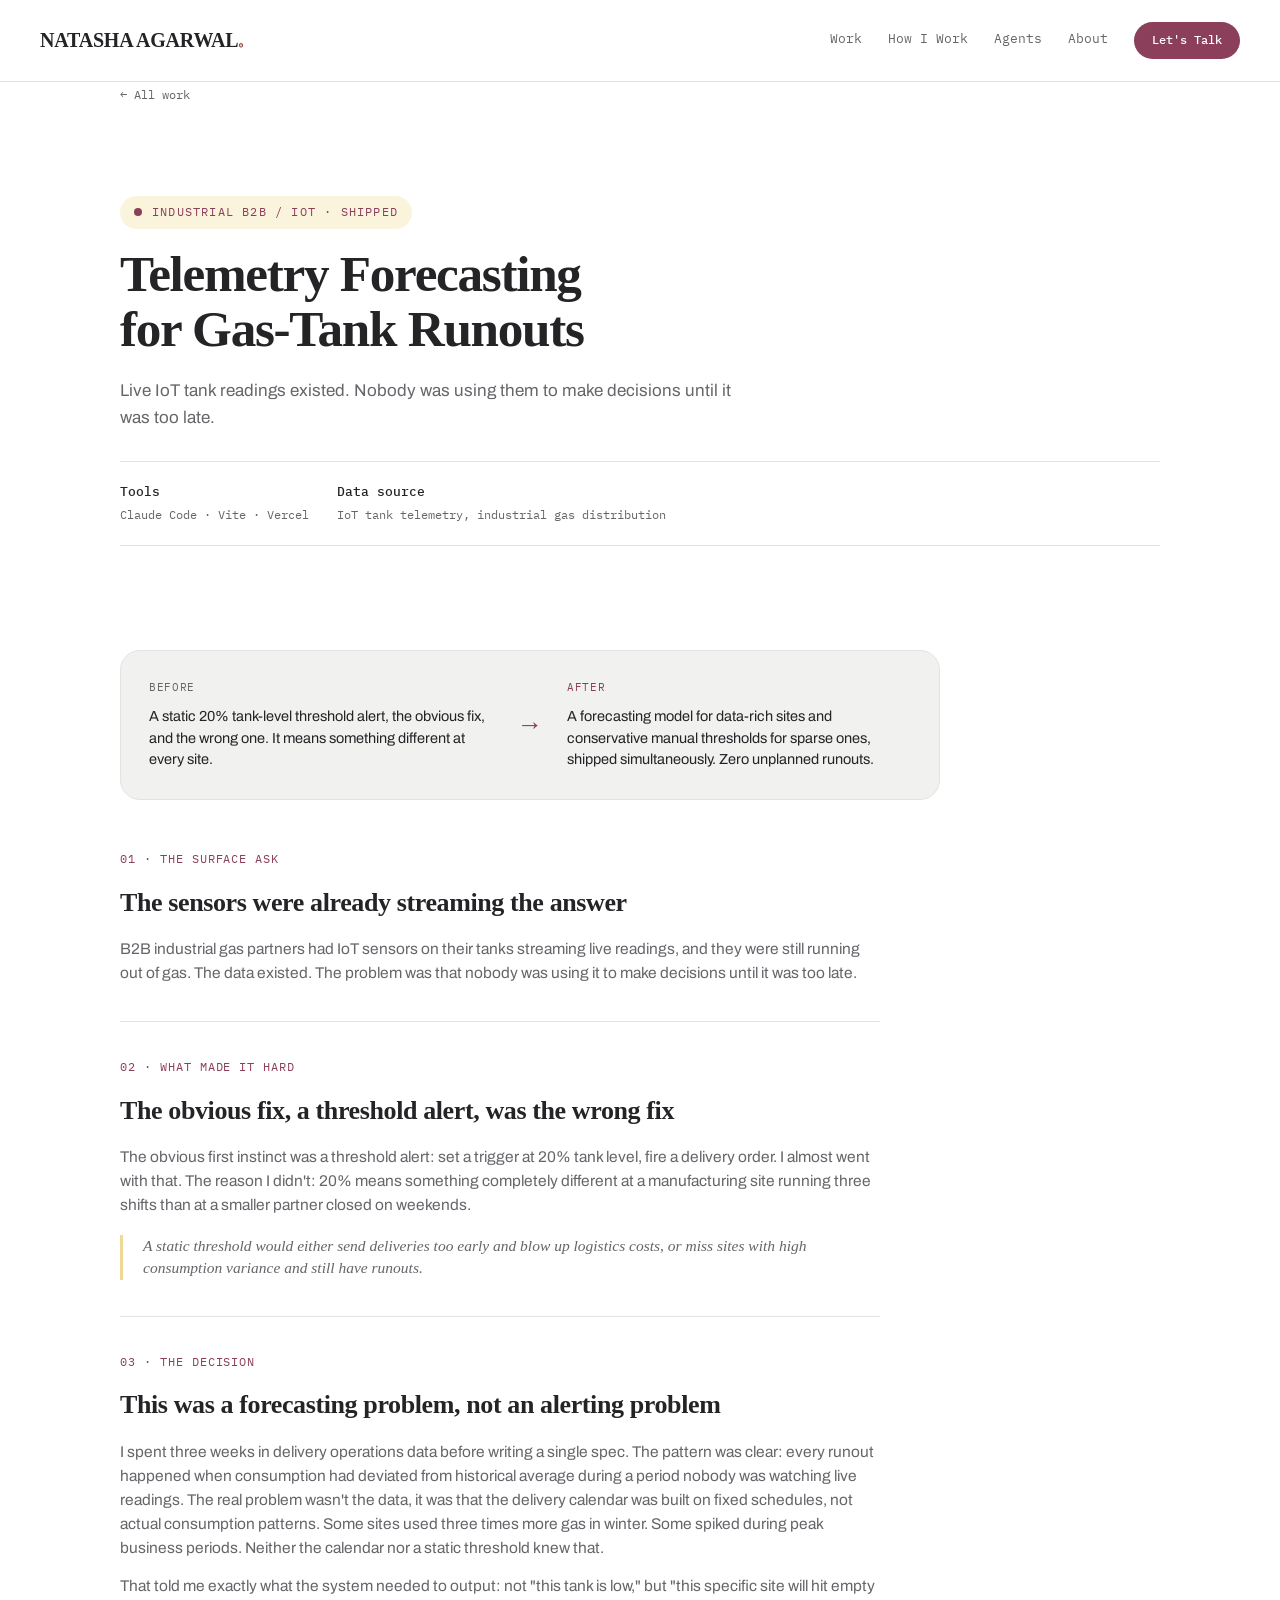
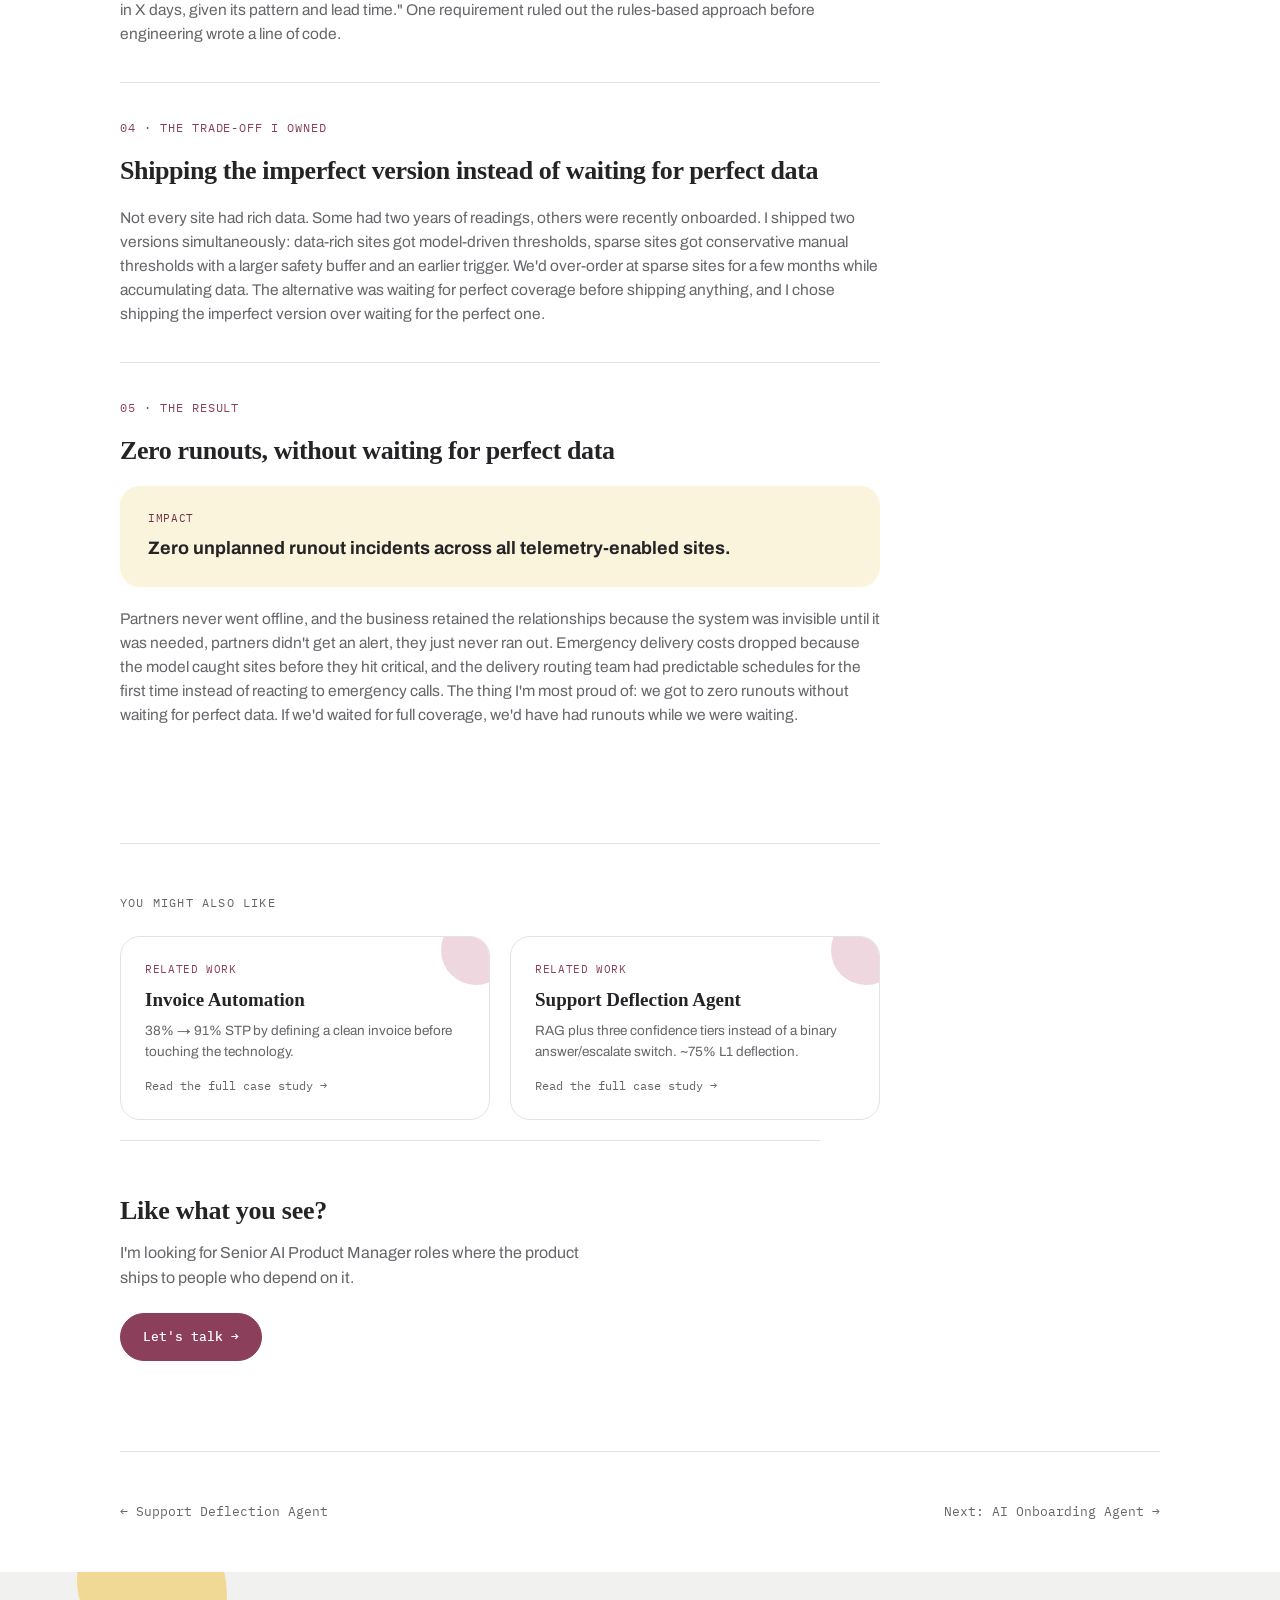
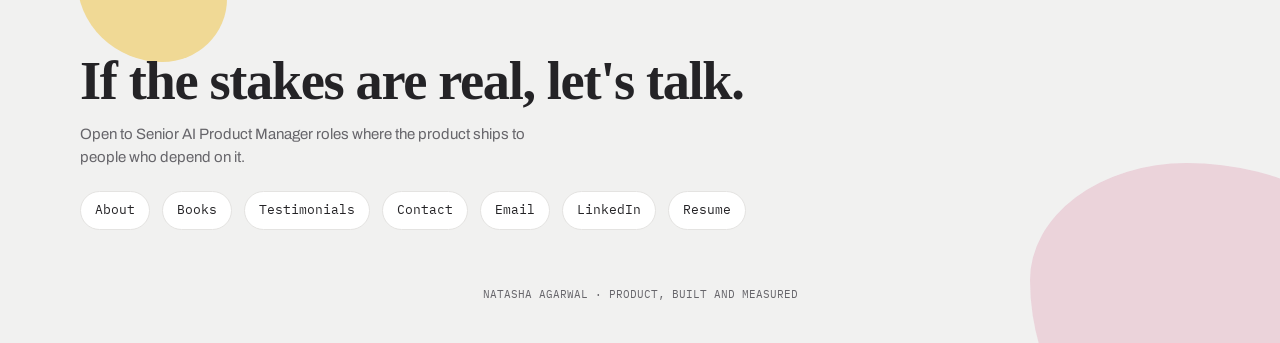
<file: case-studies/telemetry-forecasting.html>
<!DOCTYPE html>
<html lang="en">
<head>
<meta charset="UTF-8">
<title>Telemetry Forecasting | Natasha Agarwal</title>
<meta name="description" content="Live IoT tank readings existed, but nobody used them until it was too late. A forecasting system that got B2B industrial gas partners to zero unplanned runouts.">
<meta name="viewport" content="width=device-width, initial-scale=1">
<link rel="preconnect" href="https://fonts.googleapis.com">
<link href="https://fonts.googleapis.com/css2?family=Archivo:wght@400;500;700;900&family=IBM+Plex+Mono:wght@400;500&display=swap" rel="stylesheet">
<link rel="stylesheet" href="../css/style.css">
</head>
<body data-case-id="telemetry-forecasting">

<header>
  <div class="name"><a href="../index.html" style="text-decoration:none;color:inherit;">NATASHA AGARWAL<span class="dot">.</span></a></div>
  <nav>
    <a href="../index.html#work">Work</a>
    <a href="../index.html#how-i-work">How I Work</a>
    <a href="../index.html#agents">Agents</a>
    <a href="../about.html">About</a>
    <a class="nav-cta" href="../contact.html">Let's Talk</a>
  </nav>
</header>

<div class="wrap">
  <a class="back-link" href="../index.html#work">← All work</a>

  <section class="case-hero">
    <div class="case-tag">Industrial B2B / IoT · Shipped</div>
    <h1 class="case-title">Telemetry Forecasting for Gas-Tank Runouts</h1>
    <p class="case-dek">Live IoT tank readings existed. Nobody was using them to make decisions until it was too late.</p>

    <div class="case-meta">
      <div><b>Tools</b>Claude Code · Vite · Vercel</div>
      <div><b>Data source</b>IoT tank telemetry, industrial gas distribution</div>
    </div>
  </section>


  <div class="ba-compare">
    <div class="ba-col before">
      <div class="ba-tag">Before</div>
      <p>A static 20% tank-level threshold alert, the obvious fix, and the wrong one. It means something different at every site.</p>
    </div>
    <div class="ba-arrow">→</div>
    <div class="ba-col after">
      <div class="ba-tag">After</div>
      <p>A forecasting model for data-rich sites and conservative manual thresholds for sparse ones, shipped simultaneously. Zero unplanned runouts.</p>
    </div>
  </div>

  <div class="ledger">

    <div class="ledger-block">
      <div class="ledger-label">01 · The Surface Ask</div>
      <h3>The sensors were already streaming the answer</h3>
      <p>B2B industrial gas partners had IoT sensors on their tanks streaming live readings, and they were still running out of gas. The data existed. The problem was that nobody was using it to make decisions until it was too late.</p>
    </div>

    <div class="ledger-block">
      <div class="ledger-label">02 · What Made It Hard</div>
      <h3>The obvious fix, a threshold alert, was the wrong fix</h3>
      <p>The obvious first instinct was a threshold alert: set a trigger at 20% tank level, fire a delivery order. I almost went with that. The reason I didn't: 20% means something completely different at a manufacturing site running three shifts than at a smaller partner closed on weekends.</p>
      <p class="pull">A static threshold would either send deliveries too early and blow up logistics costs, or miss sites with high consumption variance and still have runouts.</p>
    </div>

    <div class="ledger-block">
      <div class="ledger-label">03 · The Decision</div>
      <h3>This was a forecasting problem, not an alerting problem</h3>
      <p>I spent three weeks in delivery operations data before writing a single spec. The pattern was clear: every runout happened when consumption had deviated from historical average during a period nobody was watching live readings. The real problem wasn't the data, it was that the delivery calendar was built on fixed schedules, not actual consumption patterns. Some sites used three times more gas in winter. Some spiked during peak business periods. Neither the calendar nor a static threshold knew that.</p>
      <p>That told me exactly what the system needed to output: not "this tank is low," but "this specific site will hit empty in X days, given its pattern and lead time." One requirement ruled out the rules-based approach before engineering wrote a line of code.</p>
    </div>

    <div class="ledger-block">
      <div class="ledger-label">04 · The Trade-off I Owned</div>
      <h3>Shipping the imperfect version instead of waiting for perfect data</h3>
      <p>Not every site had rich data. Some had two years of readings, others were recently onboarded. I shipped two versions simultaneously: data-rich sites got model-driven thresholds, sparse sites got conservative manual thresholds with a larger safety buffer and an earlier trigger. We'd over-order at sparse sites for a few months while accumulating data. The alternative was waiting for perfect coverage before shipping anything, and I chose shipping the imperfect version over waiting for the perfect one.</p>
    </div>

    <div class="ledger-block">
      <div class="ledger-label">05 · The Result</div>
      <h3>Zero runouts, without waiting for perfect data</h3>
      <div class="result-banner">
        <div class="lbl">Impact</div>
        <div class="val">Zero unplanned runout incidents across all telemetry-enabled sites.</div>
      </div>
      <p style="margin-top:20px;">Partners never went offline, and the business retained the relationships because the system was invisible until it was needed, partners didn't get an alert, they just never ran out. Emergency delivery costs dropped because the model caught sites before they hit critical, and the delivery routing team had predictable schedules for the first time instead of reacting to emergency calls. The thing I'm most proud of: we got to zero runouts without waiting for perfect data. If we'd waited for full coverage, we'd have had runouts while we were waiting.</p>
    </div>

  </div>

    <div class="related-work">
    <div class="related-work-label">You might also like</div>
    <div class="related-grid" data-related-work></div>
  </div>

<div class="case-cta">
    <h3>Like what you see?</h3>
    <p>I'm looking for Senior AI Product Manager roles where the product ships to people who depend on it.</p>
    <a class="btn primary" href="../contact.html">Let's talk →</a>
  </div>

  <div class="case-nav">
    <a href="support-deflection-agent.html">← Support Deflection Agent</a>
    <a class="next" href="ai-onboarding-agent.html">Next: AI Onboarding Agent →</a>
  </div>
</div>

<footer>
  <div class="footer-inner">
    <div>
      <h2>If the stakes are real, let's talk.</h2>
      <p>Open to Senior AI Product Manager roles where the product ships to people who depend on it.</p>
      <div class="footer-links">
        <a href="../about.html">About</a>
        <a href="../books.html">Books</a>
        <a href="../testimonials.html">Testimonials</a>
        <a href="../contact.html">Contact</a>
        <a href="mailto:natasha.agarwal.254@gmail.com">Email</a>
        <a href="http://www.linkedin.com/in/natasha1agarwal" target="_blank" rel="noopener">LinkedIn</a>
        <a href="https://drive.google.com/file/d/16q6CAsI4wkckho32H79r2ci5qpHesmND/view?usp=sharing" target="_blank" rel="noopener">Resume</a>
      </div>
    </div>
  </div>
  <div class="footer-meta">NATASHA AGARWAL · PRODUCT, BUILT AND MEASURED</div>
</footer>

<script src="../js/showcase.js"></script>
</body>
</html>
</file>
<file: css/style.css>
/* ============================================================
   Natasha Agarwal, Product Portfolio
   Theme v2 (light). Requested by Nats: light grey and white
   backgrounds, blush and butter as playful accents, expressive
   serif display type. Change tokens here only; every page reads
   from these variables.
   ============================================================ */

:root{
  /* Backgrounds */
  --bg:#F1F1F0;            /* light grey: hero and selected bands */
  --paper:#FFFFFF;         /* white: main content and case sections */
  --bg-panel:#FFFFFF;
  --bg-panel-2:#F7F7F6;

  /* Ink */
  --ink:#242326;
  --ink-dim:#66656a;

  /* Playful palette (Nats's brief) */
  --blush:#E8C7D2;         /* abstract organic shapes */
  --butter:#F0D995;        /* decorative accents */
  --blush-soft:#F8ECF1;
  --butter-soft:#FBF4DC;

  /* Text accent: deep rose, readable on light backgrounds */
  --rose:#8B3F5B;
  --rose-deep:#713047;
  --accent:var(--rose);
  --accent-dim:#8B3F5B1f;
  --warm:var(--rose-deep);

  --rule:#E4E3E1;
  --radius:16px;
  --max:1120px;

  --font-display:'Fraunces', Georgia, 'Times New Roman', serif;
  --font-body:'Archivo', -apple-system, BlinkMacSystemFont, sans-serif;
  --font-mono:'IBM Plex Mono', 'SFMono-Regular', monospace;
}

*{box-sizing:border-box; margin:0; padding:0;}

html{scroll-behavior:smooth;}

body{
  background:var(--paper);
  color:var(--ink);
  font-family:var(--font-body);
  line-height:1.55;
  -webkit-font-smoothing:antialiased;
}

.mono{font-family:var(--font-mono);}

.wrap{max-width:var(--max); margin:0 auto; padding:0 40px; position:relative;}

a{color:inherit;}

img{max-width:100%; display:block;}

/* Grey band: used for hero, selected sections, footer */
.band-grey{background:var(--bg);}

/* ---------- Header ---------- */

header{
  display:flex; justify-content:space-between; align-items:center;
  padding:22px 40px; border-bottom:1px solid var(--rule);
  position:sticky; top:0; background:rgba(255,255,255,0.92); backdrop-filter:blur(10px);
  z-index:50;
}
header .name{font-family:var(--font-display); font-weight:600; font-size:20px; letter-spacing:-0.01em;}
header .name .dot{color:var(--butter); -webkit-text-stroke:1px var(--rose);}
nav{display:flex; align-items:center; gap:26px;}
nav a:not(.nav-cta){
  color:var(--ink-dim); text-decoration:none; font-size:13px;
  font-family:var(--font-mono); transition:color .15s ease; position:relative; padding-bottom:2px;
}
nav a:not(.nav-cta)::after{
  content:''; position:absolute; left:0; bottom:0; width:0; height:2px; background:var(--butter);
  transition:width .2s ease;
}
nav a:not(.nav-cta):hover{color:var(--ink);}
nav a:not(.nav-cta):hover::after{width:100%;}
.nav-cta{
  font-family:var(--font-mono); font-size:12px; padding:9px 18px; border-radius:100px;
  background:var(--rose); color:#FFFFFF !important; text-decoration:none; font-weight:500;
  transition:opacity .15s ease, transform .15s ease;
}
.nav-cta:hover{opacity:0.9; transform:translateY(-1px);}

/* ---------- Hero (playful) ---------- */

.hero-band{position:relative; overflow:hidden; background:var(--bg);}
.hero{padding:76px 0 56px; display:grid; grid-template-columns:1.2fr 0.8fr; gap:48px; align-items:center; position:relative;}
.hero-copy{position:relative; z-index:2;}

/* organic decorative shapes behind the hero */
.blob{position:absolute; pointer-events:none; z-index:0;}
.blob-blush{
  width:520px; height:460px; right:-120px; top:-80px; background:var(--blush); opacity:.85;
  border-radius:46% 54% 58% 42% / 39% 37% 63% 61%; transform:rotate(14deg);
}
.blob-butter{
  width:260px; height:280px; left:-90px; bottom:-70px; background:var(--butter);
  border-radius:64% 36% 43% 57% / 45% 58% 42% 55%; transform:rotate(-20deg);
}
.blob-blush-2{
  width:120px; height:130px; left:46%; top:8px; background:var(--blush); opacity:.6;
  border-radius:58% 42% 35% 65% / 52% 61% 39% 48%;
}
.dots{
  position:absolute; width:120px; height:110px; z-index:0; pointer-events:none;
  background-image:radial-gradient(var(--ink) 1.6px, transparent 1.9px);
  background-size:18px 18px; opacity:.55;
  -webkit-mask-image:radial-gradient(circle at 30% 40%, #000 30%, transparent 72%);
          mask-image:radial-gradient(circle at 30% 40%, #000 30%, transparent 72%);
}
.squiggle{position:absolute; pointer-events:none; z-index:1; overflow:visible;}
.sparkle{
  position:absolute; pointer-events:none; z-index:2; font-size:44px; line-height:1; color:var(--ink);
  transform:rotate(-12deg);
}

.role{
  font-family:var(--font-mono); font-size:12px; color:var(--rose);
  text-transform:uppercase; letter-spacing:0.12em; margin-bottom:22px;
  display:inline-flex; align-items:center; gap:10px;
  background:#FFFFFFB3; border:1px solid var(--rule); padding:8px 14px; border-radius:100px;
}
.role::before{
  content:''; width:8px; height:8px; border-radius:50%; background:var(--butter);
  box-shadow:0 0 0 3px var(--rose) inset;
}

h1, h2, .case-title, .page-title{
  font-family:var(--font-display); font-weight:600; color:var(--ink);
  letter-spacing:-0.025em; text-transform:none; font-optical-sizing:auto;
}
h1{
  font-size:clamp(2.7rem, 5.4vw, 4.7rem); line-height:1.02;
  max-width:780px; margin-bottom:26px; text-wrap:balance;
}
h1 em, h2 em, .case-title em, .page-title em{
  font-style:italic; font-weight:500; color:var(--rose);
  background:linear-gradient(transparent 62%, var(--butter) 62%, var(--butter) 92%, transparent 92%);
  padding:0 .05em;
}
h1 .accent{color:var(--rose); font-style:italic; font-weight:500;}
.lede{font-size:18px; color:var(--ink-dim); max-width:620px;}
.lede b{color:var(--ink); font-weight:600;}

.hero-links{margin-top:34px; display:flex; gap:12px; flex-wrap:wrap;}
.btn{
  display:inline-flex; align-items:center; gap:8px; font-family:var(--font-mono); font-size:13px;
  padding:13px 22px; border-radius:100px; text-decoration:none;
  border:1.5px solid var(--ink); color:var(--ink); background:transparent; transition:all .18s ease;
}
.btn.primary{background:var(--rose); border-color:var(--rose); color:#FFFFFF; font-weight:500;}
.btn.primary:hover{background:var(--rose-deep); border-color:var(--rose-deep); transform:translateY(-2px);}
.btn:not(.primary):hover{background:var(--ink); color:#FFFFFF; transform:translateY(-2px);}

.hero-chips{display:flex; flex-wrap:wrap; gap:10px; margin-top:34px;}
.hero-chip{
  font-family:var(--font-body); font-size:14px; font-weight:600; padding:8px 16px; border-radius:100px;
  color:var(--ink); border:1px solid transparent;
}
.hero-chip.c-blush{background:var(--blush);}
.hero-chip.c-butter{background:var(--butter);}
.hero-chip.c-white{background:#FFFFFF; border-color:var(--rule);}

/* Portrait in an organic frame */
.hero-visual{position:relative; z-index:2; justify-self:center; width:100%; max-width:430px;}
.blob-frame{
  position:relative; width:100%; aspect-ratio:0.92 / 1; overflow:hidden;
  border-radius:52% 48% 44% 56% / 48% 42% 58% 52%;
  background:var(--blush); box-shadow:0 30px 60px -30px rgba(113,48,71,.35);
}
.blob-frame img{width:100%; height:100%; object-fit:cover; object-position:50% 20%;}
.sticker{
  position:absolute; z-index:3; font-family:var(--font-body); font-weight:700; font-size:13px;
  background:#FFFFFF; color:var(--ink); padding:10px 14px; border-radius:14px;
  box-shadow:0 14px 30px -18px rgba(36,35,38,.45); border:1px solid var(--rule);
  animation:wiggle 6s ease-in-out infinite;
}
.sticker b{display:block; font-family:var(--font-display); font-size:22px; font-weight:600; color:var(--rose); line-height:1.1;}
.sticker.s1{left:-28px; top:22%; transform:rotate(-6deg);}
.sticker.s2{right:-18px; bottom:14%; transform:rotate(5deg); background:var(--butter); border-color:var(--butter); animation-delay:-2s;}
.sticker.s2 b{color:var(--ink);}

@keyframes wiggle{
  0%,100%{translate:0 0;}
  50%{translate:0 -6px;}
}

/* ---------- Impact strip ---------- */

.stats{padding:0 0 40px; display:grid; grid-template-columns:repeat(5,1fr); gap:14px;}
.stat{
  background:#FFFFFF; padding:22px 20px 20px; border-radius:var(--radius);
  border:1px solid var(--rule); position:relative; overflow:hidden;
}
.stat::after{
  content:''; position:absolute; width:58px; height:58px; right:-20px; top:-20px;
  border-radius:50% 50% 45% 55% / 55% 45% 55% 45%; background:var(--blush); opacity:.8;
}
.stat:nth-child(2)::after{background:var(--butter);}
.stat:nth-child(4)::after{background:var(--blush);}
.stat:nth-child(5)::after{background:var(--butter);}
.stat .val{font-family:var(--font-display); font-size:30px; font-weight:600; color:var(--ink); margin-bottom:6px; letter-spacing:-0.02em; position:relative; z-index:1;}
.stat .lbl{font-size:12.5px; color:var(--ink-dim); line-height:1.4; position:relative; z-index:1;}

/* ---------- Domains ---------- */

.domains{padding:0 0 64px; display:flex; flex-wrap:wrap; gap:10px;}
.domain{
  font-size:13px; padding:9px 16px; border-radius:100px; color:var(--ink-dim); background:#FFFFFF;
  border:1px solid var(--rule);
}
.domain b{color:var(--ink); font-weight:700;}
.domain:nth-child(1){background:var(--blush-soft);}
.domain:nth-child(2){background:var(--butter-soft);}

/* ---------- Section scaffolding ---------- */

.section{padding:96px 0; position:relative;}
.section-head{display:flex; justify-content:space-between; align-items:flex-end; margin-bottom:44px; gap:20px; flex-wrap:wrap;}
.section-label{
  font-family:var(--font-mono); font-size:12px; letter-spacing:0.1em;
  text-transform:uppercase; color:var(--rose);
  display:inline-flex; align-items:center; gap:8px; margin-bottom:12px;
}
.section-label::before{content:''; width:18px; height:10px; border-radius:50%; background:var(--butter);}
.section-sub{font-size:15.5px; color:var(--ink-dim); max-width:460px;}
h2{font-size:clamp(2rem, 3.6vw, 2.9rem); line-height:1.08; margin-bottom:10px;}

/* ---------- How I Work flow ---------- */

.flow{display:grid; grid-template-columns:repeat(5,1fr); gap:14px;}
.flow-step{
  background:var(--bg); border:1px solid var(--rule); border-radius:var(--radius); padding:22px 18px;
  position:relative; transition:transform .2s ease, background .2s ease;
}
.flow-step:hover{transform:translateY(-3px) rotate(-.4deg); background:#FFFFFF;}
.flow-step:nth-child(odd){border-radius:22px 16px 22px 16px;}
.flow-step .n{
  font-family:var(--font-display); font-style:italic; font-size:26px; color:var(--rose);
  margin-bottom:10px; line-height:1;
}
.flow-step .t{font-size:15px; font-weight:700; margin-bottom:8px; letter-spacing:-0.01em;}
.flow-step .d{font-size:13px; color:var(--ink-dim); line-height:1.5;}
.flow-example{
  margin-top:32px; font-size:14.5px; color:var(--ink-dim);
  background:var(--butter-soft); border-radius:var(--radius); padding:18px 22px;
}
.flow-example b{color:var(--ink);}

/* ---------- Case study cards ---------- */

.cards{display:grid; grid-template-columns:1fr 1fr; gap:22px;}
.card{
  display:block; text-decoration:none; position:relative; overflow:hidden;
  background:#FFFFFF; border:1px solid var(--rule); border-radius:var(--radius);
  padding:30px 30px 26px; transition:transform .18s ease, border-color .18s ease, box-shadow .18s ease;
  box-shadow:0 1px 0 rgba(36,35,38,.04);
}
.card::before{
  content:''; position:absolute; width:110px; height:110px; right:-42px; top:-44px;
  border-radius:48% 52% 38% 62% / 57% 41% 59% 43%; background:var(--blush); opacity:.7;
  transition:transform .3s ease;
}
.card:nth-child(3n+2)::before{background:var(--butter);}
.card:nth-child(3n)::before{background:var(--blush); opacity:.45;}
.card:hover{transform:translateY(-3px); border-color:var(--rose); box-shadow:0 22px 40px -28px rgba(113,48,71,.45);}
.card:hover::before{transform:rotate(18deg) scale(1.08);}
.card > *{position:relative; z-index:1;}
.card .read-more{
  margin-top:18px; font-family:var(--font-mono); font-size:12px; color:var(--ink-dim);
  display:flex; align-items:center; gap:6px;
}
.card:hover .read-more{color:var(--rose);}
.card .cat{font-family:var(--font-mono); font-size:11px; color:var(--rose); text-transform:uppercase; letter-spacing:0.06em; margin-bottom:14px;}
.card h3{font-family:var(--font-display); font-size:23px; font-weight:600; margin-bottom:12px; line-height:1.2; letter-spacing:-0.015em; padding-right:60px;}
.card p{font-size:14.5px; color:var(--ink-dim); margin-bottom:18px;}
.card .stat-line{font-family:var(--font-mono); font-size:12.5px; color:var(--rose-deep); background:var(--blush-soft); display:inline-block; padding:5px 10px; border-radius:8px;}
.card .tools{margin-top:14px; font-family:var(--font-mono); font-size:11px; color:var(--ink-dim);}

/* ---------- Interactive work showcase: filters ---------- */

.filter-bar{
  display:flex; flex-wrap:wrap; gap:18px 28px; margin-bottom:32px;
  padding:20px 24px; background:var(--bg); border-radius:20px;
}
.filter-group{display:flex; align-items:center; gap:8px; flex-wrap:wrap;}
.filter-group-label{
  font-family:var(--font-mono); font-size:11px; color:var(--ink-dim);
  text-transform:uppercase; letter-spacing:0.06em; margin-right:4px;
}
.chip{
  font-family:var(--font-mono); font-size:12px; padding:7px 14px; border-radius:100px;
  border:1px solid var(--rule); background:#FFFFFF; color:var(--ink-dim); cursor:pointer;
  transition:all .15s ease;
}
.chip:hover{border-color:var(--rose); color:var(--ink);}
.chip.active{background:var(--rose); border-color:var(--rose); color:#FFFFFF; font-weight:500;}
.filter-empty{
  display:none; font-family:var(--font-mono); font-size:13px; color:var(--ink-dim);
  padding:50px 0; text-align:center; border:1px dashed var(--rule); border-radius:var(--radius); margin-bottom:20px;
}
.filter-empty.is-visible{display:block;}

/* ---------- Case cards: expandable quick-look ---------- */

.card-wrap{transition:opacity .2s ease, transform .2s ease; position:relative;}
.card-wrap.is-hidden{opacity:0; transform:scale(.97); pointer-events:none;}

.card-quicklook{
  margin-top:10px; background:var(--bg); border:1px solid var(--rule);
  border-radius:14px; overflow:hidden;
}
.card-quicklook summary{
  cursor:pointer; padding:13px 18px; font-family:var(--font-mono); font-size:11.5px;
  color:var(--ink-dim); list-style:none; display:flex; justify-content:space-between; align-items:center;
  text-transform:uppercase; letter-spacing:0.05em;
}
.card-quicklook summary::-webkit-details-marker{display:none;}
.card-quicklook summary::after{content:'+ Quick look'; color:var(--rose); font-size:11px;}
.card-quicklook[open] summary::after{content:'– Collapse'; color:var(--rose); font-size:11px;}
.card-quicklook summary:hover{color:var(--ink);}
.quicklook-body{padding:2px 18px 18px; border-top:1px solid var(--rule); background:#FFFFFF;}
.ba-row{display:flex; gap:12px; padding:10px 0; font-size:13.5px; color:var(--ink-dim); border-top:1px solid var(--rule);}
.ba-row:first-child{border-top:none;}
.ba-row .ba-label{
  flex-shrink:0; width:56px; font-family:var(--font-mono); font-size:10px; text-transform:uppercase;
  letter-spacing:0.05em; color:var(--ink-dim); padding-top:3px;
}
.ba-row.after .ba-label{color:var(--rose);}
.tag-row{display:flex; flex-wrap:wrap; gap:6px; margin-top:12px;}
.tag{
  font-family:var(--font-mono); font-size:10.5px; padding:4px 10px; border-radius:100px;
  border:1px solid var(--rule); color:var(--ink-dim); background:#FFFFFF;
}

/* ---------- Testimonial rotator ---------- */

.testimonial-rotator{
  margin-top:40px; max-width:720px; background:var(--butter-soft); border-radius:22px;
  padding:30px 32px; position:relative; overflow:hidden;
}
.testimonial-rotator::after{
  content:''; position:absolute; width:90px; height:90px; right:-24px; bottom:-30px;
  background:var(--blush); border-radius:58% 42% 35% 65% / 52% 61% 39% 48%; opacity:.9;
}
.tr-kicker{
  font-family:var(--font-mono); font-size:11px; text-transform:uppercase;
  letter-spacing:0.08em; color:var(--rose); margin-bottom:16px;
}
.tr-track{position:relative; min-height:110px; z-index:1;}
.tr-slide{display:none;}
.tr-slide.active{display:block; animation:fadeUp .4s ease both;}
.tr-slide p{font-family:var(--font-display); font-size:19px; color:var(--ink); line-height:1.45; margin-bottom:14px; font-style:italic;}
.tr-slide .who{font-family:var(--font-mono); font-size:12px; color:var(--ink-dim);}
.tr-slide .who b{color:var(--rose); font-weight:500;}
.tr-dots{display:flex; align-items:center; gap:8px; margin-top:18px; position:relative; z-index:1;}
.tr-dot{
  width:9px; height:9px; border-radius:50%; border:none; background:#FFFFFF; cursor:pointer;
  padding:0; box-shadow:0 0 0 1px var(--rose) inset; transition:background .15s ease, transform .15s ease;
}
.tr-dot.active{background:var(--rose); transform:scale(1.3);}
.tr-dot:hover{background:var(--blush);}
.tr-more{
  display:inline-block; margin-left:10px; font-family:var(--font-mono); font-size:12px;
  color:var(--ink-dim); text-decoration:none;
}
.tr-more:hover{color:var(--rose);}

/* ---------- Builder strip ---------- */

.builder-grid{display:grid; grid-template-columns:repeat(3,1fr); gap:18px;}
.builder-card{
  background:var(--bg); border-radius:20px; padding:24px; border:1px solid var(--rule);
  position:relative; overflow:hidden;
}
.builder-card:nth-child(2){background:var(--blush-soft);}
.builder-card:nth-child(1){background:var(--butter-soft);}
.builder-card .t{font-family:var(--font-display); font-weight:600; font-size:19px; margin-bottom:10px; line-height:1.25;}
.builder-card .d{font-size:13.5px; color:var(--ink-dim);}
.builder-card .stat-line{font-family:var(--font-mono); font-size:11.5px; color:var(--rose-deep); margin-top:14px; display:block;}
.builder-card .proto-link{
  display:inline-block; margin-top:12px; font-family:var(--font-mono); font-size:11px;
  color:var(--ink-dim); text-decoration:none; border-bottom:1px dashed var(--ink-dim);
}
.builder-card .proto-link:hover{color:var(--rose); border-color:var(--rose);}
.builder-card.stub{opacity:0.7; background:#FFFFFF;}
.builder-card.stub .d{font-style:normal;}

/* ---------- Product casebook (condensed strip) ---------- */

.casebook-grid{display:grid; grid-template-columns:repeat(3,1fr); gap:16px;}
.casebook-card{
  background:var(--bg); border:1px solid var(--rule); border-radius:18px;
  padding:20px 22px;
}
.casebook-card .cat{
  font-family:var(--font-mono); font-size:10.5px; color:var(--rose);
  text-transform:uppercase; letter-spacing:0.06em; margin-bottom:10px;
}
.casebook-card h4{font-family:var(--font-display); font-size:18px; font-weight:600; margin-bottom:8px; line-height:1.3;}
.casebook-card p{font-size:13px; color:var(--ink-dim); line-height:1.5;}

/* ---------- About teaser / avatar ---------- */

.about-grid{display:grid; grid-template-columns:1.3fr 0.7fr; gap:40px; align-items:start;}
.about-grid p{color:var(--ink-dim); font-size:15.5px; margin-bottom:16px; max-width:560px;}
.about-grid p a{color:var(--rose) !important;}
.about-facts{background:var(--bg); border-radius:22px; padding:26px;}
.about-facts dl{display:grid; grid-template-columns:auto 1fr; gap:12px 16px; font-size:13.5px;}
.about-facts dt{font-family:var(--font-mono); color:var(--ink-dim); font-size:12px;}
.about-facts dd{color:var(--ink);}

.avatar-row{display:flex; align-items:center; gap:20px; margin-bottom:28px;}
.avatar{
  width:88px; height:88px; border-radius:46% 54% 50% 50% / 52% 44% 56% 48%; object-fit:cover;
  border:3px solid var(--butter); flex-shrink:0; background:var(--blush);
}
.avatar.large{width:140px; height:140px;}
.avatar-row .who .n{font-family:var(--font-display); font-weight:600; font-size:20px;}
.avatar-row .who .r{font-family:var(--font-mono); font-size:12px; color:var(--ink-dim); margin-top:4px;}

/* ---------- Secondary pages: Books, Testimonials, Contact ---------- */

.page-hero{padding:64px 0 50px; position:relative;}
.page-kicker{
  font-family:var(--font-mono); font-size:12px; color:var(--rose);
  text-transform:uppercase; letter-spacing:0.1em; margin-bottom:18px;
  display:inline-flex; align-items:center; gap:10px;
  background:var(--butter-soft); padding:7px 14px; border-radius:100px;
}
.page-kicker::before{content:''; width:8px; height:8px; border-radius:50%; background:var(--rose);}
.page-title{font-size:clamp(2.4rem, 4.6vw, 3.6rem); line-height:1.05; margin-bottom:18px;}
.page-dek{font-size:17px; color:var(--ink-dim); max-width:600px;}

.book-list{max-width:720px; padding:20px 0;}
.book{padding:32px 0; border-top:1px solid var(--rule); display:grid; grid-template-columns:140px 1fr; gap:24px;}
.book:first-child{border-top:none;}
.book .status{font-family:var(--font-mono); font-size:11px; color:var(--rose); text-transform:uppercase; letter-spacing:0.05em; padding-top:4px;}
.book h3{font-family:var(--font-display); font-size:23px; font-weight:600; margin-bottom:4px;}
.book .author{font-family:var(--font-mono); font-size:12px; color:var(--ink-dim); margin-bottom:14px;}
.book p{color:var(--ink-dim); font-size:15px;}

.testimonial-grid{display:grid; grid-template-columns:1fr; gap:20px; max-width:760px; padding:20px 0;}
.testimonial{background:var(--bg); border-radius:22px; padding:32px 34px; position:relative; overflow:hidden;}
.testimonial::after{content:''; position:absolute; width:70px; height:70px; right:-18px; top:-18px; background:var(--butter); border-radius:50%; opacity:.8;}
.testimonial p{font-family:var(--font-display); font-style:italic; font-size:19px; color:var(--ink); line-height:1.5; margin-bottom:18px; position:relative; z-index:1;}
.testimonial .who{font-family:var(--font-mono); font-size:12.5px; color:var(--ink-dim); position:relative; z-index:1;}
.testimonial .who b{color:var(--rose); font-weight:500;}

.contact-grid{display:grid; grid-template-columns:1fr 0.8fr; gap:50px; align-items:center; padding:20px 0 60px;}
.contact-list{display:flex; flex-direction:column; gap:6px; margin-top:30px;}
.contact-list a{
  font-family:var(--font-mono); font-size:15px; color:var(--ink); text-decoration:none;
  padding:14px 0; border-top:1px solid var(--rule); display:flex; justify-content:space-between; align-items:center;
}
.contact-list a:last-child{border-bottom:1px solid var(--rule);}
.contact-list a:hover{color:var(--rose);}
.contact-list a span{color:var(--ink-dim); font-size:12px;}
.contact-illustration{display:flex; justify-content:center;}
.contact-illustration img{max-width:280px; width:100%;}

/* ---------- Footer ---------- */

footer{padding:80px 40px 40px; background:var(--bg); position:relative; overflow:hidden;}
footer::before{
  content:''; position:absolute; width:340px; height:300px; right:-90px; bottom:-120px;
  background:var(--blush); border-radius:46% 54% 58% 42% / 39% 37% 63% 61%; opacity:.7;
}
footer::after{
  content:''; position:absolute; width:150px; height:150px; left:6%; top:-60px;
  background:var(--butter); border-radius:64% 36% 43% 57% / 45% 58% 42% 55%;
}
.footer-inner{max-width:var(--max); margin:0 auto; display:flex; justify-content:space-between; align-items:flex-end; flex-wrap:wrap; gap:24px; position:relative; z-index:1;}
.footer-inner h2{margin-bottom:12px; font-size:clamp(2.2rem, 4.4vw, 3.4rem);}
.footer-inner p{color:var(--ink-dim); font-size:15px; max-width:480px; margin-bottom:22px;}
.footer-links{display:flex; gap:12px; flex-wrap:wrap;}
.footer-links a{
  font-family:var(--font-mono); font-size:13px; text-decoration:none; color:var(--ink);
  background:#FFFFFF; border:1px solid var(--rule); padding:8px 14px; border-radius:100px;
}
.footer-links a:hover{background:var(--rose); color:#FFFFFF; border-color:var(--rose);}
.footer-meta{font-family:var(--font-mono); font-size:11px; color:var(--ink-dim); margin-top:56px; text-align:center; position:relative; z-index:1;}

/* ---------- End-of-case-study conversion CTA ---------- */

.case-cta{
  max-width:700px; padding:50px 0; border-top:1px solid var(--rule); margin-top:20px;
}
.case-cta h3{font-family:var(--font-display); font-size:26px; font-weight:600; margin-bottom:10px; letter-spacing:-0.01em;}
.case-cta p{color:var(--ink-dim); margin-bottom:22px; max-width:480px;}

/* ============================================================
   Motion, subtle, CSS-only.
   Respects prefers-reduced-motion throughout.
   ============================================================ */

@keyframes fadeUp{
  from{opacity:0; transform:translateY(14px);}
  to{opacity:1; transform:translateY(0);}
}

.role, .case-tag, .page-kicker, .kicker{animation:fadeUp .5s ease both;}
h1, .case-title, .page-title{animation:fadeUp .6s ease .08s both;}
.lede, .case-dek, .page-dek{animation:fadeUp .6s ease .16s both;}
.hero-links, .hero-chips{animation:fadeUp .6s ease .24s both;}
.hero-visual{animation:fadeUp .7s ease .12s both;}

.stats .stat, .mini-stats .mini-stat{animation:fadeUp .5s ease both;}
.stats .stat:nth-child(1),.mini-stats .mini-stat:nth-child(1){animation-delay:.05s;}
.stats .stat:nth-child(2),.mini-stats .mini-stat:nth-child(2){animation-delay:.1s;}
.stats .stat:nth-child(3),.mini-stats .mini-stat:nth-child(3){animation-delay:.15s;}
.stats .stat:nth-child(4),.mini-stats .mini-stat:nth-child(4){animation-delay:.2s;}
.stats .stat:nth-child(5){animation-delay:.25s;}

.card, .flow-step, .case-figure img{transition:transform .25s ease, border-color .2s ease, background .2s ease;}
.case-figure{overflow:hidden;}
.case-figure:hover img{transform:scale(1.015);}

@supports (animation-timeline: view()){
  .section, .card, .casebook-card, .builder-card, .testimonial, .book, .entry, .case-cta{
    animation:revealUp linear both;
    animation-timeline:view();
    animation-range:entry 0% cover 25%;
  }
  @keyframes revealUp{
    from{opacity:0; transform:translateY(22px);}
    to{opacity:1; transform:translateY(0);}
  }
}

@media (prefers-reduced-motion: reduce){
  *, *::before, *::after{animation:none !important; transition:none !important;}
  html{scroll-behavior:auto;}
}

/* ============================================================
   Case study pages
   ============================================================ */

.back-link{
  font-family:var(--font-mono); font-size:12px; color:var(--ink-dim);
  text-decoration:none; display:inline-flex; align-items:center; gap:8px; margin-bottom:36px;
}
.back-link:hover{color:var(--rose);}

.case-hero{padding:56px 0 44px; position:relative;}
.case-tag{
  font-family:var(--font-mono); font-size:12px; color:var(--rose);
  text-transform:uppercase; letter-spacing:0.1em; margin-bottom:18px;
  display:inline-flex; align-items:center; gap:10px;
  background:var(--butter-soft); padding:7px 14px; border-radius:100px;
}
.case-tag::before{content:''; width:8px; height:8px; border-radius:50%; background:var(--rose);}
.case-title{
  font-size:clamp(2.2rem, 4.2vw, 3.2rem); line-height:1.07; max-width:820px; margin-bottom:22px;
}
.case-dek{font-size:17px; color:var(--ink-dim); max-width:640px; margin-bottom:30px;}
.case-meta{
  display:flex; gap:28px; flex-wrap:wrap; padding:20px 0; border-top:1px solid var(--rule);
  border-bottom:1px solid var(--rule); margin-bottom:60px;
}
.case-meta div{font-family:var(--font-mono); font-size:12px; color:var(--ink-dim);}
.case-meta b{display:block; color:var(--ink); font-size:13px; margin-bottom:4px; text-transform:none; font-weight:500;}
.case-meta a{color:var(--rose); text-decoration:none;}
.case-meta a:hover{text-decoration:underline;}

.ledger{max-width:760px; padding-bottom:20px;}
.ledger-block{padding:36px 0; border-top:1px solid var(--rule);}
.ledger-block:first-child{border-top:none; padding-top:0;}
.ledger-label{
  font-family:var(--font-mono); font-size:12px; color:var(--rose);
  text-transform:uppercase; letter-spacing:0.08em; margin-bottom:14px;
}
.ledger-block h3{font-family:var(--font-display); font-size:26px; font-weight:600; margin-bottom:14px; letter-spacing:-0.015em;}
.ledger-block p{color:var(--ink-dim); font-size:15.5px; margin-bottom:14px;}
.ledger-block p:last-child{margin-bottom:0;}
.ledger-block strong{color:var(--ink); font-weight:600;}

.pull{
  font-family:var(--font-display); font-size:21px; font-style:italic; font-weight:500;
  color:var(--ink); line-height:1.45; margin:18px 0;
  border-left:3px solid var(--butter); padding-left:20px;
}

.result-banner{
  background:var(--butter-soft); border-radius:20px; padding:24px 28px; margin-top:8px;
}
.result-banner .lbl{font-family:var(--font-mono); font-size:11px; color:var(--rose-deep); text-transform:uppercase; letter-spacing:0.06em; margin-bottom:8px;}
.result-banner .val{font-size:18px; font-weight:700; color:var(--ink);}

/* Expandable deep-dive, no JS required */
.deep-dive{
  margin-top:60px; max-width:760px; background:var(--bg); border:1px solid var(--rule);
  border-radius:20px; overflow:hidden;
}
.deep-dive summary{
  cursor:pointer; padding:22px 26px; font-family:var(--font-mono); font-size:13px;
  color:var(--ink); list-style:none; display:flex; justify-content:space-between; align-items:center;
  text-transform:uppercase; letter-spacing:0.04em;
}
.deep-dive summary::-webkit-details-marker{display:none;}
.deep-dive summary::after{content:'+ Expand'; color:var(--rose); font-size:12px;}
.deep-dive[open] summary::after{content:'– Collapse'; color:var(--rose); font-size:12px;}
.deep-dive summary:hover{color:var(--rose);}
.deep-dive-body{padding:6px 26px 30px; border-top:1px solid var(--rule); background:#FFFFFF;}
.decision{padding:26px 0; border-top:1px solid var(--rule);}
.decision:first-child{border-top:none;}
.decision .d-num{font-family:var(--font-mono); color:var(--rose); font-size:12px; margin-bottom:8px;}
.decision h4{font-size:17px; font-weight:700; margin-bottom:10px;}
.decision p{color:var(--ink-dim); font-size:14.5px; margin-bottom:10px;}
.decision p:last-child{margin-bottom:0;}
.decision .tag-blind{
  display:inline-block; font-family:var(--font-mono); font-size:10px; color:var(--rose-deep);
  border:1px dashed var(--rose-deep); padding:3px 8px; border-radius:4px; margin-bottom:10px;
  text-transform:uppercase; letter-spacing:0.04em; background:var(--butter-soft);
}

.case-figure{
  margin:28px 0 8px; border-radius:20px; overflow:hidden; border:1px solid var(--rule);
  background:var(--bg);
}
.case-figure img{display:block; width:100%;}
.case-figure figcaption{
  font-family:var(--font-mono); font-size:11.5px; color:var(--ink-dim);
  padding:12px 16px; border-top:1px solid var(--rule); background:#FFFFFF;
}
.mini-stats{display:grid; grid-template-columns:repeat(4,1fr); gap:12px; margin:28px 0;}
.mini-stat{background:var(--blush-soft); border-radius:18px; padding:18px 16px;}
.mini-stat:nth-child(2n){background:var(--butter-soft);}
.mini-stat .val{font-family:var(--font-display); font-size:24px; font-weight:600; color:var(--ink); margin-bottom:4px;}
.mini-stat .lbl{font-size:11.5px; color:var(--ink-dim); text-transform:uppercase; letter-spacing:0.04em;}

/* ---------- Before / After compare (case study pages) ---------- */

.ba-compare{
  display:grid; grid-template-columns:1fr auto 1fr; gap:24px; align-items:center;
  max-width:820px; margin:0 0 50px; padding:28px; background:var(--bg);
  border:1px solid var(--rule); border-radius:20px;
}
.ba-compare .ba-tag{
  font-family:var(--font-mono); font-size:11px; text-transform:uppercase;
  letter-spacing:0.06em; color:var(--ink-dim); margin-bottom:10px;
}
.ba-compare .ba-col.after .ba-tag{color:var(--rose);}
.ba-compare .ba-col p{font-size:14.5px; color:var(--ink); line-height:1.5;}
.ba-compare .ba-arrow{font-family:var(--font-display); color:var(--rose); font-size:26px;}

/* ---------- Related work (case study pages) ---------- */

.related-work{margin:60px 0 0; padding-top:50px; border-top:1px solid var(--rule); max-width:760px;}
.related-work-label{
  font-family:var(--font-mono); font-size:12px; letter-spacing:0.1em;
  text-transform:uppercase; color:var(--ink-dim); margin-bottom:24px;
}
.related-grid{display:grid; grid-template-columns:1fr 1fr; gap:20px;}
.related-card{
  display:block; text-decoration:none; background:#FFFFFF; border:1px solid var(--rule);
  border-radius:20px; padding:24px; position:relative; overflow:hidden;
  transition:transform .15s ease, border-color .15s ease;
}
.related-card::before{content:''; position:absolute; width:70px; height:70px; right:-22px; top:-22px; background:var(--blush); border-radius:50%; opacity:.7;}
.related-card:hover{transform:translateY(-2px); border-color:var(--rose);}
.related-card .related-label{
  font-family:var(--font-mono); font-size:10.5px; color:var(--rose);
  text-transform:uppercase; letter-spacing:0.06em; margin-bottom:10px; position:relative;
}
.related-card h4{font-family:var(--font-display); font-size:19px; font-weight:600; margin-bottom:10px; line-height:1.25; position:relative;}
.related-card p{font-size:13.5px; color:var(--ink-dim); margin-bottom:14px; position:relative;}
.related-card .read-more{font-family:var(--font-mono); font-size:11.5px; color:var(--ink-dim); position:relative;}
.related-card:hover .read-more{color:var(--rose);}

.case-nav{
  display:flex; justify-content:space-between; align-items:center; padding:50px 0; border-top:1px solid var(--rule);
  margin-top:40px; gap:20px; flex-wrap:wrap;
}
.case-nav a{
  font-family:var(--font-mono); font-size:13px; text-decoration:none; color:var(--ink-dim);
}
.case-nav a:hover{color:var(--rose);}
.case-nav .next{text-align:right;}

/* ---------- Responsive ---------- */

@media (max-width:1000px){
  .hero{grid-template-columns:1fr; gap:40px; padding-top:56px;}
  .hero-visual{max-width:360px; justify-self:start;}
  .blob-blush{width:380px; height:340px; right:-160px;}
}

@media (max-width:900px){
  h1{font-size:44px;}
  .stats{grid-template-columns:repeat(2,1fr);}
  .avatar-row{flex-direction:column; align-items:flex-start;}
  .flow{grid-template-columns:1fr;}
  .cards{grid-template-columns:1fr;}
  .builder-grid{grid-template-columns:1fr;}
  .about-grid{grid-template-columns:1fr;}
  header{padding:18px 20px;}
  .wrap{padding:0 20px;}
  .case-title{font-size:32px;}
  .casebook-grid{grid-template-columns:1fr;}
  .contact-grid{grid-template-columns:1fr; gap:30px;}
  .contact-illustration{order:-1;}
  .book{grid-template-columns:1fr; gap:8px;}
  .page-title{font-size:34px;}
  .mini-stats{grid-template-columns:repeat(2,1fr);}
  .filter-bar{gap:16px 20px; padding:16px 18px;}
  .ba-compare{grid-template-columns:1fr; text-align:left;}
  .ba-compare .ba-arrow{transform:rotate(90deg); margin:-6px 0;}
  .related-grid{grid-template-columns:1fr;}
  .testimonial-rotator{padding:24px 22px;}
  .sticker.s1{left:-6px; top:4%;}
  .sticker.s2{right:-6px; bottom:4%;}
  nav a:not(.nav-cta){display:none;}
  footer{padding:60px 22px 34px;}
}

@media (max-width:560px){
  .hero{padding-top:44px;}
  .stats{grid-template-columns:1fr 1fr;}
  .stat .val{font-size:24px;}
  .flow-step{transform:none;}
  .section{padding:72px 0;}
}
</file>
